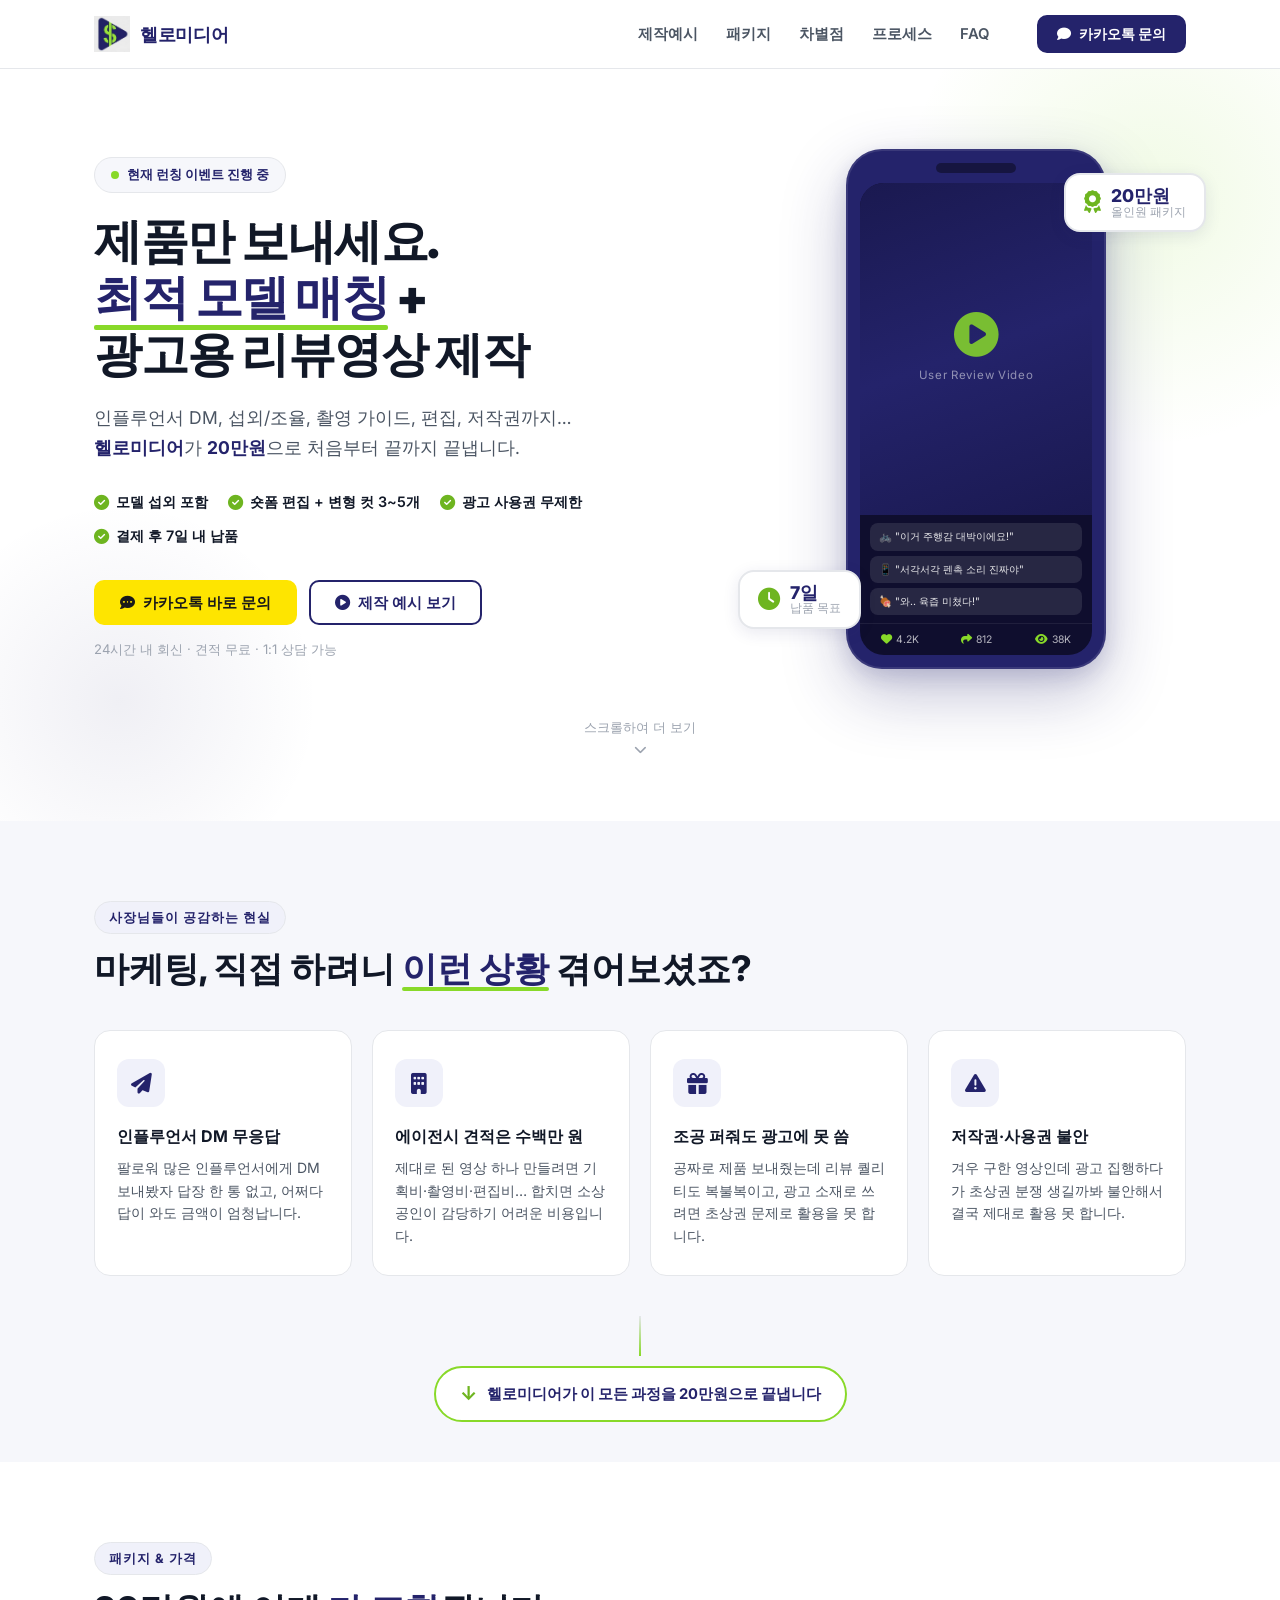
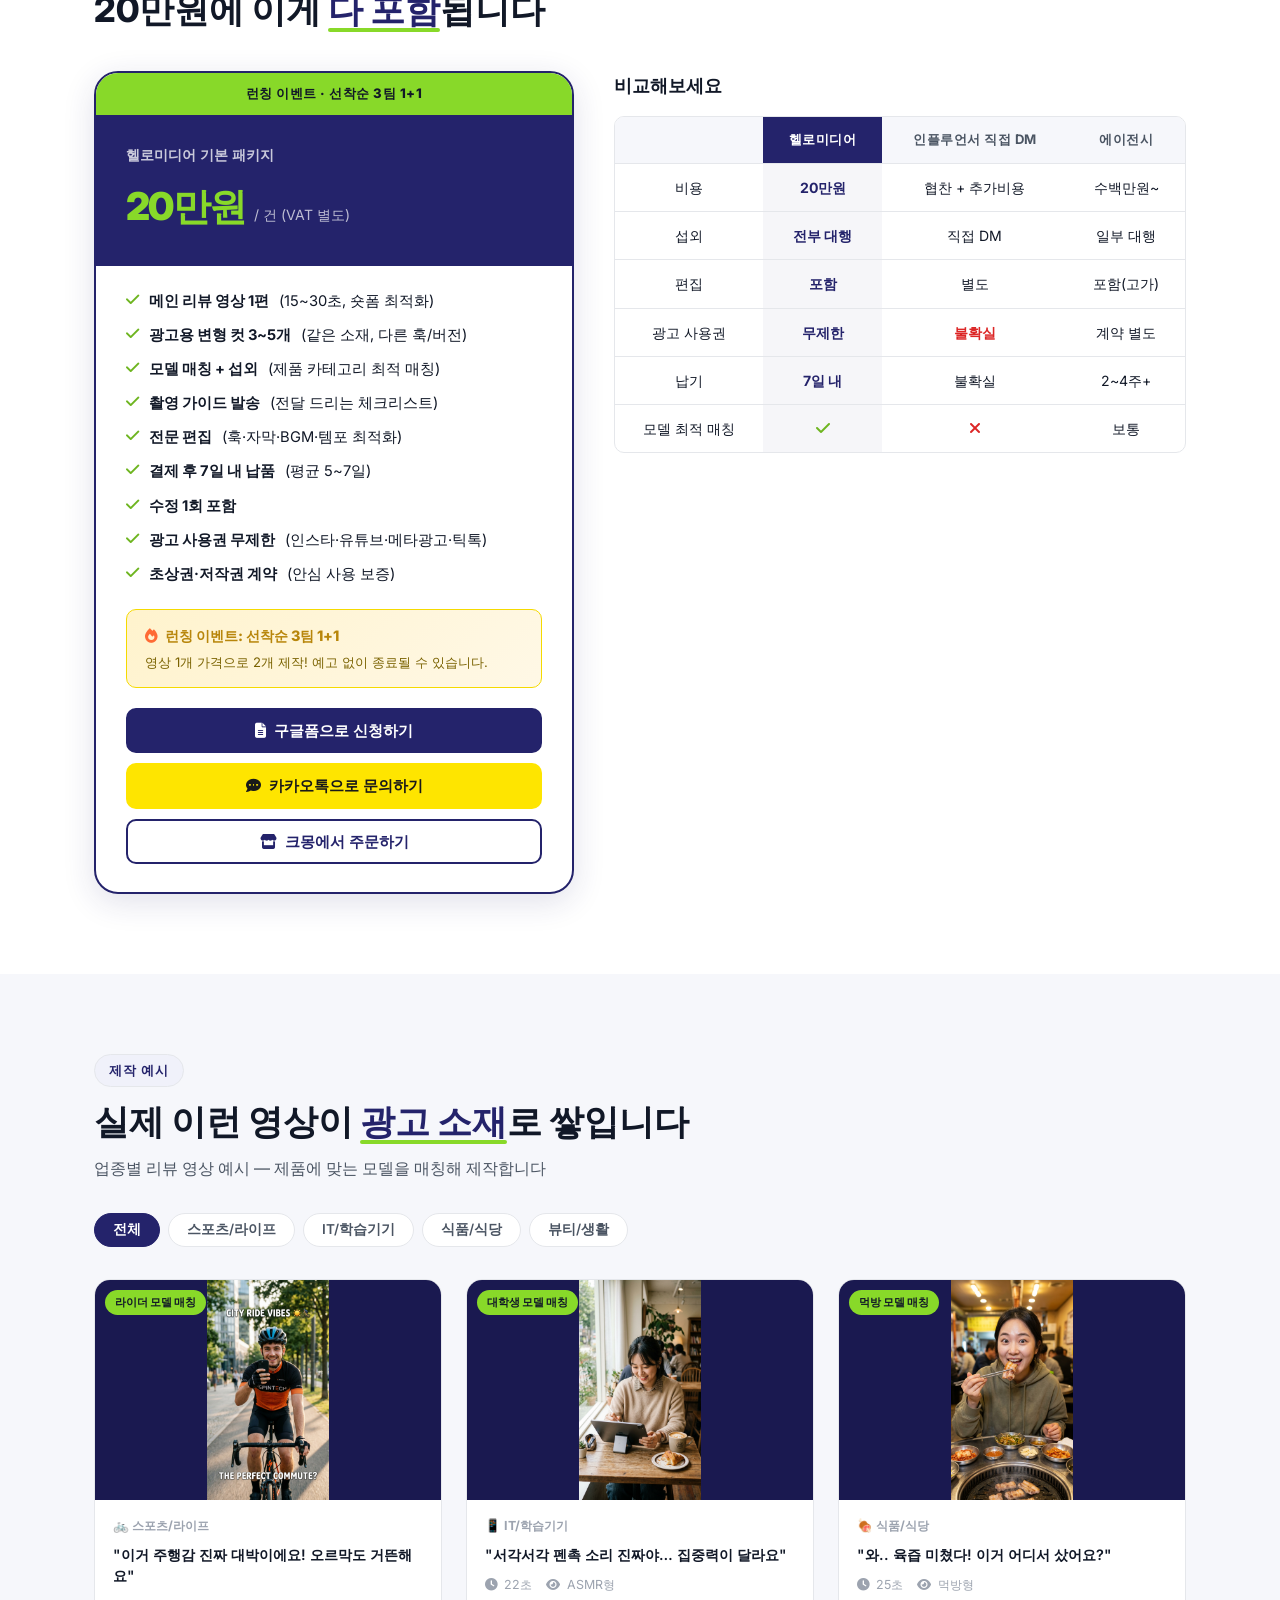
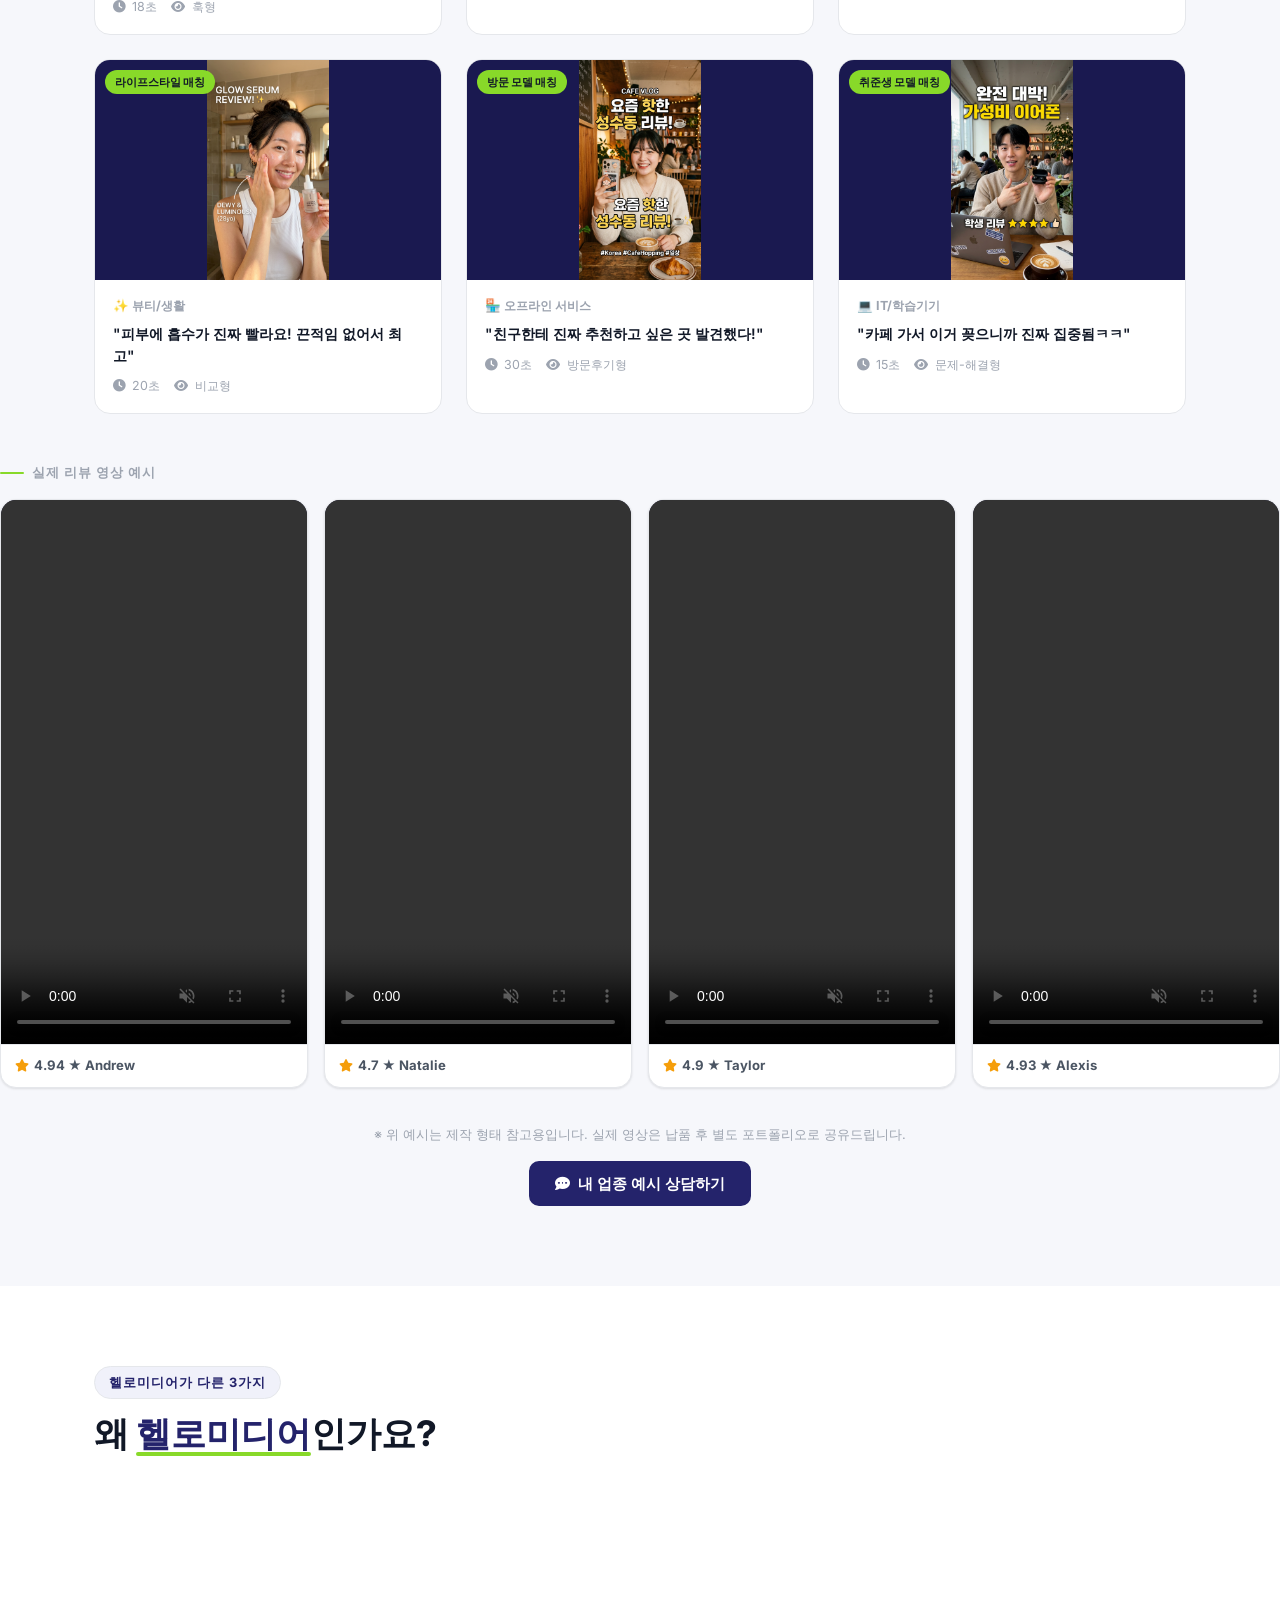
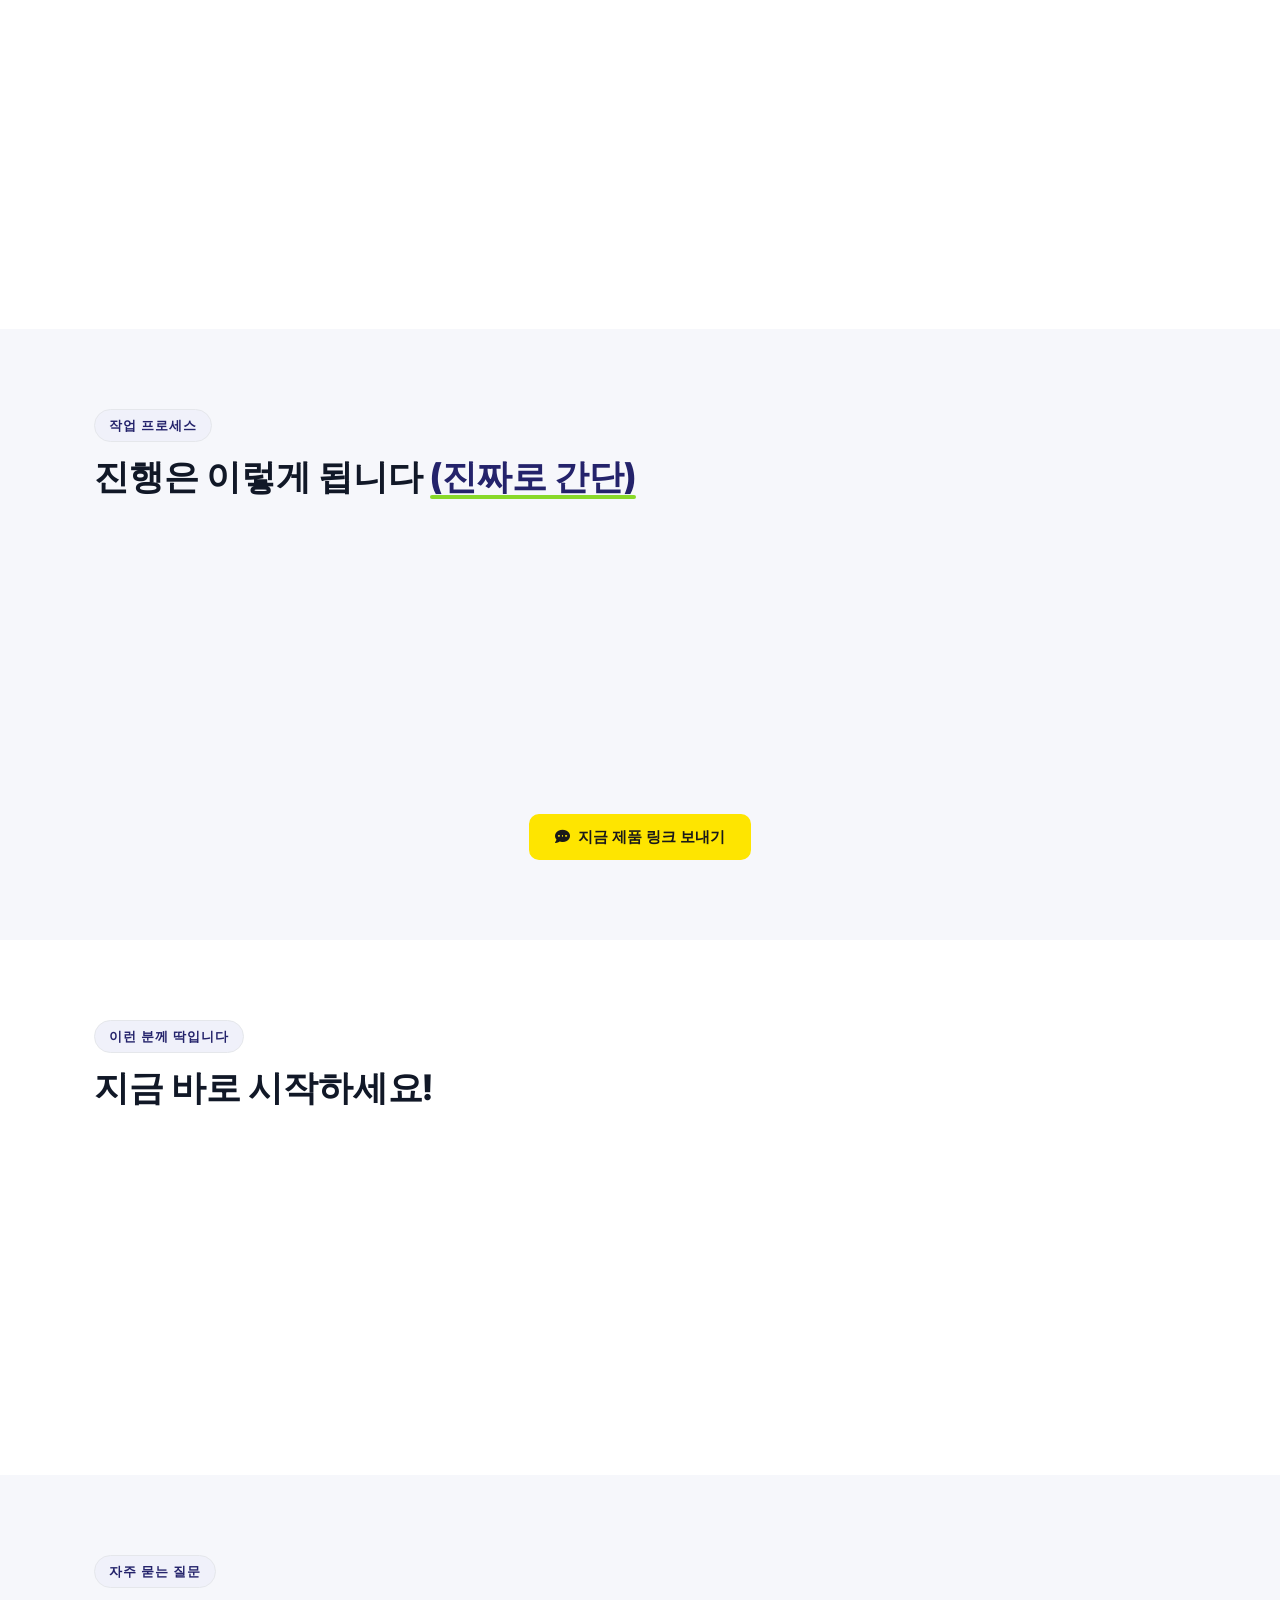
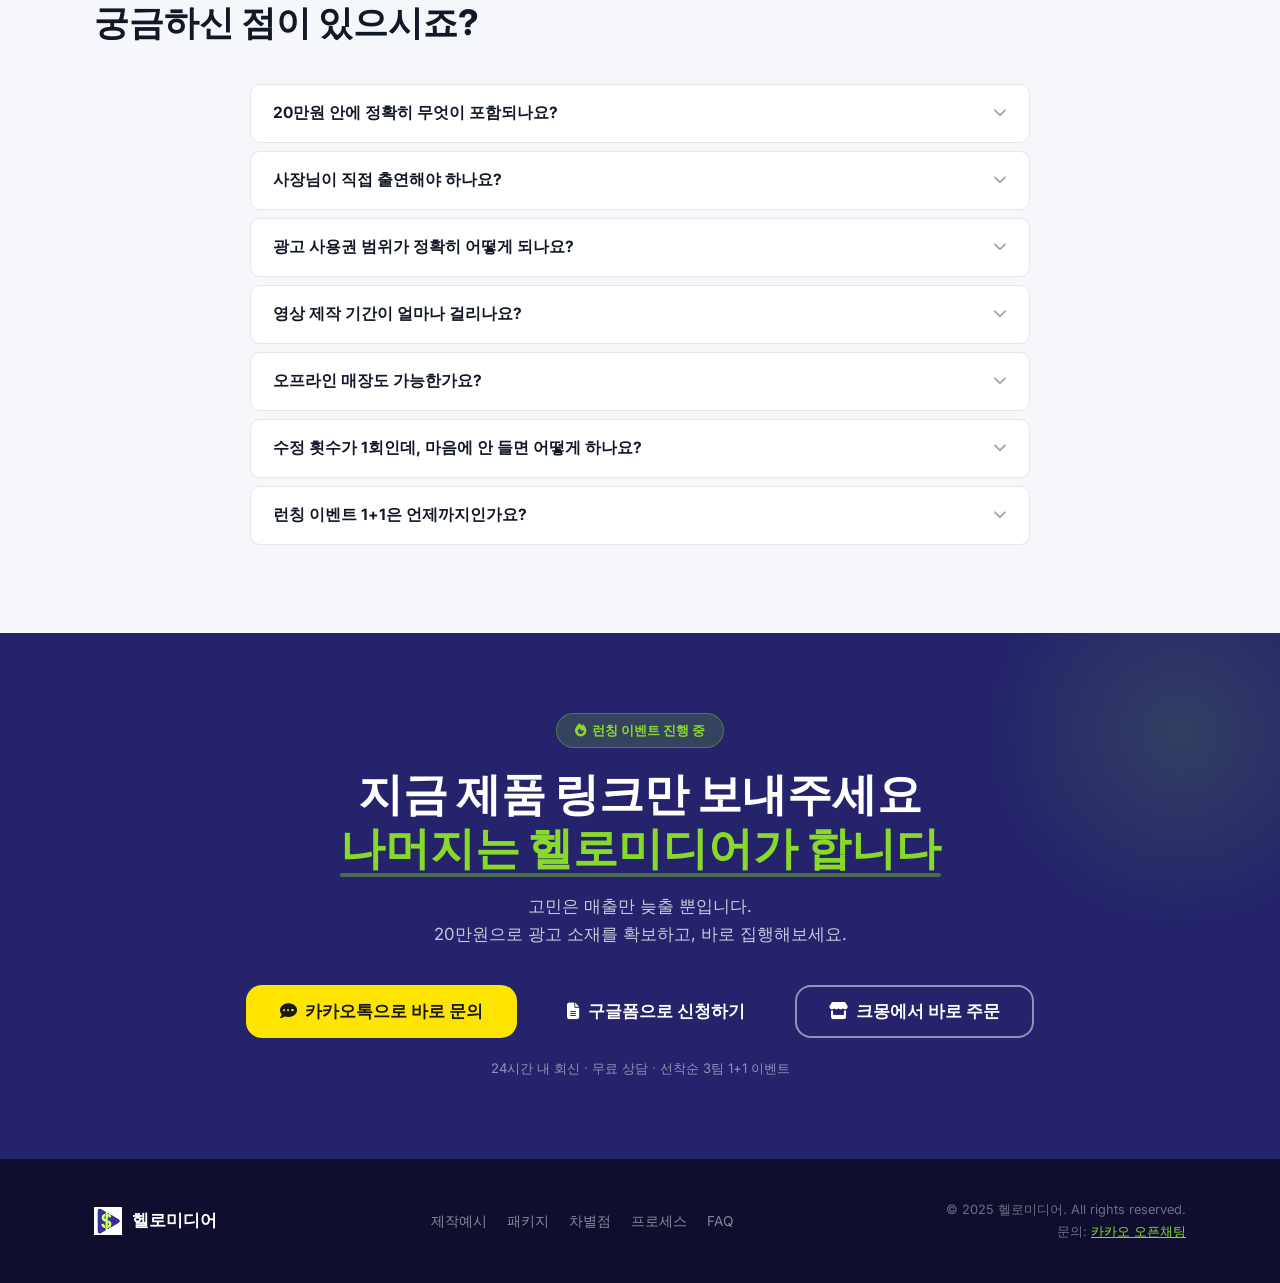
<file: index.html>
<!DOCTYPE html>
<html lang="ko">
<head>
  <meta charset="UTF-8" />
  <meta name="viewport" content="width=device-width, initial-scale=1.0" />
  <title>헬로미디어 | 제품만 보내세요. 최적 모델 매칭 + 광고용 리뷰영상 제작</title>
  <meta name="description" content="20만원에 최적 모델 매칭, 리뷰 영상 제작, 광고 사용권까지. 헬로미디어가 처음부터 끝까지 대행합니다." />
  <link rel="preconnect" href="https://fonts.googleapis.com" />
  <link rel="preconnect" href="https://fonts.gstatic.com" crossorigin />
  <link href="https://fonts.googleapis.com/css2?family=Pretendard:wght@300;400;500;600;700;800&family=Inter:wght@400;500;600;700&display=swap" rel="stylesheet" />
  <link rel="stylesheet" href="https://cdn.jsdelivr.net/npm/@fortawesome/fontawesome-free@6.4.0/css/all.min.css" />
  <link rel="stylesheet" href="css/style.css" />
</head>
<body>

  <!-- ===== HEADER ===== -->
  <header class="site-header" id="top">
    <div class="container header-inner">
      <a href="#top" class="logo">
        <img src="images/logo.png" alt="헬로미디어 로고" class="logo-img" />
        <span class="logo-text">헬로미디어</span>
      </a>
      <nav class="main-nav" id="mainNav">
        <a href="#samples" class="nav-link">제작예시</a>
        <a href="#package" class="nav-link">패키지</a>
        <a href="#difference" class="nav-link">차별점</a>
        <a href="#process" class="nav-link">프로세스</a>
        <a href="#faq" class="nav-link">FAQ</a>
      </nav>
      <a href="https://open.kakao.com/o/srEOdDai" target="_blank" class="btn btn-primary header-cta">
        <i class="fas fa-comment"></i> 카카오톡 문의
      </a>
      <button class="hamburger" id="hamburger" aria-label="메뉴 열기">
        <span></span><span></span><span></span>
      </button>
    </div>
  </header>

  <!-- ===== HERO ===== -->
  <section class="hero-section" id="hero">
    <div class="container hero-inner">
      <div class="hero-text">
        <div class="hero-badge">
          <span class="badge-dot"></span> 현재 런칭 이벤트 진행 중
        </div>
        <h1 class="hero-title">
          제품만 보내세요.<br />
          <span class="highlight">최적 모델 매칭</span> +<br />
          광고용 리뷰영상 제작
        </h1>
        <p class="hero-sub">
          인플루언서 DM, 섭외/조율, 촬영 가이드, 편집, 저작권까지…<br />
          <strong>헬로미디어</strong>가 <strong>20만원</strong>으로 처음부터 끝까지 끝냅니다.
        </p>
        <div class="hero-facts">
          <div class="fact-item"><i class="fas fa-check-circle"></i> 모델 섭외 포함</div>
          <div class="fact-item"><i class="fas fa-check-circle"></i> 숏폼 편집 + 변형 컷 3~5개</div>
          <div class="fact-item"><i class="fas fa-check-circle"></i> 광고 사용권 무제한</div>
          <div class="fact-item"><i class="fas fa-check-circle"></i> 결제 후 7일 내 납품</div>
        </div>
        <div class="hero-ctas">
          <a href="https://open.kakao.com/o/srEOdDai" target="_blank" class="btn btn-kakao">
            <i class="fas fa-comment-dots"></i> 카카오톡 바로 문의
          </a>
          <a href="#samples" class="btn btn-outline">
            <i class="fas fa-play-circle"></i> 제작 예시 보기
          </a>
        </div>
        <p class="hero-microcopy">24시간 내 회신 · 견적 무료 · 1:1 상담 가능</p>
      </div>
      <div class="hero-visual">
        <div class="phone-mockup">
          <div class="phone-frame">
            <div class="phone-notch"></div>
            <div class="phone-screen">
              <div class="video-placeholder">
                <i class="fas fa-play-circle play-icon"></i>
                <div class="video-label">User Review Video</div>
              </div>
              <div class="screen-content">
                <div class="comment-bubble bubble-1">
                  <span>🚲 "이거 주행감 대박이에요!"</span>
                </div>
                <div class="comment-bubble bubble-2">
                  <span>📱 "서각서각 펜촉 소리 진짜야"</span>
                </div>
                <div class="comment-bubble bubble-3">
                  <span>🍖 "와.. 육즙 미쳤다!"</span>
                </div>
              </div>
              <div class="stats-bar">
                <div class="stat">
                  <i class="fas fa-heart"></i>
                  <span>4.2K</span>
                </div>
                <div class="stat">
                  <i class="fas fa-share"></i>
                  <span>812</span>
                </div>
                <div class="stat">
                  <i class="fas fa-eye"></i>
                  <span>38K</span>
                </div>
              </div>
            </div>
          </div>
        </div>
        <div class="hero-badge-float badge-top">
          <i class="fas fa-award"></i>
          <div>
            <div class="badge-num">20만원</div>
            <div class="badge-desc">올인원 패키지</div>
          </div>
        </div>
        <div class="hero-badge-float badge-bottom">
          <i class="fas fa-clock"></i>
          <div>
            <div class="badge-num">7일</div>
            <div class="badge-desc">납품 목표</div>
          </div>
        </div>
      </div>
    </div>
    <div class="hero-scroll-hint">
      <span>스크롤하여 더 보기</span>
      <i class="fas fa-chevron-down"></i>
    </div>
  </section>

  <!-- ===== PAIN POINTS ===== -->
  <section class="pain-section" id="pain">
    <div class="container">
      <div class="section-label">사장님들이 공감하는 현실</div>
      <h2 class="section-title">마케팅, 직접 하려니 <span class="highlight">이런 상황</span> 겪어보셨죠?</h2>
      <div class="pain-grid">
        <div class="pain-card">
          <div class="pain-icon"><i class="fas fa-paper-plane"></i></div>
          <h3>인플루언서 DM 무응답</h3>
          <p>팔로워 많은 인플루언서에게 DM 보내봤자 답장 한 통 없고, 어쩌다 답이 와도 금액이 엄청납니다.</p>
        </div>
        <div class="pain-card">
          <div class="pain-icon"><i class="fas fa-building"></i></div>
          <h3>에이전시 견적은 수백만 원</h3>
          <p>제대로 된 영상 하나 만들려면 기획비·촬영비·편집비… 합치면 소상공인이 감당하기 어려운 비용입니다.</p>
        </div>
        <div class="pain-card">
          <div class="pain-icon"><i class="fas fa-gift"></i></div>
          <h3>조공 퍼줘도 광고에 못 씀</h3>
          <p>공짜로 제품 보내줬는데 리뷰 퀄리티도 복불복이고, 광고 소재로 쓰려면 초상권 문제로 활용을 못 합니다.</p>
        </div>
        <div class="pain-card">
          <div class="pain-icon"><i class="fas fa-exclamation-triangle"></i></div>
          <h3>저작권·사용권 불안</h3>
          <p>겨우 구한 영상인데 광고 집행하다가 초상권 분쟁 생길까봐 불안해서 결국 제대로 활용 못 합니다.</p>
        </div>
      </div>
      <div class="pain-solution-bridge">
        <div class="bridge-line"></div>
        <div class="bridge-text">
          <span class="bridge-arrow">↓</span>
          <strong>헬로미디어가 이 모든 과정을 20만원으로 끝냅니다</strong>
        </div>
      </div>
    </div>
  </section>

  <!-- ===== PACKAGE ===== -->
  <section class="package-section" id="package">
    <div class="container">
      <div class="section-label">패키지 & 가격</div>
      <h2 class="section-title">20만원에 이게 <span class="highlight">다 포함</span>됩니다</h2>
      <div class="package-wrapper">
        <div class="package-card main-package">
          <div class="package-badge-top">런칭 이벤트 · 선착순 3팀 1+1</div>
          <div class="package-header">
            <div class="package-name">헬로미디어 기본 패키지</div>
            <div class="package-price">
              <span class="price-num">20만원</span>
              <span class="price-vat">/ 건 (VAT 별도)</span>
            </div>
          </div>
          <ul class="package-includes">
            <li><i class="fas fa-check"></i> <strong>메인 리뷰 영상 1편</strong> (15~30초, 숏폼 최적화)</li>
            <li><i class="fas fa-check"></i> <strong>광고용 변형 컷 3~5개</strong> (같은 소재, 다른 훅/버전)</li>
            <li><i class="fas fa-check"></i> <strong>모델 매칭 + 섭외</strong> (제품 카테고리 최적 매칭)</li>
            <li><i class="fas fa-check"></i> <strong>촬영 가이드 발송</strong> (전달 드리는 체크리스트)</li>
            <li><i class="fas fa-check"></i> <strong>전문 편집</strong> (훅·자막·BGM·템포 최적화)</li>
            <li><i class="fas fa-check"></i> <strong>결제 후 7일 내 납품</strong> (평균 5~7일)</li>
            <li><i class="fas fa-check"></i> <strong>수정 1회 포함</strong></li>
            <li><i class="fas fa-check"></i> <strong>광고 사용권 무제한</strong> (인스타·유튜브·메타광고·틱톡)</li>
            <li><i class="fas fa-check"></i> <strong>초상권·저작권 계약</strong> (안심 사용 보증)</li>
          </ul>
          <div class="package-event-box">
            <div class="event-title"><i class="fas fa-fire"></i> 런칭 이벤트: 선착순 3팀 1+1</div>
            <div class="event-desc">영상 1개 가격으로 2개 제작! 예고 없이 종료될 수 있습니다.</div>
          </div>
          <div class="package-ctas">
            <a href="https://docs.google.com/forms/d/e/1FAIpQLScUmZcJZhCeZBgffTGgI3rmO5zaN1W32PE9qiKROz8OehsSfQ/viewform?usp=sharing&ouid=110619884620167652365" target="_blank" class="btn btn-primary btn-full">
              <i class="fas fa-file-alt"></i> 구글폼으로 신청하기
            </a>
            <a href="https://open.kakao.com/o/srEOdDai" target="_blank" class="btn btn-kakao btn-full">
              <i class="fas fa-comment-dots"></i> 카카오톡으로 문의하기
            </a>
            <a href="https://kmong.com/gig/746267" target="_blank" class="btn btn-outline btn-full">
              <i class="fas fa-store"></i> 크몽에서 주문하기
            </a>
          </div>
        </div>
        <div class="compare-table-wrap">
          <h3 class="compare-title">비교해보세요</h3>
          <table class="compare-table">
            <thead>
              <tr>
                <th></th>
                <th class="highlight-col">헬로미디어</th>
                <th>인플루언서 직접 DM</th>
                <th>에이전시</th>
              </tr>
            </thead>
            <tbody>
              <tr>
                <td>비용</td>
                <td class="highlight-col"><strong>20만원</strong></td>
                <td>협찬 + 추가비용</td>
                <td>수백만원~</td>
              </tr>
              <tr>
                <td>섭외</td>
                <td class="highlight-col">전부 대행</td>
                <td>직접 DM</td>
                <td>일부 대행</td>
              </tr>
              <tr>
                <td>편집</td>
                <td class="highlight-col">포함</td>
                <td>별도</td>
                <td>포함(고가)</td>
              </tr>
              <tr>
                <td>광고 사용권</td>
                <td class="highlight-col"><strong>무제한</strong></td>
                <td><span class="td-danger">불확실</span></td>
                <td>계약 별도</td>
              </tr>
              <tr>
                <td>납기</td>
                <td class="highlight-col">7일 내</td>
                <td>불확실</td>
                <td>2~4주+</td>
              </tr>
              <tr>
                <td>모델 최적 매칭</td>
                <td class="highlight-col"><i class="fas fa-check td-check"></i></td>
                <td><i class="fas fa-times td-cross"></i></td>
                <td>보통</td>
              </tr>
            </tbody>
          </table>
        </div>
      </div>
    </div>
  </section>

  <!-- ===== SAMPLES ===== -->
  <section class="samples-section" id="samples">
    <div class="container">
      <div class="section-label">제작 예시</div>
      <h2 class="section-title">실제 이런 영상이 <span class="highlight">광고 소재</span>로 쌓입니다</h2>
      <p class="section-sub">업종별 리뷰 영상 예시 — 제품에 맞는 모델을 매칭해 제작합니다</p>

      <div class="samples-filter">
        <button class="filter-btn active" data-filter="all">전체</button>
        <button class="filter-btn" data-filter="sports">스포츠/라이프</button>
        <button class="filter-btn" data-filter="it">IT/학습기기</button>
        <button class="filter-btn" data-filter="food">식품/식당</button>
        <button class="filter-btn" data-filter="beauty">뷰티/생활</button>
      </div>

      <div class="samples-grid" id="samplesGrid">

        <!-- Sports -->
        <div class="sample-card" data-category="sports">
          <div class="sample-thumb">
            <div class="sample-play-overlay">
              <i class="fas fa-play-circle"></i>
            </div>
            <img src="images/sample-sports.jpg" alt="자전거 라이더 리뷰 예시" class="sample-img" />
            <div class="sample-badge">라이더 모델 매칭</div>
          </div>
          <div class="sample-info">
            <div class="sample-tag">🚲 스포츠/라이프</div>
            <p class="sample-quote">"이거 주행감 진짜 대박이에요! 오르막도 거뜬해요"</p>
            <div class="sample-meta">
              <span><i class="fas fa-clock"></i> 18초</span>
              <span><i class="fas fa-eye"></i> 훅형</span>
            </div>
          </div>
        </div>

        <!-- IT -->
        <div class="sample-card" data-category="it">
          <div class="sample-thumb">
            <div class="sample-play-overlay">
              <i class="fas fa-play-circle"></i>
            </div>
            <img src="images/sample-ipad.jpg" alt="아이패드 용품 리뷰 예시" class="sample-img" />
            <div class="sample-badge">대학생 모델 매칭</div>
          </div>
          <div class="sample-info">
            <div class="sample-tag">📱 IT/학습기기</div>
            <p class="sample-quote">"서각서각 펜촉 소리 진짜야… 집중력이 달라요"</p>
            <div class="sample-meta">
              <span><i class="fas fa-clock"></i> 22초</span>
              <span><i class="fas fa-eye"></i> ASMR형</span>
            </div>
          </div>
        </div>

        <!-- Food -->
        <div class="sample-card" data-category="food">
          <div class="sample-thumb">
            <div class="sample-play-overlay">
              <i class="fas fa-play-circle"></i>
            </div>
            <img src="images/sample-food.jpg" alt="식품 먹방 리뷰 예시" class="sample-img" />
            <div class="sample-badge">먹방 모델 매칭</div>
          </div>
          <div class="sample-info">
            <div class="sample-tag">🍖 식품/식당</div>
            <p class="sample-quote">"와.. 육즙 미쳤다! 이거 어디서 샀어요?"</p>
            <div class="sample-meta">
              <span><i class="fas fa-clock"></i> 25초</span>
              <span><i class="fas fa-eye"></i> 먹방형</span>
            </div>
          </div>
        </div>

        <!-- Beauty -->
        <div class="sample-card" data-category="beauty">
          <div class="sample-thumb">
            <div class="sample-play-overlay">
              <i class="fas fa-play-circle"></i>
            </div>
            <img src="images/sample-beauty.jpg" alt="뷰티 스킨케어 리뷰 예시" class="sample-img" />
            <div class="sample-badge">라이프스타일 매칭</div>
          </div>
          <div class="sample-info">
            <div class="sample-tag">✨ 뷰티/생활</div>
            <p class="sample-quote">"피부에 흡수가 진짜 빨라요! 끈적임 없어서 최고"</p>
            <div class="sample-meta">
              <span><i class="fas fa-clock"></i> 20초</span>
              <span><i class="fas fa-eye"></i> 비교형</span>
            </div>
          </div>
        </div>

        <!-- Offline -->
        <div class="sample-card" data-category="sports">
          <div class="sample-thumb">
            <div class="sample-play-overlay">
              <i class="fas fa-play-circle"></i>
            </div>
            <img src="images/sample-offline.jpg" alt="오프라인 매장 방문 리뷰 예시" class="sample-img" />
            <div class="sample-badge">방문 모델 매칭</div>
          </div>
          <div class="sample-info">
            <div class="sample-tag">🏪 오프라인 서비스</div>
            <p class="sample-quote">"친구한테 진짜 추천하고 싶은 곳 발견했다!"</p>
            <div class="sample-meta">
              <span><i class="fas fa-clock"></i> 30초</span>
              <span><i class="fas fa-eye"></i> 방문후기형</span>
            </div>
          </div>
        </div>

        <!-- IT 2 -->
        <div class="sample-card" data-category="it">
          <div class="sample-thumb">
            <div class="sample-play-overlay">
              <i class="fas fa-play-circle"></i>
            </div>
            <img src="images/sample-it2.jpg" alt="노트북 악세서리 리뷰 예시" class="sample-img" />
            <div class="sample-badge">취준생 모델 매칭</div>
          </div>
          <div class="sample-info">
            <div class="sample-tag">💻 IT/학습기기</div>
            <p class="sample-quote">"카페 가서 이거 꽂으니까 진짜 집중됨ㅋㅋ"</p>
            <div class="sample-meta">
              <span><i class="fas fa-clock"></i> 15초</span>
              <span><i class="fas fa-eye"></i> 문제-해결형</span>
            </div>
          </div>
        </div>

      </div>

      </div>

      <!-- ===== 실제 리뷰 영상 4개 ===== -->
      <div class="video-row-wrap">
        <div class="video-row-label">실제 리뷰 영상 예시</div>
        <div class="video-row">
          <div class="video-item">
            <video controls playsinline webkit-playsinline muted loop preload="metadata">
              <source src="https://billo.app/wp-content/uploads/2025/04/8-Health_Wellness_169096_Andrew_Michigan_4.94.mp4" type="video/mp4" />
            </video>
            <div class="video-caption"><i class="fas fa-star"></i> 4.94 ★ Andrew</div>
          </div>
          <div class="video-item">
            <video controls playsinline webkit-playsinline muted loop preload="metadata">
              <source src="https://billo.app/wp-content/uploads/2025/04/7-Health_Wellness_326618_Natalie_California_4.7.mp4" type="video/mp4" />
            </video>
            <div class="video-caption"><i class="fas fa-star"></i> 4.7 ★ Natalie</div>
          </div>
          <div class="video-item">
            <video controls playsinline webkit-playsinline muted loop preload="metadata">
              <source src="https://billo.app/wp-content/uploads/2025/04/6-Health_Wellness_260376_Taylor_Florida_4.9.mp4" type="video/mp4" />
            </video>
            <div class="video-caption"><i class="fas fa-star"></i> 4.9 ★ Taylor</div>
          </div>
          <div class="video-item">
            <video controls playsinline webkit-playsinline muted loop preload="metadata">
              <source src="https://billo.app/wp-content/uploads/2025/04/5-Health_Wellness_111465_Alexis_California_4.93.mp4" type="video/mp4" />
            </video>
            <div class="video-caption"><i class="fas fa-star"></i> 4.93 ★ Alexis</div>
          </div>
        </div>
      </div>

      <div class="samples-cta-area">
        <p class="samples-note">※ 위 예시는 제작 형태 참고용입니다. 실제 영상은 납품 후 별도 포트폴리오로 공유드립니다.</p>
        <a href="https://open.kakao.com/o/srEOdDai" target="_blank" class="btn btn-primary">
          <i class="fas fa-comment-dots"></i> 내 업종 예시 상담하기
        </a>
      </div>
    </div>
  </section>

  <!-- ===== DIFFERENCE ===== -->
  <section class="difference-section" id="difference">
    <div class="container">
      <div class="section-label">헬로미디어가 다른 3가지</div>
      <h2 class="section-title">왜 <span class="highlight">헬로미디어</span>인가요?</h2>
      <div class="diff-grid">
        <div class="diff-card">
          <div class="diff-num">01</div>
          <div class="diff-icon"><i class="fas fa-users"></i></div>
          <h3>최적의 모델을 찾습니다</h3>
          <p>
            사장님이 직접 찍는 게 아닙니다. <br />
            자전거면 <strong>실제 라이더</strong>, 아이패드 용품이면 <strong>대학생</strong>, 식품이면 <strong>진짜 먹방러</strong>… 제품 성격에 딱 맞는 '진짜 모델'을 매칭합니다.<br />
            <span class="diff-sub">(AI 아님, 특정 1명 아님 — 제품마다 새로 매칭)</span>
          </p>
        </div>
        <div class="diff-card">
          <div class="diff-num">02</div>
          <div class="diff-icon"><i class="fas fa-box-open"></i></div>
          <h3>제품만 보내세요 (풀패키지)</h3>
          <p>
            모델 섭외, 제품 전달, 촬영 가이드, 전문 편집, 납품까지…<br />
            이 복잡하고 귀찮은 일을 <strong>사장님이 하실 필요 없습니다</strong>.<br />
            처음부터 끝까지 헬로미디어가 풀패키지로 대행합니다.
          </p>
        </div>
        <div class="diff-card">
          <div class="diff-num">03</div>
          <div class="diff-icon"><i class="fas fa-shield-alt"></i></div>
          <h3>광고에 즉시 사용 가능한 자산</h3>
          <p>
            어렵게 받은 리뷰, 저작권 때문에 불안하셨죠?<br />
            헬로미디어가 만든 영상은 <strong>초상권·사용권 계약 완비</strong>.<br />
            인스타, 유튜브, 메타광고, 틱톡에 <strong>평생 무제한 활용</strong> 가능합니다.
          </p>
        </div>
      </div>
    </div>
  </section>

  <!-- ===== PROCESS ===== -->
  <section class="process-section" id="process">
    <div class="container">
      <div class="section-label">작업 프로세스</div>
      <h2 class="section-title">진행은 이렇게 됩니다 <span class="highlight">(진짜로 간단)</span></h2>
      <div class="process-steps">
        <div class="process-step">
          <div class="step-num">1</div>
          <div class="step-icon"><i class="fas fa-comments"></i></div>
          <h3>채팅 상담</h3>
          <p>제품 링크나 사진만 보내주세요. 업종·타겟·톤 확인 후 견적 안내드립니다.</p>
          <div class="step-arrow"><i class="fas fa-chevron-right"></i></div>
        </div>
        <div class="process-step">
          <div class="step-num">2</div>
          <div class="step-icon"><i class="fas fa-user-check"></i></div>
          <h3>모델 매칭</h3>
          <p>제품에 가장 어울리는 모델을 섭외하고 촬영 가이드를 발송합니다.</p>
          <div class="step-arrow"><i class="fas fa-chevron-right"></i></div>
        </div>
        <div class="process-step">
          <div class="step-num">3</div>
          <div class="step-icon"><i class="fas fa-video"></i></div>
          <h3>촬영 & 편집</h3>
          <p>원본 수령 후 훅·자막·BGM·템포까지 숏폼 문법에 맞게 전문 편집합니다.</p>
          <div class="step-arrow"><i class="fas fa-chevron-right"></i></div>
        </div>
        <div class="process-step">
          <div class="step-num">4</div>
          <div class="step-icon"><i class="fas fa-paper-plane"></i></div>
          <h3>최종 납품</h3>
          <p>광고 집행 가능한 파일 + 변형 컷 3~5개를 전달드립니다. (결제 후 7일 내)</p>
        </div>
      </div>
      <div class="process-cta">
        <a href="https://open.kakao.com/o/srEOdDai" target="_blank" class="btn btn-kakao">
          <i class="fas fa-comment-dots"></i> 지금 제품 링크 보내기
        </a>
      </div>
    </div>
  </section>

  <!-- ===== TARGET ===== -->
  <section class="target-section" id="target">
    <div class="container">
      <div class="section-label">이런 분께 딱입니다</div>
      <h2 class="section-title">지금 바로 시작하세요!</h2>
      <div class="target-grid">
        <div class="target-item">
          <span class="target-emoji">🚲</span>
          <div>
            <strong>자전거·아웃도어 사장님</strong>
            <p>"이거 주행감 대박이에요!" — 라이더 모델 매칭</p>
          </div>
        </div>
        <div class="target-item">
          <span class="target-emoji">📱</span>
          <div>
            <strong>IT·학습기기 사장님</strong>
            <p>"서각서각 펜촉 소리 진짜야!" — 대학생·취준생 매칭</p>
          </div>
        </div>
        <div class="target-item">
          <span class="target-emoji">🍖</span>
          <div>
            <strong>식품·식당 사장님</strong>
            <p>"와.. 육즙 미쳤다!" — 먹방 모델 매칭</p>
          </div>
        </div>
        <div class="target-item">
          <span class="target-emoji">🏪</span>
          <div>
            <strong>오프라인 서비스 사장님</strong>
            <p>매장 직접 방문해줄 모델을 찾아드립니다</p>
          </div>
        </div>
        <div class="target-item">
          <span class="target-emoji">✨</span>
          <div>
            <strong>뷰티·생활용품 사장님</strong>
            <p>사용법·효과를 자연스럽게 보여주는 리뷰 제작</p>
          </div>
        </div>
        <div class="target-item">
          <span class="target-emoji">🛍️</span>
          <div>
            <strong>온라인 셀러·스마트스토어</strong>
            <p>상세페이지+광고에 바로 붙일 소재 확보</p>
          </div>
        </div>
      </div>
    </div>
  </section>

  <!-- ===== FAQ ===== -->
  <section class="faq-section" id="faq">
    <div class="container">
      <div class="section-label">자주 묻는 질문</div>
      <h2 class="section-title">궁금하신 점이 있으시죠?</h2>
      <div class="faq-list">

        <div class="faq-item">
          <button class="faq-q" aria-expanded="false">
            <span>20만원 안에 정확히 무엇이 포함되나요?</span>
            <i class="fas fa-chevron-down faq-arrow"></i>
          </button>
          <div class="faq-a">
            <p>메인 리뷰 영상 1편(15~30초) + 같은 소재로 편집한 광고용 변형 컷 3~5개가 포함됩니다. 모델 섭외, 촬영 가이드 발송, 전문 편집(훅·자막·BGM·템포), 수정 1회, 광고 사용권(무제한)까지 모두 포함입니다. 제품 배송 비용은 사장님 부담입니다.</p>
          </div>
        </div>

        <div class="faq-item">
          <button class="faq-q" aria-expanded="false">
            <span>사장님이 직접 출연해야 하나요?</span>
            <i class="fas fa-chevron-down faq-arrow"></i>
          </button>
          <div class="faq-a">
            <p>전혀 아닙니다. 100% 헬로미디어가 섭외한 모델이 출연합니다. 얼굴 없이 손과 제품만 나오는 형태, 나레이션 위주, 먹방 등 원하시는 스타일을 상담 시 말씀해 주시면 맞춰드립니다.</p>
          </div>
        </div>

        <div class="faq-item">
          <button class="faq-q" aria-expanded="false">
            <span>광고 사용권 범위가 정확히 어떻게 되나요?</span>
            <i class="fas fa-chevron-down faq-arrow"></i>
          </button>
          <div class="faq-a">
            <p>납품된 영상은 인스타그램 릴스, 유튜브 쇼츠, 틱톡, 메타(Facebook/Instagram) 광고, 구글 광고 소재로 무제한 활용 가능합니다. 2차 가공(컷 편집 등)도 자유롭게 하실 수 있습니다. 모델과의 초상권·사용권 계약서를 함께 제공드려 안심하고 사용하실 수 있습니다.</p>
          </div>
        </div>

        <div class="faq-item">
          <button class="faq-q" aria-expanded="false">
            <span>영상 제작 기간이 얼마나 걸리나요?</span>
            <i class="fas fa-chevron-down faq-arrow"></i>
          </button>
          <div class="faq-a">
            <p>결제 및 제품 발송 완료 후 평균 5~7일, 최대 10일 내 납품을 목표로 합니다. 모델 스케줄·배송 상황에 따라 다소 달라질 수 있으며, 진행 상황은 카카오톡으로 실시간 업데이트 드립니다.</p>
          </div>
        </div>

        <div class="faq-item">
          <button class="faq-q" aria-expanded="false">
            <span>오프라인 매장도 가능한가요?</span>
            <i class="fas fa-chevron-down faq-arrow"></i>
          </button>
          <div class="faq-a">
            <p>가능합니다. 매장 위치와 콘셉트를 공유해주시면, 직접 방문해줄 모델을 매칭해드립니다. 매장 방문 리뷰, 서비스 체험 후기 등 다양한 형태로 제작 가능합니다. 지역에 따라 이동 비용이 추가될 수 있으니 상담 시 문의해 주세요.</p>
          </div>
        </div>

        <div class="faq-item">
          <button class="faq-q" aria-expanded="false">
            <span>수정 횟수가 1회인데, 마음에 안 들면 어떻게 하나요?</span>
            <i class="fas fa-chevron-down faq-arrow"></i>
          </button>
          <div class="faq-a">
            <p>처음 상담 시 원하시는 느낌, 레퍼런스 영상, 강조하고 싶은 포인트를 최대한 상세히 공유해주시면 수정 없이도 만족스러운 결과물이 나올 수 있도록 합니다. 수정 1회는 자막 수정, 자르기/컷 조정, BGM 변경 등을 포함합니다. 추가 수정은 건당 별도 협의 후 진행합니다.</p>
          </div>
        </div>

        <div class="faq-item">
          <button class="faq-q" aria-expanded="false">
            <span>런칭 이벤트 1+1은 언제까지인가요?</span>
            <i class="fas fa-chevron-down faq-arrow"></i>
          </button>
          <div class="faq-a">
            <p>선착순 3팀 한정 이벤트로, 별도 종료 공지 없이 마감됩니다. 고민은 매출만 늦출 뿐입니다. 지금 바로 카카오톡으로 문의해 이벤트 가능 여부를 확인해 보세요!</p>
          </div>
        </div>

      </div>
    </div>
  </section>

  <!-- ===== FINAL CTA ===== -->
  <section class="final-cta-section" id="contact">
    <div class="container">
      <div class="final-cta-inner">
        <div class="final-cta-badge"><i class="fas fa-fire"></i> 런칭 이벤트 진행 중</div>
        <h2 class="final-cta-title">
          지금 제품 링크만 보내주세요<br />
          <span class="highlight">나머지는 헬로미디어가 합니다</span>
        </h2>
        <p class="final-cta-sub">
          고민은 매출만 늦출 뿐입니다.<br />
          20만원으로 광고 소재를 확보하고, 바로 집행해보세요.
        </p>
        <div class="final-cta-buttons">
          <a href="https://open.kakao.com/o/srEOdDai" target="_blank" class="btn btn-kakao btn-lg">
            <i class="fas fa-comment-dots"></i> 카카오톡으로 바로 문의
          </a>
          <a href="https://docs.google.com/forms/d/e/1FAIpQLScUmZcJZhCeZBgffTGgI3rmO5zaN1W32PE9qiKROz8OehsSfQ/viewform?usp=sharing&ouid=110619884620167652365" target="_blank" class="btn btn-primary btn-lg">
            <i class="fas fa-file-alt"></i> 구글폼으로 신청하기
          </a>
          <a href="https://kmong.com/gig/746267" target="_blank" class="btn btn-outline-white btn-lg">
            <i class="fas fa-store"></i> 크몽에서 바로 주문
          </a>
        </div>
        <p class="final-microcopy">24시간 내 회신 · 무료 상담 · 선착순 3팀 1+1 이벤트</p>
      </div>
    </div>
  </section>

  <!-- ===== FOOTER ===== -->
  <footer class="site-footer">
    <div class="container footer-inner">
      <div class="footer-logo">
        <img src="images/logo.png" alt="헬로미디어" class="footer-logo-img" />
        <span>헬로미디어</span>
      </div>
      <div class="footer-links">
        <a href="#samples">제작예시</a>
        <a href="#package">패키지</a>
        <a href="#difference">차별점</a>
        <a href="#process">프로세스</a>
        <a href="#faq">FAQ</a>
      </div>
      <div class="footer-copy">
        © 2025 헬로미디어. All rights reserved.<br />
        <span>문의: <a href="https://open.kakao.com/o/srEOdDai" target="_blank">카카오 오픈채팅</a></span>
      </div>
    </div>
  </footer>

  <!-- ===== FLOATING CTA (Mobile) ===== -->
  <div class="floating-cta" id="floatingCta">
    <a href="https://open.kakao.com/o/srEOdDai" target="_blank" class="float-btn float-kakao">
      <i class="fas fa-comment-dots"></i>
      <span>카카오톡 문의</span>
    </a>
    <a href="https://docs.google.com/forms/d/e/1FAIpQLScUmZcJZhCeZBgffTGgI3rmO5zaN1W32PE9qiKROz8OehsSfQ/viewform?usp=sharing&ouid=110619884620167652365" target="_blank" class="float-btn float-form">
      <i class="fas fa-file-alt"></i>
      <span>신청하기</span>
    </a>
  </div>

  <script src="js/main.js"></script>
</body>
</html>
</file>
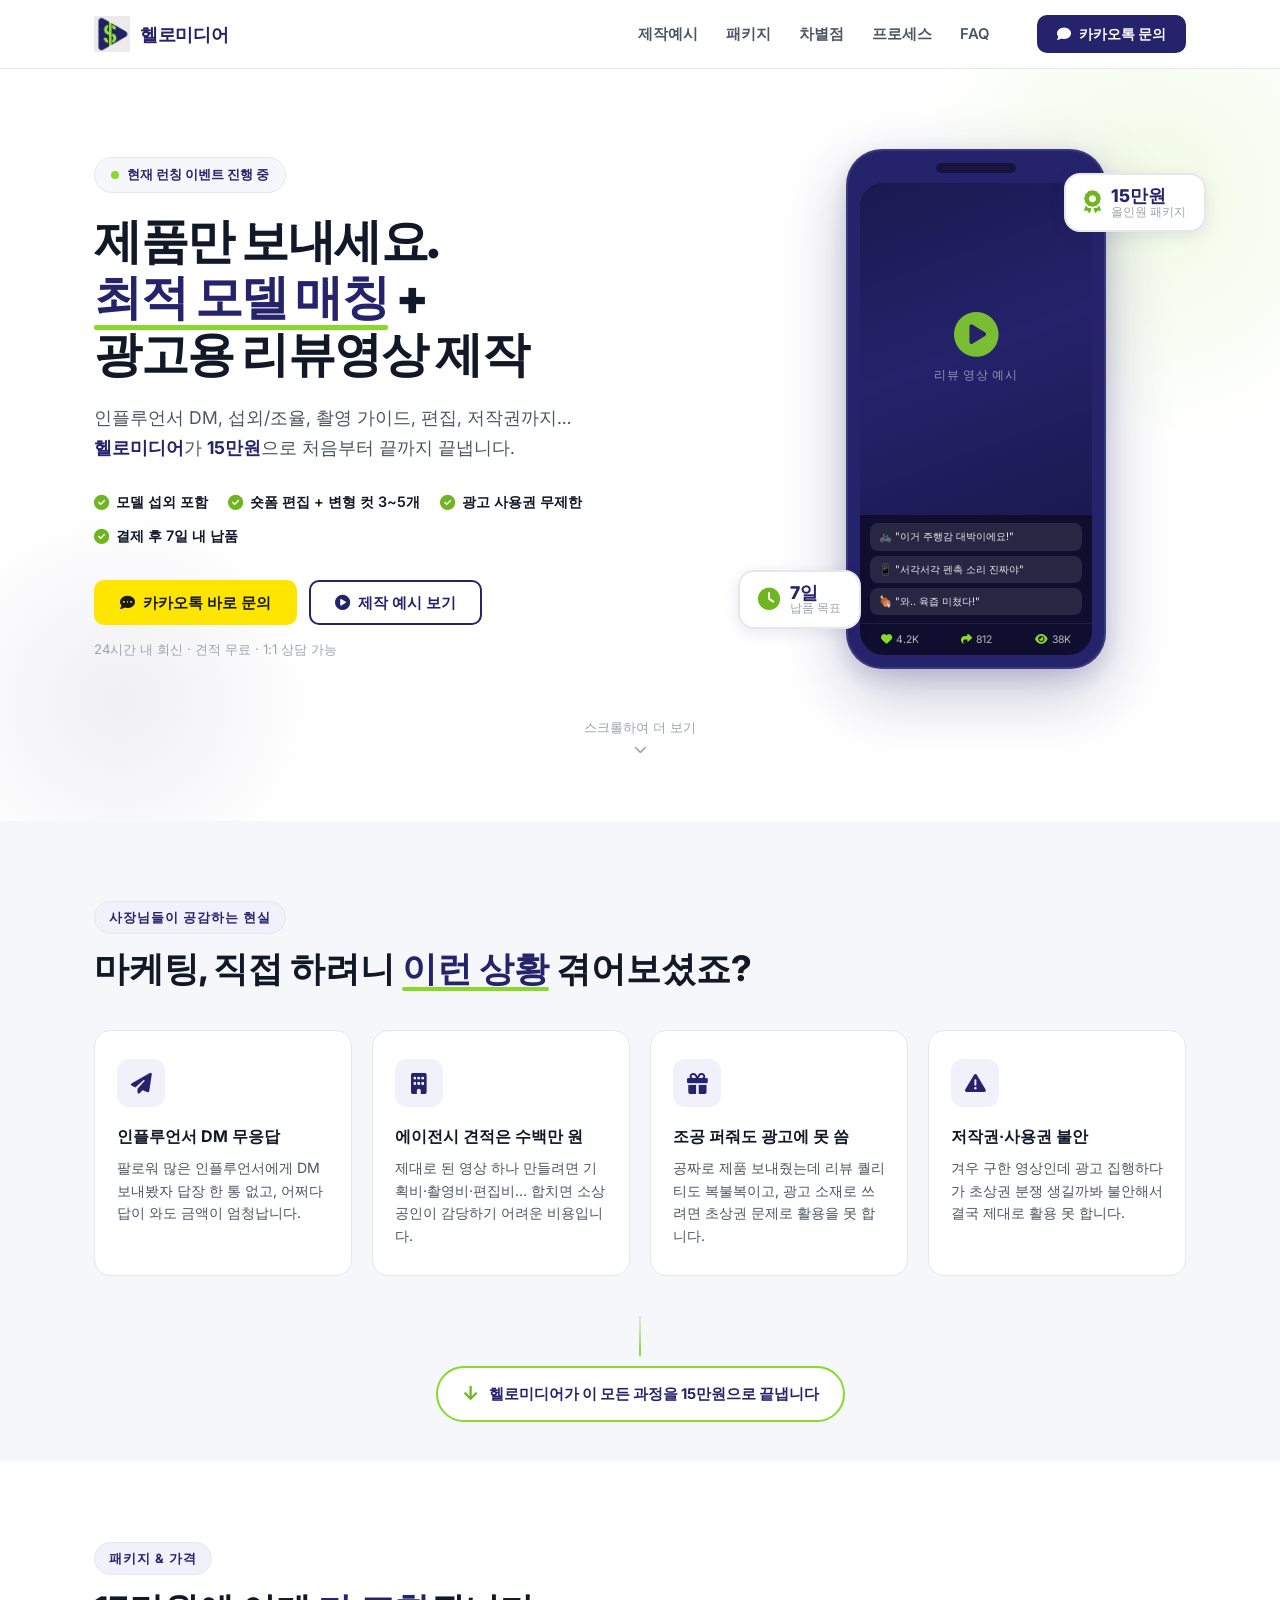
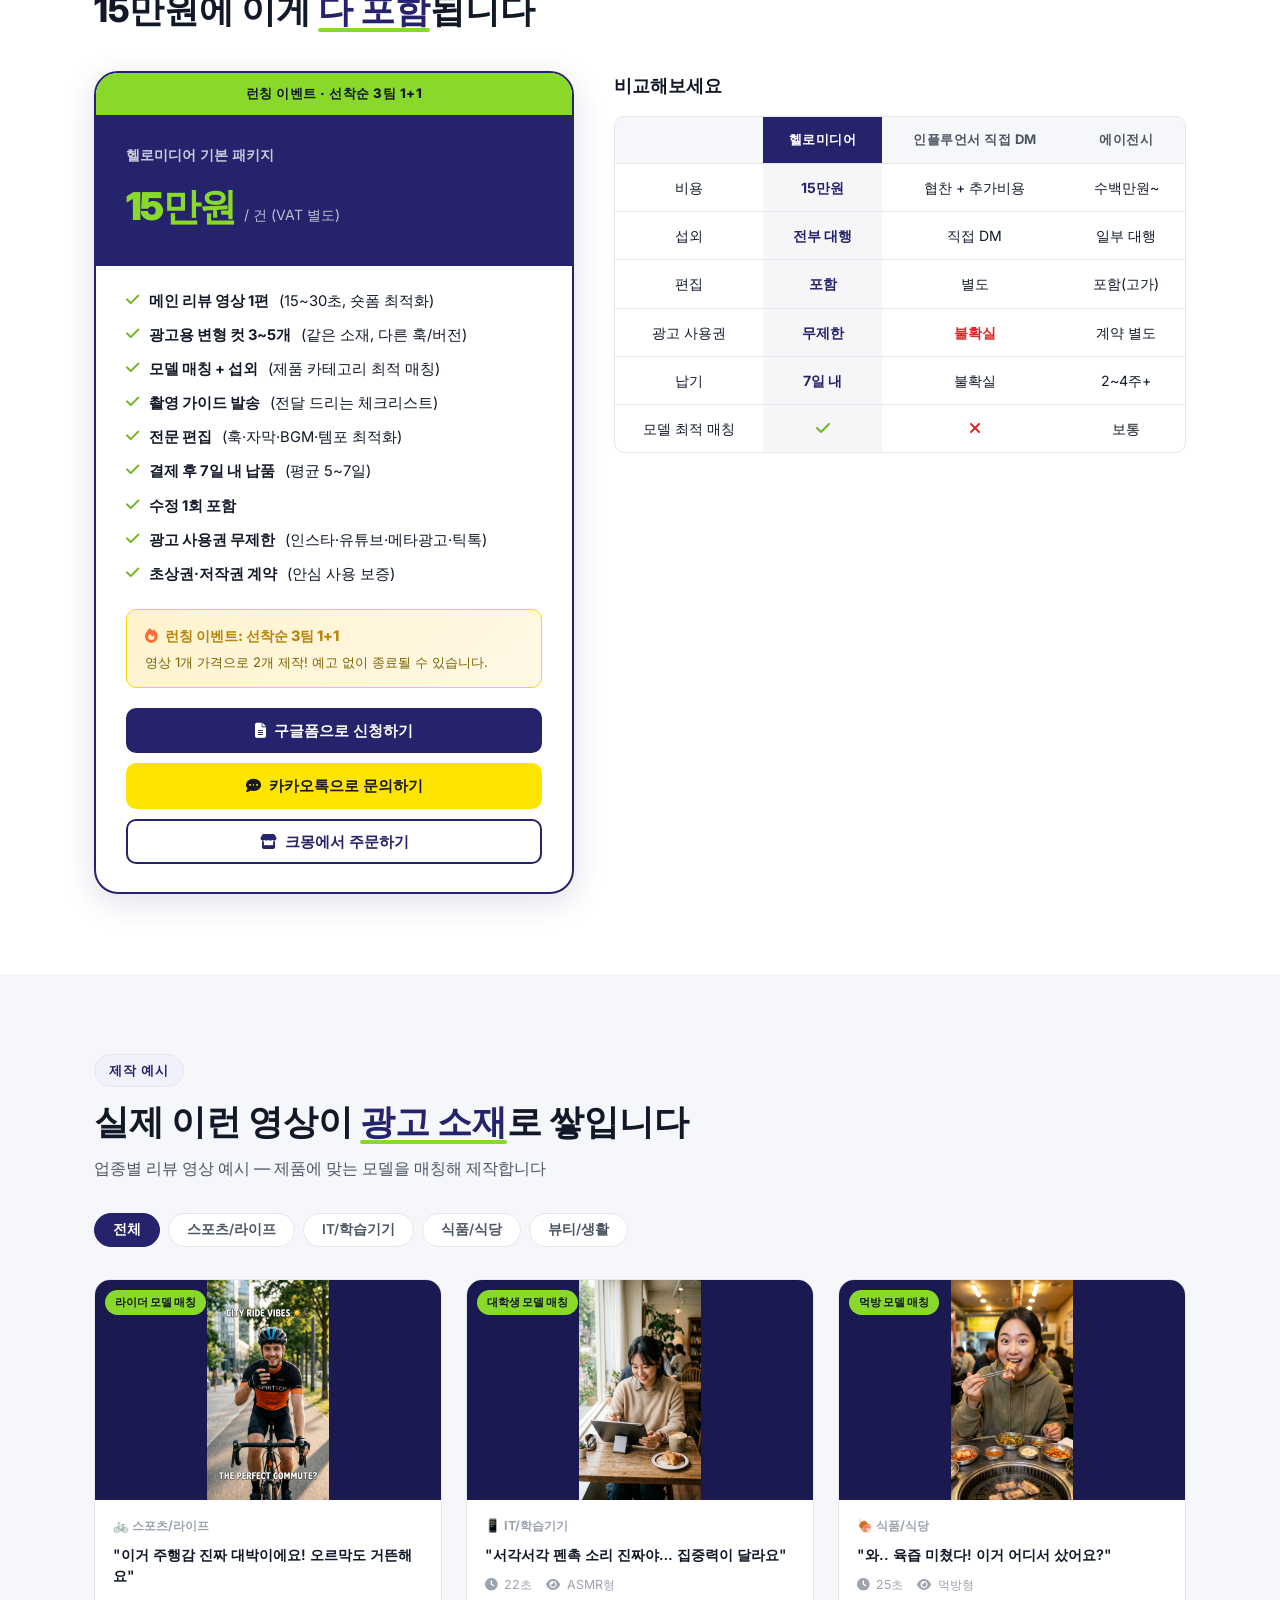
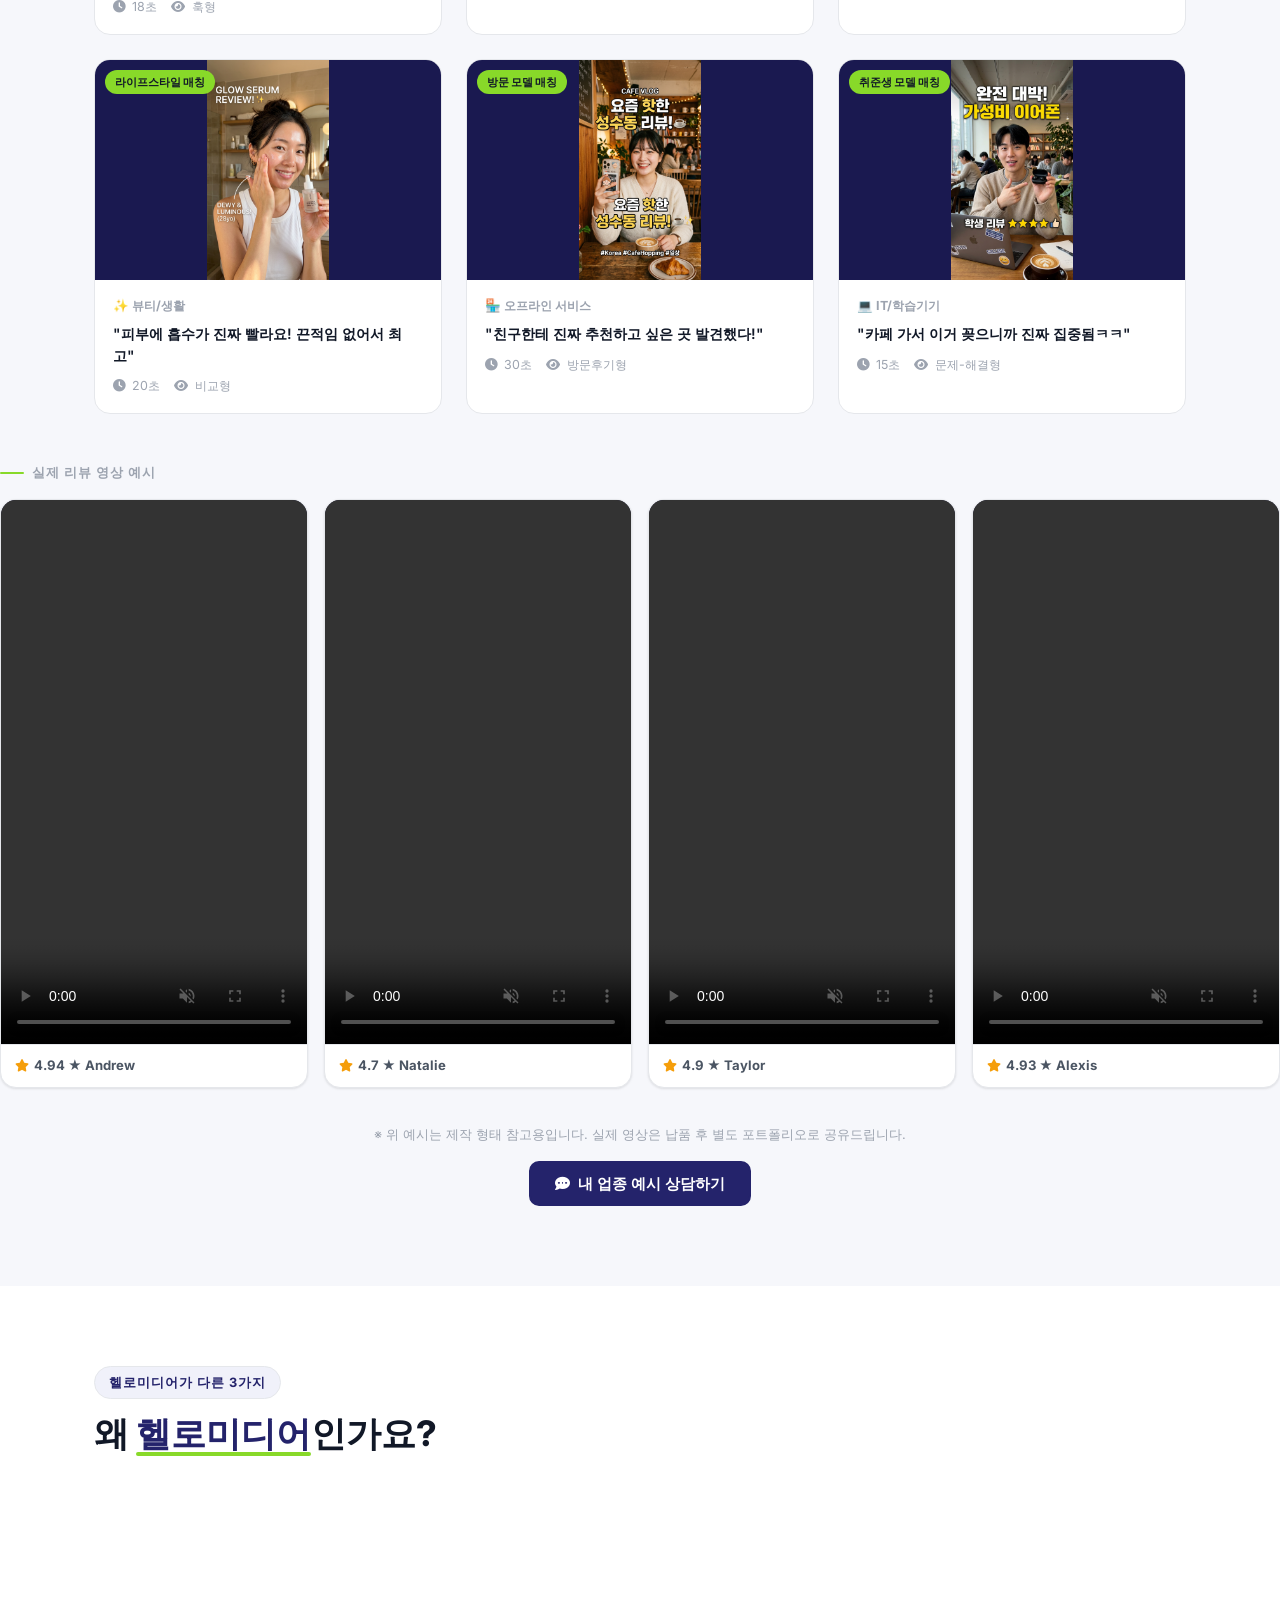
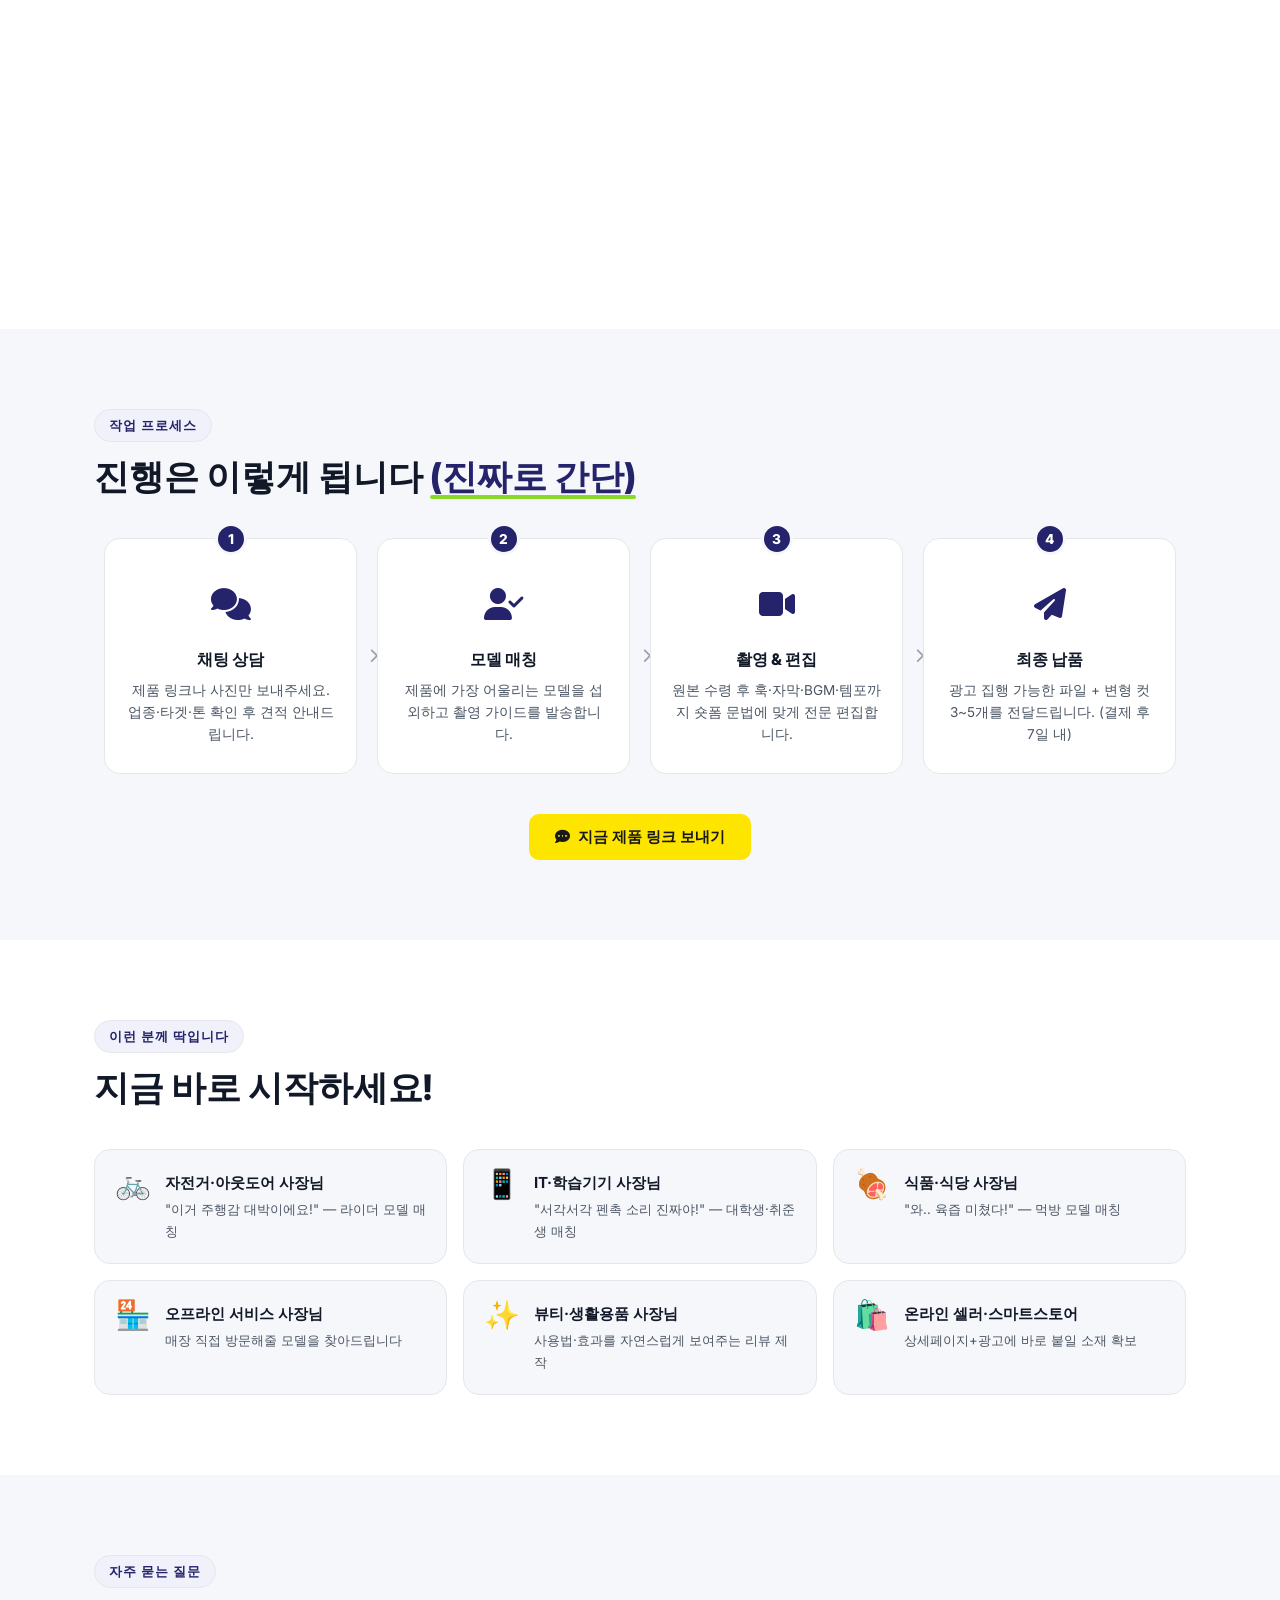
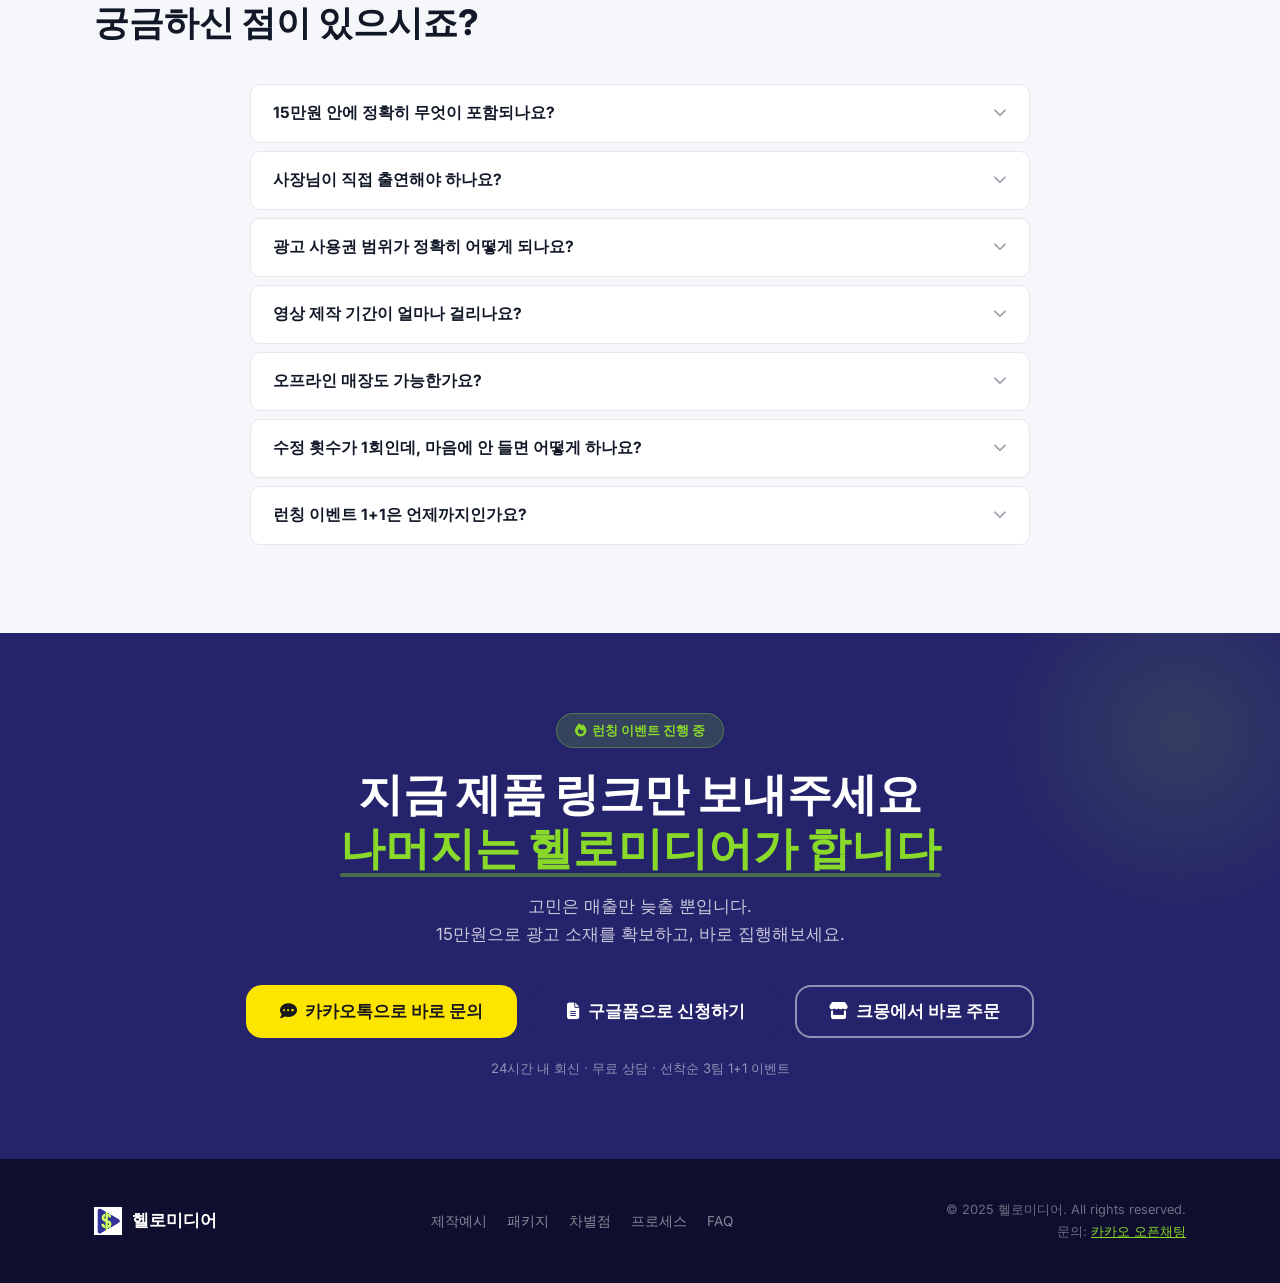
<file: index2.html>
<!DOCTYPE html>
<html lang="ko">
<head>
  <meta charset="UTF-8" />
  <meta name="viewport" content="width=device-width, initial-scale=1.0" />
  <title>헬로미디어 | 제품만 보내세요. 최적 모델 매칭 + 광고용 리뷰영상 제작</title>
  <meta name="description" content="15만원에 최적 모델 매칭, 리뷰 영상 제작, 광고 사용권까지. 헬로미디어가 처음부터 끝까지 대행합니다." />
  <link rel="preconnect" href="https://fonts.googleapis.com" />
  <link rel="preconnect" href="https://fonts.gstatic.com" crossorigin />
  <link href="https://fonts.googleapis.com/css2?family=Pretendard:wght@300;400;500;600;700;800&family=Inter:wght@400;500;600;700&display=swap" rel="stylesheet" />
  <link rel="stylesheet" href="https://cdn.jsdelivr.net/npm/@fortawesome/fontawesome-free@6.4.0/css/all.min.css" />
  <link rel="stylesheet" href="css/style.css" />
</head>
<body>

  <!-- ===== HEADER ===== -->
  <header class="site-header" id="top">
    <div class="container header-inner">
      <a href="#top" class="logo">
        <img src="images/logo.png" alt="헬로미디어 로고" class="logo-img" />
        <span class="logo-text">헬로미디어</span>
      </a>
      <nav class="main-nav" id="mainNav">
        <a href="#samples" class="nav-link">제작예시</a>
        <a href="#package" class="nav-link">패키지</a>
        <a href="#difference" class="nav-link">차별점</a>
        <a href="#process" class="nav-link">프로세스</a>
        <a href="#faq" class="nav-link">FAQ</a>
      </nav>
      <a href="https://open.kakao.com/o/srEOdDai" target="_blank" class="btn btn-primary header-cta">
        <i class="fas fa-comment"></i> 카카오톡 문의
      </a>
      <button class="hamburger" id="hamburger" aria-label="메뉴 열기">
        <span></span><span></span><span></span>
      </button>
    </div>
  </header>

  <!-- ===== HERO ===== -->
  <section class="hero-section" id="hero">
    <div class="container hero-inner">
      <div class="hero-text">
        <div class="hero-badge">
          <span class="badge-dot"></span> 현재 런칭 이벤트 진행 중
        </div>
        <h1 class="hero-title">
          제품만 보내세요.<br />
          <span class="highlight">최적 모델 매칭</span> +<br />
          광고용 리뷰영상 제작
        </h1>
        <p class="hero-sub">
          인플루언서 DM, 섭외/조율, 촬영 가이드, 편집, 저작권까지…<br />
          <strong>헬로미디어</strong>가 <strong>15만원</strong>으로 처음부터 끝까지 끝냅니다.
        </p>
        <div class="hero-facts">
          <div class="fact-item"><i class="fas fa-check-circle"></i> 모델 섭외 포함</div>
          <div class="fact-item"><i class="fas fa-check-circle"></i> 숏폼 편집 + 변형 컷 3~5개</div>
          <div class="fact-item"><i class="fas fa-check-circle"></i> 광고 사용권 무제한</div>
          <div class="fact-item"><i class="fas fa-check-circle"></i> 결제 후 7일 내 납품</div>
        </div>
        <div class="hero-ctas">
          <a href="https://open.kakao.com/o/srEOdDai" target="_blank" class="btn btn-kakao">
            <i class="fas fa-comment-dots"></i> 카카오톡 바로 문의
          </a>
          <a href="#samples" class="btn btn-outline">
            <i class="fas fa-play-circle"></i> 제작 예시 보기
          </a>
        </div>
        <p class="hero-microcopy">24시간 내 회신 · 견적 무료 · 1:1 상담 가능</p>
      </div>
      <div class="hero-visual">
        <div class="phone-mockup">
          <div class="phone-frame">
            <div class="phone-notch"></div>
            <div class="phone-screen">
              <div class="video-placeholder">
                <i class="fas fa-play-circle play-icon"></i>
                <div class="video-label">리뷰 영상 예시</div>
              </div>
              <div class="screen-content">
                <div class="comment-bubble bubble-1">
                  <span>🚲 "이거 주행감 대박이에요!"</span>
                </div>
                <div class="comment-bubble bubble-2">
                  <span>📱 "서각서각 펜촉 소리 진짜야"</span>
                </div>
                <div class="comment-bubble bubble-3">
                  <span>🍖 "와.. 육즙 미쳤다!"</span>
                </div>
              </div>
              <div class="stats-bar">
                <div class="stat">
                  <i class="fas fa-heart"></i>
                  <span>4.2K</span>
                </div>
                <div class="stat">
                  <i class="fas fa-share"></i>
                  <span>812</span>
                </div>
                <div class="stat">
                  <i class="fas fa-eye"></i>
                  <span>38K</span>
                </div>
              </div>
            </div>
          </div>
        </div>
        <div class="hero-badge-float badge-top">
          <i class="fas fa-award"></i>
          <div>
            <div class="badge-num">15만원</div>
            <div class="badge-desc">올인원 패키지</div>
          </div>
        </div>
        <div class="hero-badge-float badge-bottom">
          <i class="fas fa-clock"></i>
          <div>
            <div class="badge-num">7일</div>
            <div class="badge-desc">납품 목표</div>
          </div>
        </div>
      </div>
    </div>
    <div class="hero-scroll-hint">
      <span>스크롤하여 더 보기</span>
      <i class="fas fa-chevron-down"></i>
    </div>
  </section>

  <!-- ===== PAIN POINTS ===== -->
  <section class="pain-section" id="pain">
    <div class="container">
      <div class="section-label">사장님들이 공감하는 현실</div>
      <h2 class="section-title">마케팅, 직접 하려니 <span class="highlight">이런 상황</span> 겪어보셨죠?</h2>
      <div class="pain-grid">
        <div class="pain-card">
          <div class="pain-icon"><i class="fas fa-paper-plane"></i></div>
          <h3>인플루언서 DM 무응답</h3>
          <p>팔로워 많은 인플루언서에게 DM 보내봤자 답장 한 통 없고, 어쩌다 답이 와도 금액이 엄청납니다.</p>
        </div>
        <div class="pain-card">
          <div class="pain-icon"><i class="fas fa-building"></i></div>
          <h3>에이전시 견적은 수백만 원</h3>
          <p>제대로 된 영상 하나 만들려면 기획비·촬영비·편집비… 합치면 소상공인이 감당하기 어려운 비용입니다.</p>
        </div>
        <div class="pain-card">
          <div class="pain-icon"><i class="fas fa-gift"></i></div>
          <h3>조공 퍼줘도 광고에 못 씀</h3>
          <p>공짜로 제품 보내줬는데 리뷰 퀄리티도 복불복이고, 광고 소재로 쓰려면 초상권 문제로 활용을 못 합니다.</p>
        </div>
        <div class="pain-card">
          <div class="pain-icon"><i class="fas fa-exclamation-triangle"></i></div>
          <h3>저작권·사용권 불안</h3>
          <p>겨우 구한 영상인데 광고 집행하다가 초상권 분쟁 생길까봐 불안해서 결국 제대로 활용 못 합니다.</p>
        </div>
      </div>
      <div class="pain-solution-bridge">
        <div class="bridge-line"></div>
        <div class="bridge-text">
          <span class="bridge-arrow">↓</span>
          <strong>헬로미디어가 이 모든 과정을 15만원으로 끝냅니다</strong>
        </div>
      </div>
    </div>
  </section>

  <!-- ===== PACKAGE ===== -->
  <section class="package-section" id="package">
    <div class="container">
      <div class="section-label">패키지 & 가격</div>
      <h2 class="section-title">15만원에 이게 <span class="highlight">다 포함</span>됩니다</h2>
      <div class="package-wrapper">
        <div class="package-card main-package">
          <div class="package-badge-top">런칭 이벤트 · 선착순 3팀 1+1</div>
          <div class="package-header">
            <div class="package-name">헬로미디어 기본 패키지</div>
            <div class="package-price">
              <span class="price-num">15만원</span>
              <span class="price-vat">/ 건 (VAT 별도)</span>
            </div>
          </div>
          <ul class="package-includes">
            <li><i class="fas fa-check"></i> <strong>메인 리뷰 영상 1편</strong> (15~30초, 숏폼 최적화)</li>
            <li><i class="fas fa-check"></i> <strong>광고용 변형 컷 3~5개</strong> (같은 소재, 다른 훅/버전)</li>
            <li><i class="fas fa-check"></i> <strong>모델 매칭 + 섭외</strong> (제품 카테고리 최적 매칭)</li>
            <li><i class="fas fa-check"></i> <strong>촬영 가이드 발송</strong> (전달 드리는 체크리스트)</li>
            <li><i class="fas fa-check"></i> <strong>전문 편집</strong> (훅·자막·BGM·템포 최적화)</li>
            <li><i class="fas fa-check"></i> <strong>결제 후 7일 내 납품</strong> (평균 5~7일)</li>
            <li><i class="fas fa-check"></i> <strong>수정 1회 포함</strong></li>
            <li><i class="fas fa-check"></i> <strong>광고 사용권 무제한</strong> (인스타·유튜브·메타광고·틱톡)</li>
            <li><i class="fas fa-check"></i> <strong>초상권·저작권 계약</strong> (안심 사용 보증)</li>
          </ul>
          <div class="package-event-box">
            <div class="event-title"><i class="fas fa-fire"></i> 런칭 이벤트: 선착순 3팀 1+1</div>
            <div class="event-desc">영상 1개 가격으로 2개 제작! 예고 없이 종료될 수 있습니다.</div>
          </div>
          <div class="package-ctas">
            <a href="https://docs.google.com/forms/d/e/1FAIpQLScUmZcJZhCeZBgffTGgI3rmO5zaN1W32PE9qiKROz8OehsSfQ/viewform?usp=sharing&ouid=110619884620167652365" target="_blank" class="btn btn-primary btn-full">
              <i class="fas fa-file-alt"></i> 구글폼으로 신청하기
            </a>
            <a href="https://open.kakao.com/o/srEOdDai" target="_blank" class="btn btn-kakao btn-full">
              <i class="fas fa-comment-dots"></i> 카카오톡으로 문의하기
            </a>
            <a href="https://kmong.com/gig/746267" target="_blank" class="btn btn-outline btn-full">
              <i class="fas fa-store"></i> 크몽에서 주문하기
            </a>
          </div>
        </div>
        <div class="compare-table-wrap">
          <h3 class="compare-title">비교해보세요</h3>
          <table class="compare-table">
            <thead>
              <tr>
                <th></th>
                <th class="highlight-col">헬로미디어</th>
                <th>인플루언서 직접 DM</th>
                <th>에이전시</th>
              </tr>
            </thead>
            <tbody>
              <tr>
                <td>비용</td>
                <td class="highlight-col"><strong>15만원</strong></td>
                <td>협찬 + 추가비용</td>
                <td>수백만원~</td>
              </tr>
              <tr>
                <td>섭외</td>
                <td class="highlight-col">전부 대행</td>
                <td>직접 DM</td>
                <td>일부 대행</td>
              </tr>
              <tr>
                <td>편집</td>
                <td class="highlight-col">포함</td>
                <td>별도</td>
                <td>포함(고가)</td>
              </tr>
              <tr>
                <td>광고 사용권</td>
                <td class="highlight-col"><strong>무제한</strong></td>
                <td><span class="td-danger">불확실</span></td>
                <td>계약 별도</td>
              </tr>
              <tr>
                <td>납기</td>
                <td class="highlight-col">7일 내</td>
                <td>불확실</td>
                <td>2~4주+</td>
              </tr>
              <tr>
                <td>모델 최적 매칭</td>
                <td class="highlight-col"><i class="fas fa-check td-check"></i></td>
                <td><i class="fas fa-times td-cross"></i></td>
                <td>보통</td>
              </tr>
            </tbody>
          </table>
        </div>
      </div>
    </div>
  </section>

  <!-- ===== SAMPLES ===== -->
  <section class="samples-section" id="samples">
    <div class="container">
      <div class="section-label">제작 예시</div>
      <h2 class="section-title">실제 이런 영상이 <span class="highlight">광고 소재</span>로 쌓입니다</h2>
      <p class="section-sub">업종별 리뷰 영상 예시 — 제품에 맞는 모델을 매칭해 제작합니다</p>

      <div class="samples-filter">
        <button class="filter-btn active" data-filter="all">전체</button>
        <button class="filter-btn" data-filter="sports">스포츠/라이프</button>
        <button class="filter-btn" data-filter="it">IT/학습기기</button>
        <button class="filter-btn" data-filter="food">식품/식당</button>
        <button class="filter-btn" data-filter="beauty">뷰티/생활</button>
      </div>

      <div class="samples-grid" id="samplesGrid">

        <!-- Sports -->
        <div class="sample-card" data-category="sports">
          <div class="sample-thumb">
            <div class="sample-play-overlay">
              <i class="fas fa-play-circle"></i>
            </div>
            <img src="images/sample-sports.jpg" alt="자전거 라이더 리뷰 예시" class="sample-img" />
            <div class="sample-badge">라이더 모델 매칭</div>
          </div>
          <div class="sample-info">
            <div class="sample-tag">🚲 스포츠/라이프</div>
            <p class="sample-quote">"이거 주행감 진짜 대박이에요! 오르막도 거뜬해요"</p>
            <div class="sample-meta">
              <span><i class="fas fa-clock"></i> 18초</span>
              <span><i class="fas fa-eye"></i> 훅형</span>
            </div>
          </div>
        </div>

        <!-- IT -->
        <div class="sample-card" data-category="it">
          <div class="sample-thumb">
            <div class="sample-play-overlay">
              <i class="fas fa-play-circle"></i>
            </div>
            <img src="images/sample-ipad.jpg" alt="아이패드 용품 리뷰 예시" class="sample-img" />
            <div class="sample-badge">대학생 모델 매칭</div>
          </div>
          <div class="sample-info">
            <div class="sample-tag">📱 IT/학습기기</div>
            <p class="sample-quote">"서각서각 펜촉 소리 진짜야… 집중력이 달라요"</p>
            <div class="sample-meta">
              <span><i class="fas fa-clock"></i> 22초</span>
              <span><i class="fas fa-eye"></i> ASMR형</span>
            </div>
          </div>
        </div>

        <!-- Food -->
        <div class="sample-card" data-category="food">
          <div class="sample-thumb">
            <div class="sample-play-overlay">
              <i class="fas fa-play-circle"></i>
            </div>
            <img src="images/sample-food.jpg" alt="식품 먹방 리뷰 예시" class="sample-img" />
            <div class="sample-badge">먹방 모델 매칭</div>
          </div>
          <div class="sample-info">
            <div class="sample-tag">🍖 식품/식당</div>
            <p class="sample-quote">"와.. 육즙 미쳤다! 이거 어디서 샀어요?"</p>
            <div class="sample-meta">
              <span><i class="fas fa-clock"></i> 25초</span>
              <span><i class="fas fa-eye"></i> 먹방형</span>
            </div>
          </div>
        </div>

        <!-- Beauty -->
        <div class="sample-card" data-category="beauty">
          <div class="sample-thumb">
            <div class="sample-play-overlay">
              <i class="fas fa-play-circle"></i>
            </div>
            <img src="images/sample-beauty.jpg" alt="뷰티 스킨케어 리뷰 예시" class="sample-img" />
            <div class="sample-badge">라이프스타일 매칭</div>
          </div>
          <div class="sample-info">
            <div class="sample-tag">✨ 뷰티/생활</div>
            <p class="sample-quote">"피부에 흡수가 진짜 빨라요! 끈적임 없어서 최고"</p>
            <div class="sample-meta">
              <span><i class="fas fa-clock"></i> 20초</span>
              <span><i class="fas fa-eye"></i> 비교형</span>
            </div>
          </div>
        </div>

        <!-- Offline -->
        <div class="sample-card" data-category="sports">
          <div class="sample-thumb">
            <div class="sample-play-overlay">
              <i class="fas fa-play-circle"></i>
            </div>
            <img src="images/sample-offline.jpg" alt="오프라인 매장 방문 리뷰 예시" class="sample-img" />
            <div class="sample-badge">방문 모델 매칭</div>
          </div>
          <div class="sample-info">
            <div class="sample-tag">🏪 오프라인 서비스</div>
            <p class="sample-quote">"친구한테 진짜 추천하고 싶은 곳 발견했다!"</p>
            <div class="sample-meta">
              <span><i class="fas fa-clock"></i> 30초</span>
              <span><i class="fas fa-eye"></i> 방문후기형</span>
            </div>
          </div>
        </div>

        <!-- IT 2 -->
        <div class="sample-card" data-category="it">
          <div class="sample-thumb">
            <div class="sample-play-overlay">
              <i class="fas fa-play-circle"></i>
            </div>
            <img src="images/sample-it2.jpg" alt="노트북 악세서리 리뷰 예시" class="sample-img" />
            <div class="sample-badge">취준생 모델 매칭</div>
          </div>
          <div class="sample-info">
            <div class="sample-tag">💻 IT/학습기기</div>
            <p class="sample-quote">"카페 가서 이거 꽂으니까 진짜 집중됨ㅋㅋ"</p>
            <div class="sample-meta">
              <span><i class="fas fa-clock"></i> 15초</span>
              <span><i class="fas fa-eye"></i> 문제-해결형</span>
            </div>
          </div>
        </div>

      </div>

      </div>

      <!-- ===== 실제 리뷰 영상 4개 ===== -->
      <div class="video-row-wrap">
        <div class="video-row-label">실제 리뷰 영상 예시</div>
        <div class="video-row">
          <div class="video-item">
            <video controls playsinline webkit-playsinline muted loop preload="metadata">
              <source src="https://billo.app/wp-content/uploads/2025/04/8-Health_Wellness_169096_Andrew_Michigan_4.94.mp4" type="video/mp4" />
            </video>
            <div class="video-caption"><i class="fas fa-star"></i> 4.94 ★ Andrew</div>
          </div>
          <div class="video-item">
            <video controls playsinline webkit-playsinline muted loop preload="metadata">
              <source src="https://billo.app/wp-content/uploads/2025/04/7-Health_Wellness_326618_Natalie_California_4.7.mp4" type="video/mp4" />
            </video>
            <div class="video-caption"><i class="fas fa-star"></i> 4.7 ★ Natalie</div>
          </div>
          <div class="video-item">
            <video controls playsinline webkit-playsinline muted loop preload="metadata">
              <source src="https://billo.app/wp-content/uploads/2025/04/6-Health_Wellness_260376_Taylor_Florida_4.9.mp4" type="video/mp4" />
            </video>
            <div class="video-caption"><i class="fas fa-star"></i> 4.9 ★ Taylor</div>
          </div>
          <div class="video-item">
            <video controls playsinline webkit-playsinline muted loop preload="metadata">
              <source src="https://billo.app/wp-content/uploads/2025/04/5-Health_Wellness_111465_Alexis_California_4.93.mp4" type="video/mp4" />
            </video>
            <div class="video-caption"><i class="fas fa-star"></i> 4.93 ★ Alexis</div>
          </div>
        </div>
      </div>

      <div class="samples-cta-area">
        <p class="samples-note">※ 위 예시는 제작 형태 참고용입니다. 실제 영상은 납품 후 별도 포트폴리오로 공유드립니다.</p>
        <a href="https://open.kakao.com/o/srEOdDai" target="_blank" class="btn btn-primary">
          <i class="fas fa-comment-dots"></i> 내 업종 예시 상담하기
        </a>
      </div>
    </div>
  </section>

  <!-- ===== DIFFERENCE ===== -->
  <section class="difference-section" id="difference">
    <div class="container">
      <div class="section-label">헬로미디어가 다른 3가지</div>
      <h2 class="section-title">왜 <span class="highlight">헬로미디어</span>인가요?</h2>
      <div class="diff-grid">
        <div class="diff-card">
          <div class="diff-num">01</div>
          <div class="diff-icon"><i class="fas fa-users"></i></div>
          <h3>최적의 모델을 찾습니다</h3>
          <p>
            사장님이 직접 찍는 게 아닙니다. <br />
            자전거면 <strong>실제 라이더</strong>, 아이패드 용품이면 <strong>대학생</strong>, 식품이면 <strong>진짜 먹방러</strong>… 제품 성격에 딱 맞는 '진짜 모델'을 매칭합니다.<br />
            <span class="diff-sub">(AI 아님, 특정 1명 아님 — 제품마다 새로 매칭)</span>
          </p>
        </div>
        <div class="diff-card">
          <div class="diff-num">02</div>
          <div class="diff-icon"><i class="fas fa-box-open"></i></div>
          <h3>제품만 보내세요 (풀패키지)</h3>
          <p>
            모델 섭외, 제품 전달, 촬영 가이드, 전문 편집, 납품까지…<br />
            이 복잡하고 귀찮은 일을 <strong>사장님이 하실 필요 없습니다</strong>.<br />
            처음부터 끝까지 헬로미디어가 풀패키지로 대행합니다.
          </p>
        </div>
        <div class="diff-card">
          <div class="diff-num">03</div>
          <div class="diff-icon"><i class="fas fa-shield-alt"></i></div>
          <h3>광고에 즉시 사용 가능한 자산</h3>
          <p>
            어렵게 받은 리뷰, 저작권 때문에 불안하셨죠?<br />
            헬로미디어가 만든 영상은 <strong>초상권·사용권 계약 완비</strong>.<br />
            인스타, 유튜브, 메타광고, 틱톡에 <strong>평생 무제한 활용</strong> 가능합니다.
          </p>
        </div>
      </div>
    </div>
  </section>

  <!-- ===== PROCESS ===== -->
  <section class="process-section" id="process">
    <div class="container">
      <div class="section-label">작업 프로세스</div>
      <h2 class="section-title">진행은 이렇게 됩니다 <span class="highlight">(진짜로 간단)</span></h2>
      <div class="process-steps">
        <div class="process-step">
          <div class="step-num">1</div>
          <div class="step-icon"><i class="fas fa-comments"></i></div>
          <h3>채팅 상담</h3>
          <p>제품 링크나 사진만 보내주세요. 업종·타겟·톤 확인 후 견적 안내드립니다.</p>
          <div class="step-arrow"><i class="fas fa-chevron-right"></i></div>
        </div>
        <div class="process-step">
          <div class="step-num">2</div>
          <div class="step-icon"><i class="fas fa-user-check"></i></div>
          <h3>모델 매칭</h3>
          <p>제품에 가장 어울리는 모델을 섭외하고 촬영 가이드를 발송합니다.</p>
          <div class="step-arrow"><i class="fas fa-chevron-right"></i></div>
        </div>
        <div class="process-step">
          <div class="step-num">3</div>
          <div class="step-icon"><i class="fas fa-video"></i></div>
          <h3>촬영 & 편집</h3>
          <p>원본 수령 후 훅·자막·BGM·템포까지 숏폼 문법에 맞게 전문 편집합니다.</p>
          <div class="step-arrow"><i class="fas fa-chevron-right"></i></div>
        </div>
        <div class="process-step">
          <div class="step-num">4</div>
          <div class="step-icon"><i class="fas fa-paper-plane"></i></div>
          <h3>최종 납품</h3>
          <p>광고 집행 가능한 파일 + 변형 컷 3~5개를 전달드립니다. (결제 후 7일 내)</p>
        </div>
      </div>
      <div class="process-cta">
        <a href="https://open.kakao.com/o/srEOdDai" target="_blank" class="btn btn-kakao">
          <i class="fas fa-comment-dots"></i> 지금 제품 링크 보내기
        </a>
      </div>
    </div>
  </section>

  <!-- ===== TARGET ===== -->
  <section class="target-section" id="target">
    <div class="container">
      <div class="section-label">이런 분께 딱입니다</div>
      <h2 class="section-title">지금 바로 시작하세요!</h2>
      <div class="target-grid">
        <div class="target-item">
          <span class="target-emoji">🚲</span>
          <div>
            <strong>자전거·아웃도어 사장님</strong>
            <p>"이거 주행감 대박이에요!" — 라이더 모델 매칭</p>
          </div>
        </div>
        <div class="target-item">
          <span class="target-emoji">📱</span>
          <div>
            <strong>IT·학습기기 사장님</strong>
            <p>"서각서각 펜촉 소리 진짜야!" — 대학생·취준생 매칭</p>
          </div>
        </div>
        <div class="target-item">
          <span class="target-emoji">🍖</span>
          <div>
            <strong>식품·식당 사장님</strong>
            <p>"와.. 육즙 미쳤다!" — 먹방 모델 매칭</p>
          </div>
        </div>
        <div class="target-item">
          <span class="target-emoji">🏪</span>
          <div>
            <strong>오프라인 서비스 사장님</strong>
            <p>매장 직접 방문해줄 모델을 찾아드립니다</p>
          </div>
        </div>
        <div class="target-item">
          <span class="target-emoji">✨</span>
          <div>
            <strong>뷰티·생활용품 사장님</strong>
            <p>사용법·효과를 자연스럽게 보여주는 리뷰 제작</p>
          </div>
        </div>
        <div class="target-item">
          <span class="target-emoji">🛍️</span>
          <div>
            <strong>온라인 셀러·스마트스토어</strong>
            <p>상세페이지+광고에 바로 붙일 소재 확보</p>
          </div>
        </div>
      </div>
    </div>
  </section>

  <!-- ===== FAQ ===== -->
  <section class="faq-section" id="faq">
    <div class="container">
      <div class="section-label">자주 묻는 질문</div>
      <h2 class="section-title">궁금하신 점이 있으시죠?</h2>
      <div class="faq-list">

        <div class="faq-item">
          <button class="faq-q" aria-expanded="false">
            <span>15만원 안에 정확히 무엇이 포함되나요?</span>
            <i class="fas fa-chevron-down faq-arrow"></i>
          </button>
          <div class="faq-a">
            <p>메인 리뷰 영상 1편(15~30초) + 같은 소재로 편집한 광고용 변형 컷 3~5개가 포함됩니다. 모델 섭외, 촬영 가이드 발송, 전문 편집(훅·자막·BGM·템포), 수정 1회, 광고 사용권(무제한)까지 모두 포함입니다. 제품 배송 비용은 사장님 부담입니다.</p>
          </div>
        </div>

        <div class="faq-item">
          <button class="faq-q" aria-expanded="false">
            <span>사장님이 직접 출연해야 하나요?</span>
            <i class="fas fa-chevron-down faq-arrow"></i>
          </button>
          <div class="faq-a">
            <p>전혀 아닙니다. 100% 헬로미디어가 섭외한 모델이 출연합니다. 얼굴 없이 손과 제품만 나오는 형태, 나레이션 위주, 먹방 등 원하시는 스타일을 상담 시 말씀해 주시면 맞춰드립니다.</p>
          </div>
        </div>

        <div class="faq-item">
          <button class="faq-q" aria-expanded="false">
            <span>광고 사용권 범위가 정확히 어떻게 되나요?</span>
            <i class="fas fa-chevron-down faq-arrow"></i>
          </button>
          <div class="faq-a">
            <p>납품된 영상은 인스타그램 릴스, 유튜브 쇼츠, 틱톡, 메타(Facebook/Instagram) 광고, 구글 광고 소재로 무제한 활용 가능합니다. 2차 가공(컷 편집 등)도 자유롭게 하실 수 있습니다. 모델과의 초상권·사용권 계약서를 함께 제공드려 안심하고 사용하실 수 있습니다.</p>
          </div>
        </div>

        <div class="faq-item">
          <button class="faq-q" aria-expanded="false">
            <span>영상 제작 기간이 얼마나 걸리나요?</span>
            <i class="fas fa-chevron-down faq-arrow"></i>
          </button>
          <div class="faq-a">
            <p>결제 및 제품 발송 완료 후 평균 5~7일, 최대 10일 내 납품을 목표로 합니다. 모델 스케줄·배송 상황에 따라 다소 달라질 수 있으며, 진행 상황은 카카오톡으로 실시간 업데이트 드립니다.</p>
          </div>
        </div>

        <div class="faq-item">
          <button class="faq-q" aria-expanded="false">
            <span>오프라인 매장도 가능한가요?</span>
            <i class="fas fa-chevron-down faq-arrow"></i>
          </button>
          <div class="faq-a">
            <p>가능합니다. 매장 위치와 콘셉트를 공유해주시면, 직접 방문해줄 모델을 매칭해드립니다. 매장 방문 리뷰, 서비스 체험 후기 등 다양한 형태로 제작 가능합니다. 지역에 따라 이동 비용이 추가될 수 있으니 상담 시 문의해 주세요.</p>
          </div>
        </div>

        <div class="faq-item">
          <button class="faq-q" aria-expanded="false">
            <span>수정 횟수가 1회인데, 마음에 안 들면 어떻게 하나요?</span>
            <i class="fas fa-chevron-down faq-arrow"></i>
          </button>
          <div class="faq-a">
            <p>처음 상담 시 원하시는 느낌, 레퍼런스 영상, 강조하고 싶은 포인트를 최대한 상세히 공유해주시면 수정 없이도 만족스러운 결과물이 나올 수 있도록 합니다. 수정 1회는 자막 수정, 자르기/컷 조정, BGM 변경 등을 포함합니다. 추가 수정은 건당 별도 협의 후 진행합니다.</p>
          </div>
        </div>

        <div class="faq-item">
          <button class="faq-q" aria-expanded="false">
            <span>런칭 이벤트 1+1은 언제까지인가요?</span>
            <i class="fas fa-chevron-down faq-arrow"></i>
          </button>
          <div class="faq-a">
            <p>선착순 3팀 한정 이벤트로, 별도 종료 공지 없이 마감됩니다. 고민은 매출만 늦출 뿐입니다. 지금 바로 카카오톡으로 문의해 이벤트 가능 여부를 확인해 보세요!</p>
          </div>
        </div>

      </div>
    </div>
  </section>

  <!-- ===== FINAL CTA ===== -->
  <section class="final-cta-section" id="contact">
    <div class="container">
      <div class="final-cta-inner">
        <div class="final-cta-badge"><i class="fas fa-fire"></i> 런칭 이벤트 진행 중</div>
        <h2 class="final-cta-title">
          지금 제품 링크만 보내주세요<br />
          <span class="highlight">나머지는 헬로미디어가 합니다</span>
        </h2>
        <p class="final-cta-sub">
          고민은 매출만 늦출 뿐입니다.<br />
          15만원으로 광고 소재를 확보하고, 바로 집행해보세요.
        </p>
        <div class="final-cta-buttons">
          <a href="https://open.kakao.com/o/srEOdDai" target="_blank" class="btn btn-kakao btn-lg">
            <i class="fas fa-comment-dots"></i> 카카오톡으로 바로 문의
          </a>
          <a href="https://docs.google.com/forms/d/e/1FAIpQLScUmZcJZhCeZBgffTGgI3rmO5zaN1W32PE9qiKROz8OehsSfQ/viewform?usp=sharing&ouid=110619884620167652365" target="_blank" class="btn btn-primary btn-lg">
            <i class="fas fa-file-alt"></i> 구글폼으로 신청하기
          </a>
          <a href="https://kmong.com/gig/746267" target="_blank" class="btn btn-outline-white btn-lg">
            <i class="fas fa-store"></i> 크몽에서 바로 주문
          </a>
        </div>
        <p class="final-microcopy">24시간 내 회신 · 무료 상담 · 선착순 3팀 1+1 이벤트</p>
      </div>
    </div>
  </section>

  <!-- ===== FOOTER ===== -->
  <footer class="site-footer">
    <div class="container footer-inner">
      <div class="footer-logo">
        <img src="images/logo.png" alt="헬로미디어" class="footer-logo-img" />
        <span>헬로미디어</span>
      </div>
      <div class="footer-links">
        <a href="#samples">제작예시</a>
        <a href="#package">패키지</a>
        <a href="#difference">차별점</a>
        <a href="#process">프로세스</a>
        <a href="#faq">FAQ</a>
      </div>
      <div class="footer-copy">
        © 2025 헬로미디어. All rights reserved.<br />
        <span>문의: <a href="https://open.kakao.com/o/srEOdDai" target="_blank">카카오 오픈채팅</a></span>
      </div>
    </div>
  </footer>

  <!-- ===== FLOATING CTA (Mobile) ===== -->
  <div class="floating-cta" id="floatingCta">
    <a href="https://open.kakao.com/o/srEOdDai" target="_blank" class="float-btn float-kakao">
      <i class="fas fa-comment-dots"></i>
      <span>카카오톡 문의</span>
    </a>
    <a href="https://docs.google.com/forms/d/e/1FAIpQLScUmZcJZhCeZBgffTGgI3rmO5zaN1W32PE9qiKROz8OehsSfQ/viewform?usp=sharing&ouid=110619884620167652365" target="_blank" class="float-btn float-form">
      <i class="fas fa-file-alt"></i>
      <span>신청하기</span>
    </a>
  </div>

  <script src="js/main.js"></script>
</body>
</html>
</file>
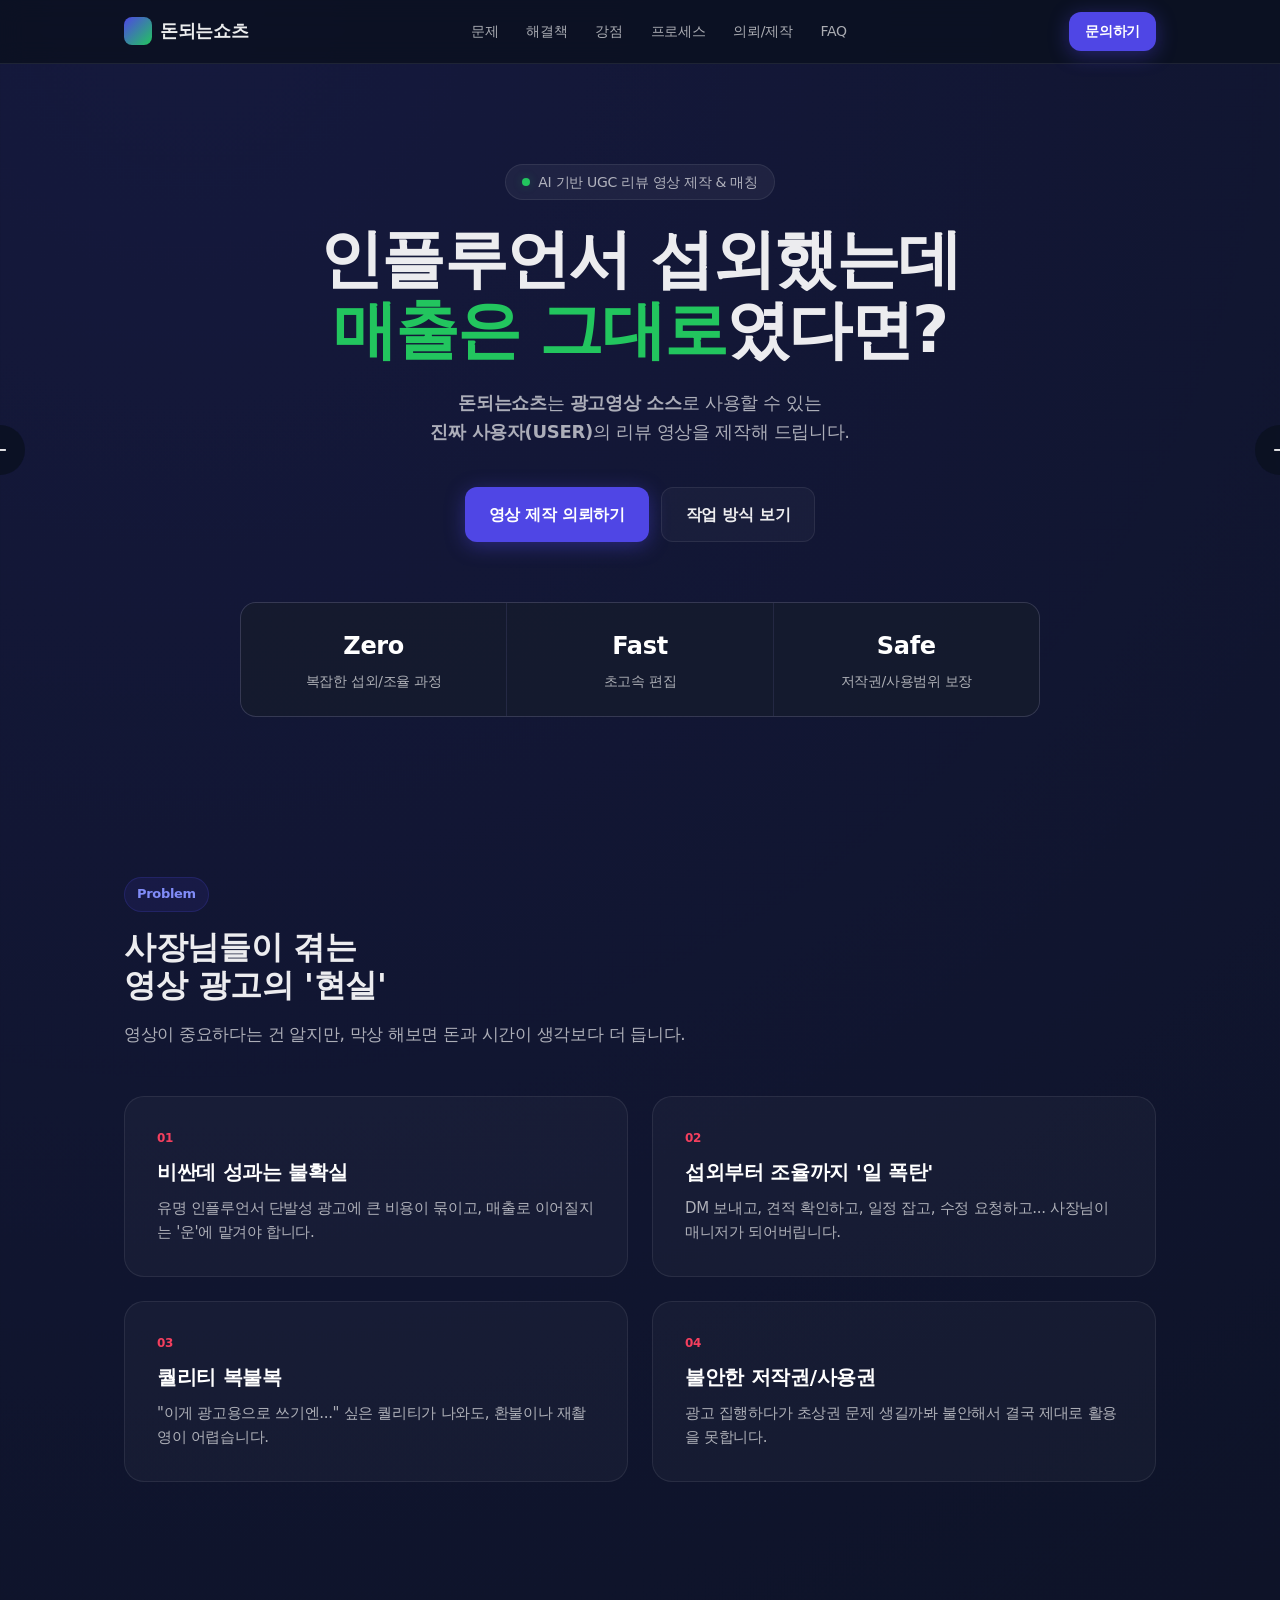
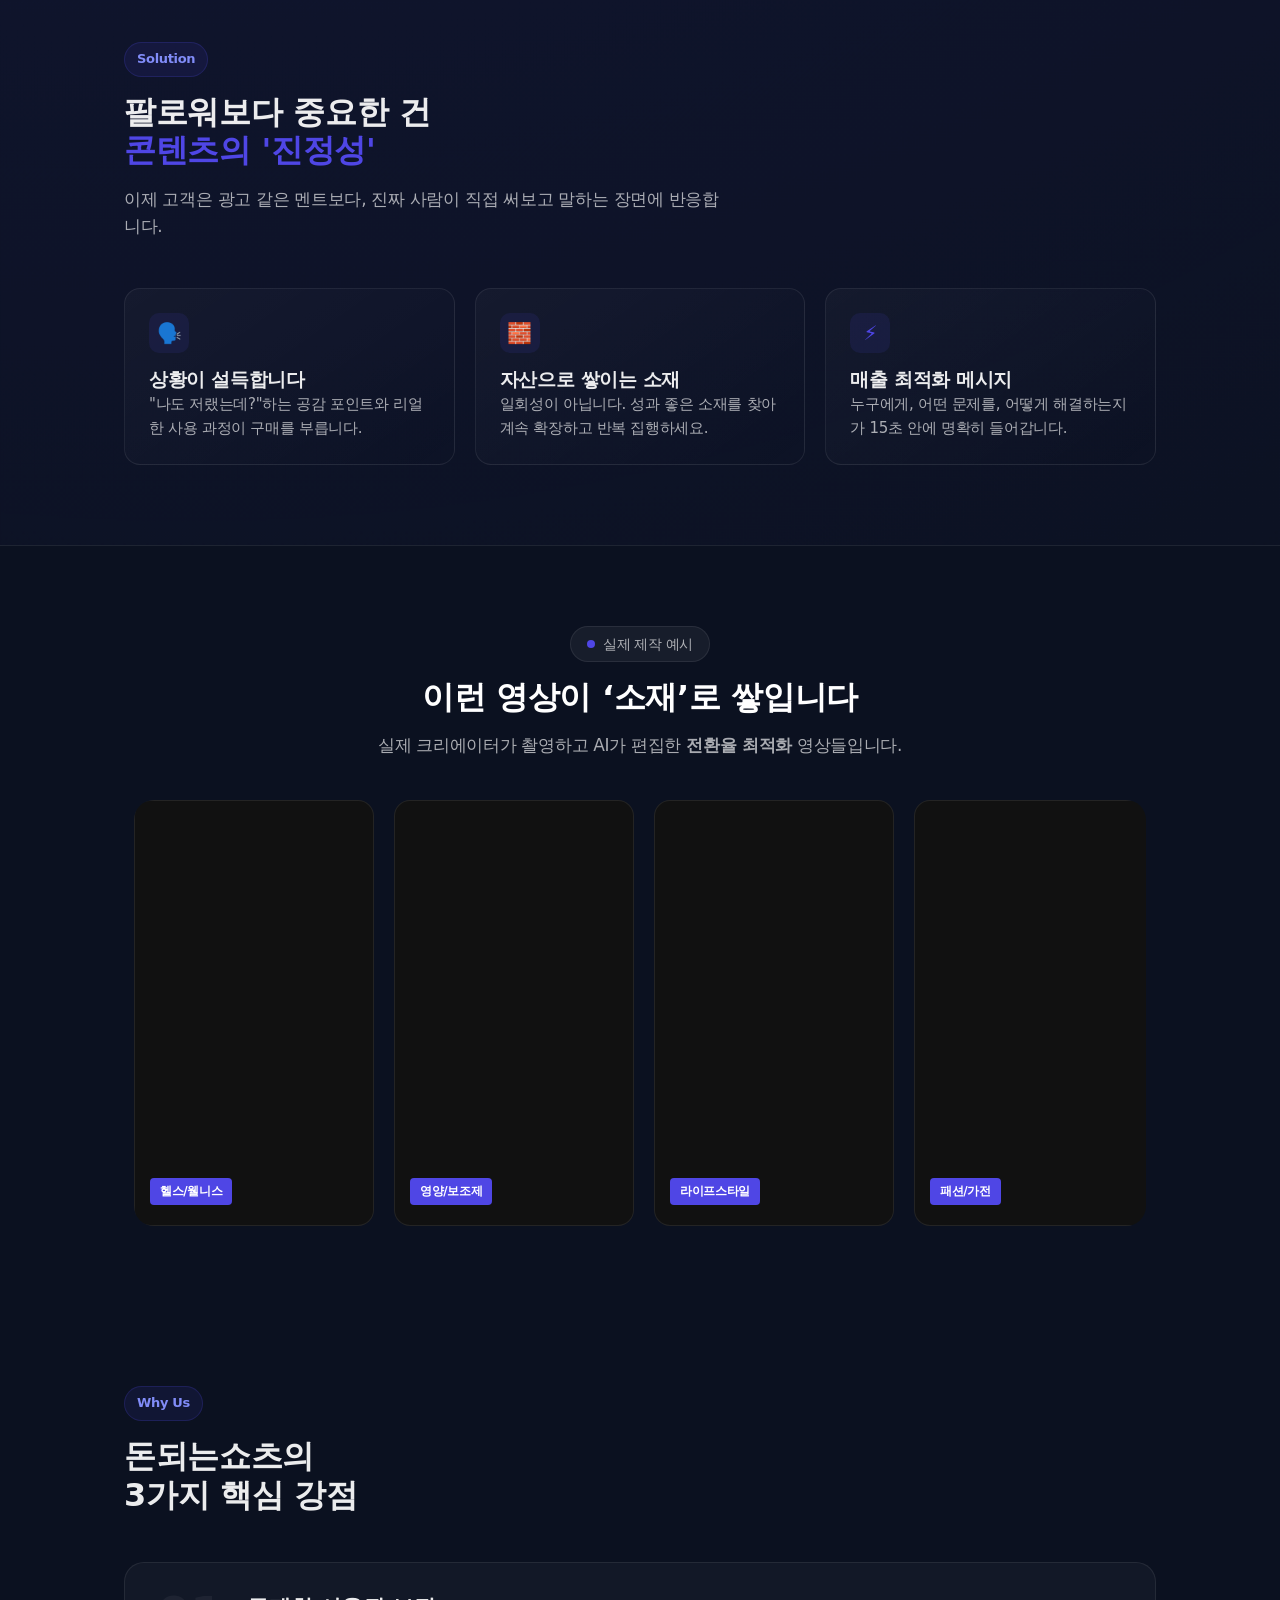
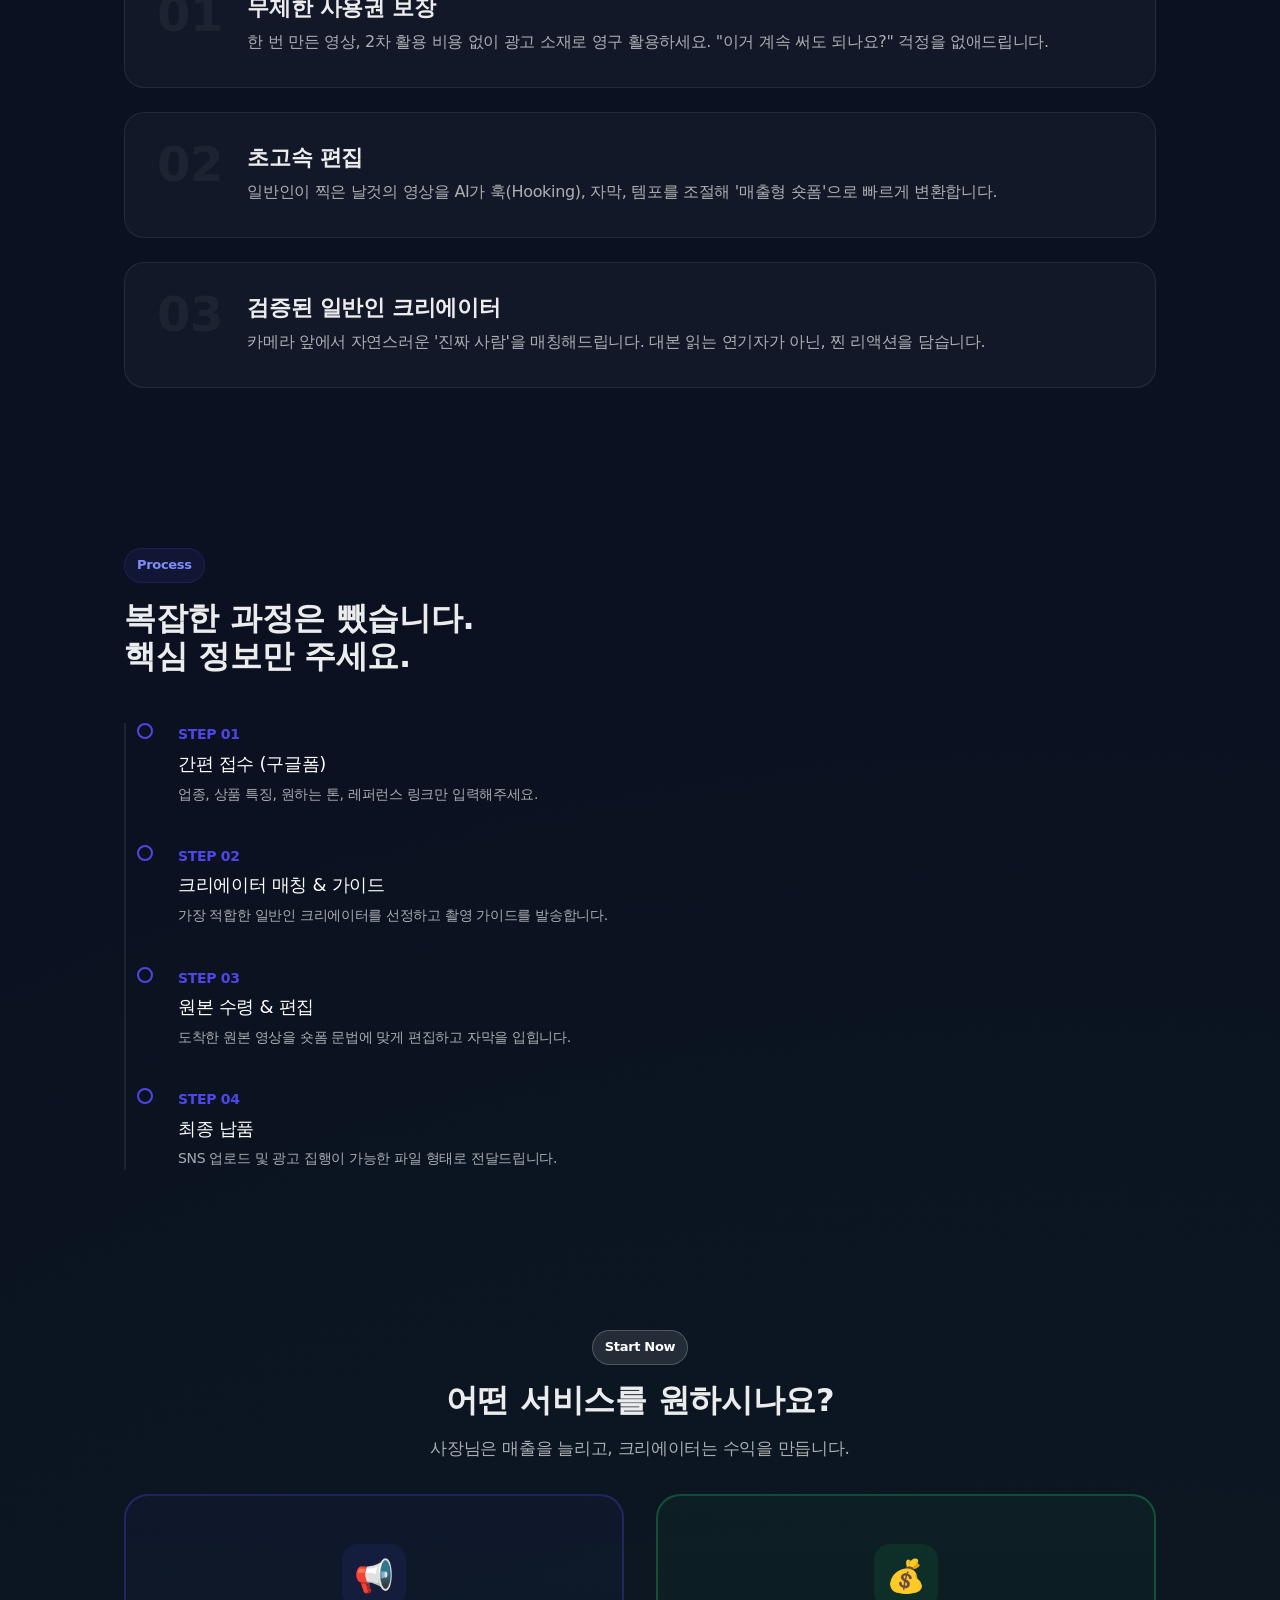
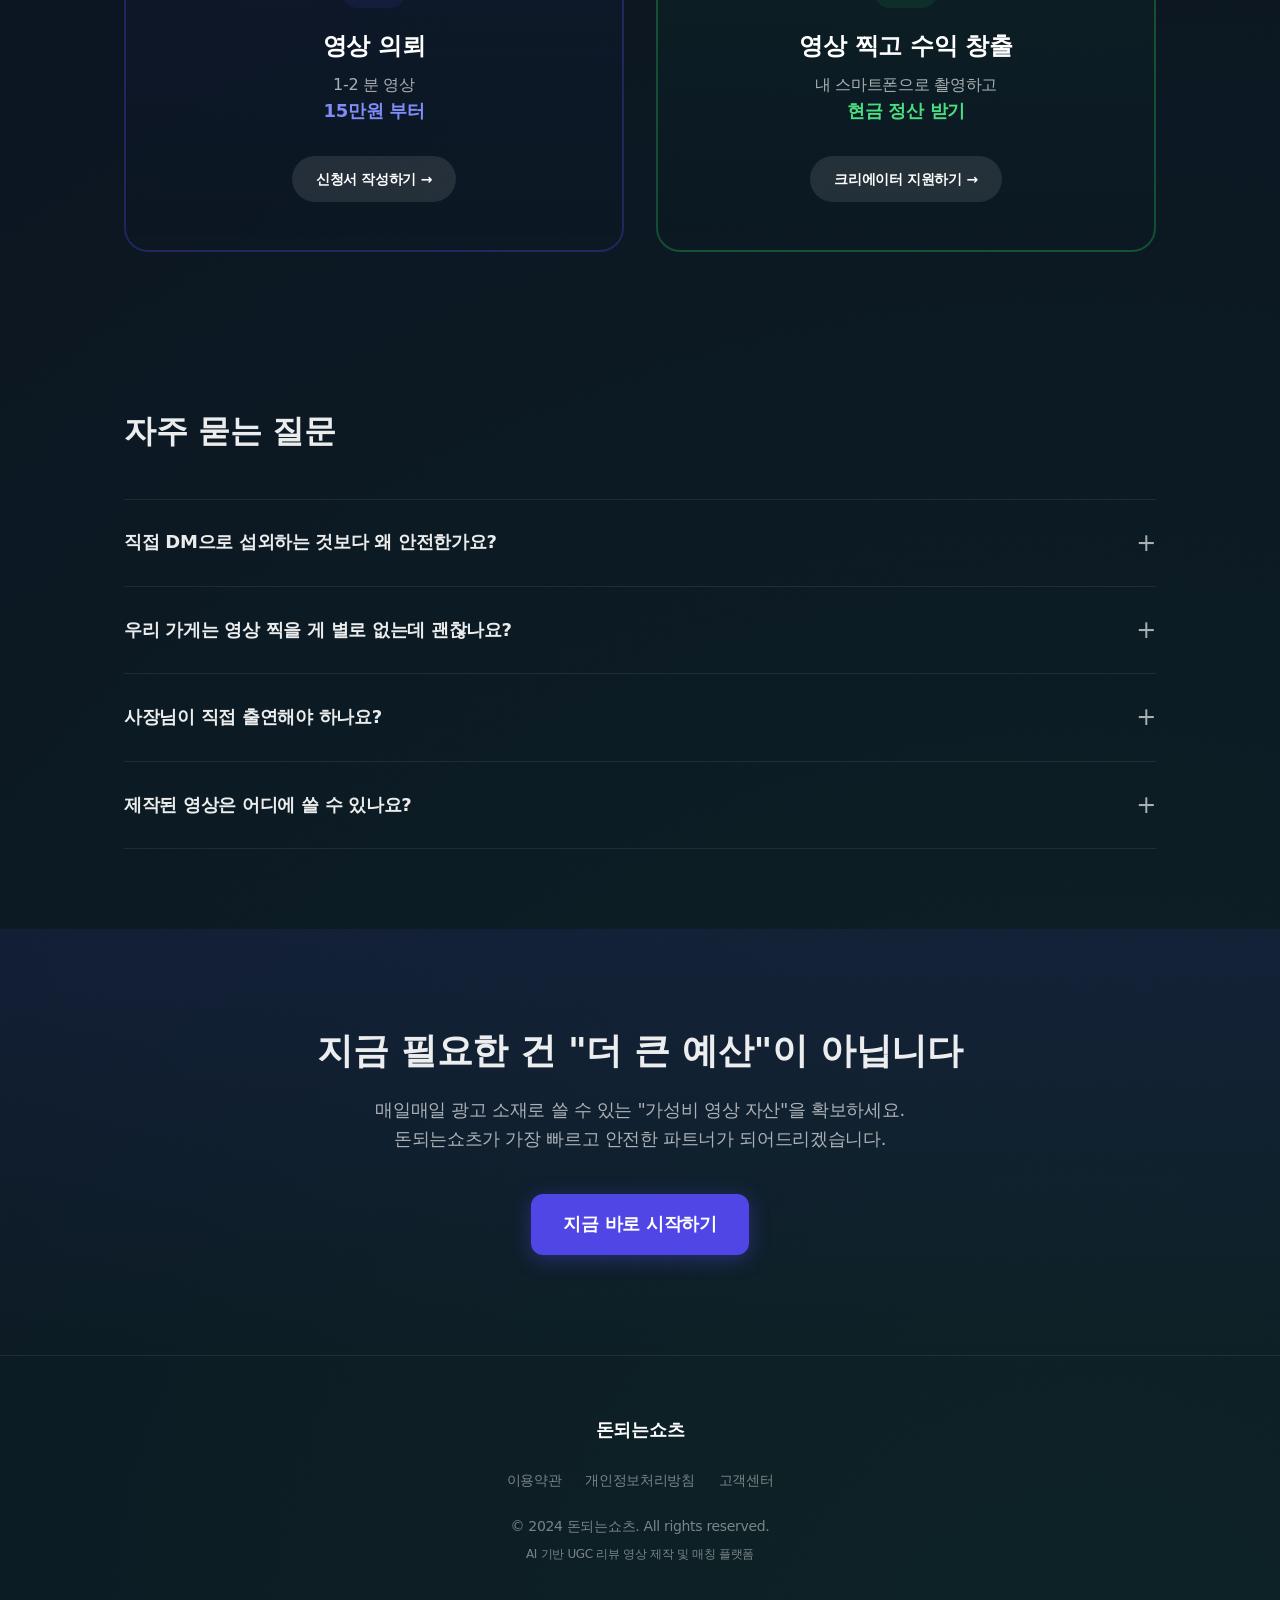
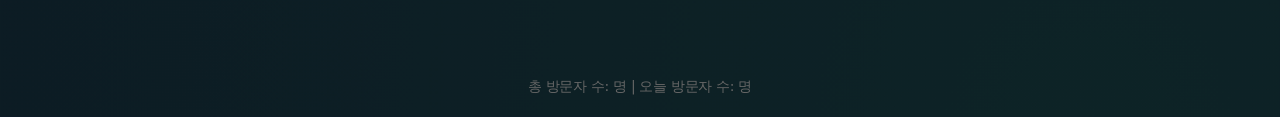
<file: index3.html>
<!DOCTYPE html>
<html lang="ko" data-theme="light" style=""><head>
    <meta charset="utf-8">
    <meta name="viewport" content="width=device-width, initial-scale=1">
	<link rel="icon" href="./favicon.ico" type="image/x-icon">
    <title>돈되는쇼츠 | 매출을 올리는 리얼 UGC 리뷰 영상 제작</title>
    <meta name="description" content="15만원으로 만드는 고효율 쇼츠 광고. 초상권 걱정 없는 리얼 리뷰 영상으로 사장님의 매출을 3배 높여드립니다.">
    <meta name="keywords" content="돈되는쇼츠, UGC제작, 쇼츠광고, 리얼리뷰, 숏폼마케팅">
    <meta property="og:title" content="돈되는쇼츠 - 매출 엔진을 다세요">
    <meta property="og:description" content="리얼 리뷰 영상 하나로 바뀌는 놀라운 매출 변화.">
    <meta property="og:url" content="https://dcoya.github.io/moneyshot/">
    <meta name="theme-color" content="#4f46e5">

    <style>
      :root {
        --bg: #0b1120;
        --surface: rgba(255, 255, 255, 0.03);
        --surface-hover: rgba(255, 255, 255, 0.06);
        --border: rgba(255, 255, 255, 0.08);
        --text: rgba(255, 255, 255, 0.92);
        --muted: rgba(255, 255, 255, 0.65);
        --muted2: rgba(255, 255, 255, 0.45);
        --brand: #4f46e5; /* indigo */
        --brand-glow: rgba(79, 70, 229, 0.35);
        --accent: #22c55e; /* green */
        --accent-glow: rgba(34, 197, 94, 0.25);
        --shadow: 0 20px 80px -10px rgba(0, 0, 0, 0.6);
        --radius: 20px;
        --radius-sm: 12px;
        --max-w: 1080px;
        --font-main:
          -apple-system, BlinkMacSystemFont, 'Pretendard Variable', Pretendard, system-ui, Roboto, 'Helvetica Neue',
          'Segoe UI', 'Apple SD Gothic Neo', 'Noto Sans KR', 'Malgun Gothic', sans-serif;
      }

      *,
      *::before,
      *::after {
        box-sizing: border-box;
      }

      html {
        scroll-behavior: smooth;
      }

      body {
        margin: 0;
        font-family: var(--font-main);
        background-color: var(--bg);
        background-image:
          radial-gradient(circle at 15% 0%, rgba(79, 70, 229, 0.15) 0%, transparent 40%),
          radial-gradient(circle at 85% 100%, rgba(34, 197, 94, 0.1) 0%, transparent 40%);
        color: var(--text);
        line-height: 1.6;
        letter-spacing: -0.02em;
        overflow-x: hidden;
      }

      a {
        color: inherit;
        text-decoration: none;
        transition: 0.2s;
      }
      button {
        background: none;
        border: none;
        font: inherit;
        cursor: pointer;
        color: inherit;
      }

      /* Layout */
      .container {
        width: 100%;
        max-width: var(--max-w);
        margin: 0 auto;
        padding: 0 24px;
      }

      /* Typography */
      h1,
      h2,
      h3 {
        margin: 0;
        line-height: 1.2;
        font-weight: 800;
      }
      p {
        margin: 0;
      }
      .text-gradient {
        background: linear-gradient(135deg, #fff 30%, var(--brand) 100%);
        -webkit-background-clip: text;
        -webkit-text-fill-color: transparent;
      }
      .text-accent {
        color: var(--accent);
      }
      .text-brand {
        color: var(--brand);
      }

      /* Buttons */
      .btn {
        display: inline-flex;
        align-items: center;
        justify-content: center;
        padding: 14px 24px;
        border-radius: var(--radius-sm);
        font-weight: 700;
        font-size: 16px;
        transition: all 0.2s ease;
        white-space: nowrap;
      }
      .btn-primary {
        background: var(--brand);
        color: white;
        box-shadow: 0 4px 20px rgba(79, 70, 229, 0.4);
      }
      .btn-primary:hover {
        background: #4338ca;
        transform: translateY(-2px);
        box-shadow: 0 8px 30px rgba(79, 70, 229, 0.5);
      }
      .btn-outline {
        border: 1px solid var(--border);
        background: rgba(255, 255, 255, 0.03);
      }
      .btn-outline:hover {
        border-color: rgba(255, 255, 255, 0.2);
        background: rgba(255, 255, 255, 0.08);
      }
      .btn-nav {
        font-size: 14px;
        color: var(--muted);
        padding: 8px 12px;
      }
      .btn-nav:hover {
        color: white;
      }

      /* Navbar */
      .nav {
        position: sticky;
        top: 0;
        z-index: 100;
        background: rgba(11, 17, 32, 0.85);
        backdrop-filter: blur(12px);
        border-bottom: 1px solid var(--border);
        height: 64px;
        display: flex;
        align-items: center;
      }
      .nav-inner {
        display: flex;
        justify-content: space-between;
        align-items: center;
      }
      .logo {
        font-weight: 900;
        font-size: 18px;
        display: flex;
        align-items: center;
        gap: 8px;
      }
      .logo-icon {
        width: 28px;
        height: 28px;
        background: linear-gradient(135deg, var(--brand), var(--accent));
        border-radius: 8px;
      }
      .nav-menu {
        display: none;
        gap: 4px;
      }
      .nav-cta {
        display: none;
      }

      @media (min-width: 768px) {
        .nav-menu {
          display: flex;
        }
        .nav-cta {
          display: block;
        }
      }

      /* Section Common */
      section {
        padding: 80px 0;
      }
      .section-header {
        margin-bottom: 48px;
        text-align: left;
      }
      .section-tag {
        display: inline-block;
        padding: 6px 12px;
        border-radius: 100px;
        font-size: 13px;
        font-weight: 700;
        background: rgba(79, 70, 229, 0.1);
        color: #818cf8;
        border: 1px solid rgba(79, 70, 229, 0.2);
        margin-bottom: 16px;
      }
      .section-title {
        font-size: 32px;
        margin-bottom: 16px;
      }
      .section-desc {
        font-size: 17px;
        color: var(--muted);
        max-width: 600px;
      }

      /* Hero */
      .hero {
        padding-top: 100px;
        padding-bottom: 80px;
        text-align: center;
      }
      .hero-pill {
        display: inline-flex;
        align-items: center;
        gap: 8px;
        padding: 6px 16px;
        border-radius: 100px;
        background: rgba(255, 255, 255, 0.05);
        border: 1px solid var(--border);
        font-size: 14px;
        color: var(--muted);
        margin-bottom: 24px;
      }
      .hero-dot {
        width: 8px;
        height: 8px;
        border-radius: 50%;
        background: var(--accent);
        box-shadow: 0 0 10px var(--accent-glow);
      }
      .hero-title {
        font-size: clamp(36px, 5vw, 64px);
        line-height: 1.1;
        margin-bottom: 24px;
        letter-spacing: -0.03em;
      }
      .hero-sub {
        font-size: 18px;
        color: var(--muted);
        max-width: 700px;
        margin: 0 auto 40px;
      }
      .hero-actions {
        display: flex;
        gap: 12px;
        justify-content: center;
        margin-bottom: 60px;
      }
      .hero-stats {
        display: grid;
        grid-template-columns: repeat(3, 1fr);
        gap: 1px;
        background: var(--border);
        border: 1px solid var(--border);
        border-radius: 16px;
        overflow: hidden;
        max-width: 800px;
        margin: 0 auto;
      }
      .stat-item {
        background: rgba(11, 17, 32, 0.6);
        padding: 24px;
        text-align: center;
      }
      .stat-val {
        font-size: 24px;
        font-weight: 800;
        color: white;
        margin-bottom: 4px;
      }
      .stat-lbl {
        font-size: 14px;
        color: var(--muted);
      }

      /* Problem Grid */
      .grid-2 {
        display: grid;
        grid-template-columns: 1fr;
        gap: 24px;
      }
      @media (min-width: 768px) {
        .grid-2 {
          grid-template-columns: 1fr 1fr;
        }
      }

      .card {
        background: var(--surface);
        border: 1px solid var(--border);
        border-radius: var(--radius);
        padding: 32px;
        transition: 0.3s;
      }
      .card:hover {
        border-color: rgba(255, 255, 255, 0.15);
      }

      .prob-num {
        font-size: 12px;
        font-weight: 700;
        color: #f43f5e;
        margin-bottom: 12px;
        display: block;
      }
      .card-title {
        font-size: 20px;
        margin-bottom: 12px;
        color: white;
      }
      .card-text {
        font-size: 15px;
        color: var(--muted);
      }

      /* Solution */
      .sol-grid {
        display: grid;
        grid-template-columns: repeat(auto-fit, minmax(280px, 1fr));
        gap: 20px;
      }
      .sol-card {
        padding: 24px;
        border-radius: 16px;
        background: linear-gradient(145deg, rgba(255, 255, 255, 0.03), transparent);
        border: 1px solid var(--border);
      }
      .sol-icon {
        width: 40px;
        height: 40px;
        border-radius: 10px;
        background: rgba(79, 70, 229, 0.1);
        color: var(--brand);
        display: flex;
        align-items: center;
        justify-content: center;
        margin-bottom: 16px;
        font-size: 20px;
      }

      /* Features */
      .feat-list {
        display: flex;
        flex-direction: column;
        gap: 24px;
      }
      .feat-item {
        display: flex;
        gap: 24px;
        padding: 32px;
        border-radius: var(--radius);
        background: var(--surface);
        border: 1px solid var(--border);
        align-items: flex-start;
      }
      .feat-num {
        font-size: 48px;
        font-weight: 900;
        color: rgba(255, 255, 255, 0.05);
        line-height: 0.8;
      }
      .feat-content h3 {
        font-size: 22px;
        margin-bottom: 8px;
      }
      .feat-content p {
        color: var(--muted);
      }

      /* Process */
      .process-steps {
        position: relative;
        padding-left: 20px;
        border-left: 2px solid var(--border);
      }
      .step {
        position: relative;
        padding-left: 32px;
        margin-bottom: 40px;
      }
      .step:last-child {
        margin-bottom: 0;
      }
      .step::before {
        content: '';
        position: absolute;
        left: -9px;
        top: 0;
        width: 16px;
        height: 16px;
        border-radius: 50%;
        background: var(--bg);
        border: 2px solid var(--brand);
      }
      .step-name {
        font-size: 14px;
        font-weight: 700;
        color: var(--brand);
        margin-bottom: 4px;
        text-transform: uppercase;
      }
      .step-title {
        font-size: 18px;
        color: white;
        margin-bottom: 4px;
      }
      .step-desc {
        font-size: 14px;
        color: var(--muted);
      }

      /* Pricing Replacement: CTA Choice */
      .cta-choice-container {
        display: grid;
        grid-template-columns: 1fr;
        gap: 24px;
        margin-top: 24px;
      }
      @media (min-width: 768px) {
        .cta-choice-container {
          grid-template-columns: 1fr 1fr;
          gap: 32px;
        }
      }
      .choice-card {
        display: flex;
        flex-direction: column;
        justify-content: center;
        align-items: center;
        text-align: center;
        padding: 48px 32px;
        border-radius: 24px;
        border: 2px solid var(--border);
        background: var(--surface);
        transition: all 0.3s ease;
        cursor: pointer;
        height: 100%;
        text-decoration: none;
      }
      .choice-card:hover {
        transform: translateY(-5px);
        background: var(--surface-hover);
        border-color: rgba(255, 255, 255, 0.2);
      }

      /* Left Card Style */
      .choice-client {
        border-color: rgba(79, 70, 229, 0.3);
        background: linear-gradient(180deg, rgba(79, 70, 229, 0.05), transparent);
      }
      .choice-client:hover {
        border-color: rgba(79, 70, 229, 0.6);
        box-shadow: 0 10px 40px -10px rgba(79, 70, 229, 0.2);
      }
      .choice-client .icon-box {
        background: rgba(79, 70, 229, 0.1);
        color: #818cf8;
      }

      /* Right Card Style */
      .choice-creator {
        border-color: rgba(34, 197, 94, 0.3);
        background: linear-gradient(180deg, rgba(34, 197, 94, 0.05), transparent);
      }
      .choice-creator:hover {
        border-color: rgba(34, 197, 94, 0.6);
        box-shadow: 0 10px 40px -10px rgba(34, 197, 94, 0.2);
      }
      .choice-creator .icon-box {
        background: rgba(34, 197, 94, 0.1);
        color: #4ade80;
      }

      .choice-card .icon-box {
        width: 64px;
        height: 64px;
        border-radius: 16px;
        display: flex;
        align-items: center;
        justify-content: center;
        font-size: 32px;
        margin-bottom: 24px;
      }
      .choice-title {
        font-size: 24px;
        font-weight: 800;
        color: white;
        margin-bottom: 12px;
      }
      .choice-desc {
        font-size: 16px;
        color: var(--muted);
        line-height: 1.5;
      }
      .choice-btn-fake {
        margin-top: 32px;
        padding: 12px 24px;
        border-radius: 100px;
        font-size: 14px;
        font-weight: 700;
        background: rgba(255, 255, 255, 0.1);
        color: white;
        display: inline-flex;
        align-items: center;
        gap: 8px;
      }
      .choice-card:hover .choice-btn-fake {
        background: white;
        color: black;
      }

      /* FAQ */
      .faq-item {
        border-bottom: 1px solid var(--border);
      }
      .faq-item:first-child {
        border-top: 1px solid var(--border);
      }
      details > summary {
        padding: 24px 0;
        cursor: pointer;
        font-weight: 700;
        font-size: 18px;
        list-style: none;
        display: flex;
        justify-content: space-between;
        align-items: center;
      }
      details > summary::-webkit-details-marker {
        display: none;
      }
      details > summary::after {
        content: '+';
        font-size: 24px;
        font-weight: 300;
        color: var(--muted);
      }
      details[open] > summary::after {
        content: '-';
      }
      details > p {
        padding-bottom: 24px;
        color: var(--muted);
        line-height: 1.6;
      }

      /* Footer */
      footer {
        border-top: 1px solid var(--border);
        padding: 60px 0;
        text-align: center;
        color: var(--muted2);
        font-size: 14px;
      }
      .footer-links {
        display: flex;
        justify-content: center;
        gap: 24px;
        margin-bottom: 24px;
      }

      /* Responsive */
      @media (max-width: 768px) {
        .hero-stats {
          grid-template-columns: 1fr;
          border: none;
          background: none;
          gap: 12px;
        }
        .stat-item {
          border-radius: 12px;
        }
        .feat-item {
          flex-direction: column;
          gap: 16px;
        }
        .feat-num {
          font-size: 32px;
        }
        .hero-title {
          font-size: 36px;
        }
      }
    </style>
	<!-- Google tag (gtag.js) -->
<script async src="https://www.googletagmanager.com/gtag/js?id=AW-16887569564">
</script>
<script>
  window.dataLayer = window.dataLayer || [];
  function gtag(){dataLayer.push(arguments);}
  gtag('js', new Date());

  gtag('config', 'AW-16887569564');
</script>
  </head>
  <body style="">
    <!-- Navigation -->
    <nav class="nav">
      <div class="container nav-inner">
        <a href="#" class="logo">
          <div class="logo-icon"></div>
          돈되는쇼츠
        </a>
        <div class="nav-menu">
          <a href="#problem" class="btn-nav">문제</a>
          <a href="#solution" class="btn-nav">해결책</a>
          <a href="#features" class="btn-nav">강점</a>
          <a href="#process" class="btn-nav">프로세스</a>
          <a href="#cta-choice" class="btn-nav">의뢰/제작</a>
          <a href="#faq" class="btn-nav">FAQ</a>
        </div>
        <div class="nav-cta">
          <a href="#cta-choice" class="btn btn-primary btn-sm" style="padding: 8px 16px; font-size: 14px">문의하기</a>
        </div>
      </div>
    </nav>

    <!-- Hero Section -->
    <section class="hero">
      <div class="container">
        <div class="hero-pill">
          <span class="hero-dot"></span>
          AI 기반 UGC 리뷰 영상 제작 &amp; 매칭
        </div>
        <h1 class="hero-title">
          인플루언서 섭외했는데<br>
          <span class="text-accent">매출은 그대로</span>였다면?
        </h1>
        <p class="hero-sub">
          <b>돈되는쇼츠</b>는 <b>광고영상 소스</b>로 사용할 수 있는 <br><b>진짜 사용자(USER)</b>의 리뷰 영상을 제작해 드립니다.
        </p>
        <div class="hero-actions">
          <a href="#cta-choice" class="btn btn-primary">영상 제작 의뢰하기</a>
          <a href="#process" class="btn btn-outline">작업 방식 보기</a>
        </div>

        <div class="hero-stats">
          <div class="stat-item">
            <div class="stat-val">Zero</div>
            <div class="stat-lbl">복잡한 섭외/조율 과정</div>
          </div>
          <div class="stat-item">
            <div class="stat-val">Fast</div>
            <div class="stat-lbl">초고속 편집</div>
          </div>
          <div class="stat-item">
            <div class="stat-val">Safe</div>
            <div class="stat-lbl">저작권/사용범위 보장</div>
          </div>
        </div>
      </div>
    </section>


    <!-- Problem Section -->
    <section id="problem">
      <div class="container">
        <div class="section-header">
          <span class="section-tag">Problem</span>
          <h2 class="section-title">사장님들이 겪는<br>영상 광고의 '현실'</h2>
          <p class="section-desc">영상이 중요하다는 건 알지만, 막상 해보면 돈과 시간이 생각보다 더 듭니다.</p>
        </div>

        <div class="grid-2">
          <div class="card">
            <span class="prob-num">01</span>
            <h3 class="card-title">비싼데 성과는 불확실</h3>
            <p class="card-text">
              유명 인플루언서 단발성 광고에 큰 비용이 묶이고, 매출로 이어질지는 '운'에 맡겨야 합니다.
            </p>
          </div>
          <div class="card">
            <span class="prob-num">02</span>
            <h3 class="card-title">섭외부터 조율까지 '일 폭탄'</h3>
            <p class="card-text">
              DM 보내고, 견적 확인하고, 일정 잡고, 수정 요청하고... 사장님이 매니저가 되어버립니다.
            </p>
          </div>
          <div class="card">
            <span class="prob-num">03</span>
            <h3 class="card-title">퀄리티 복불복</h3>
            <p class="card-text">"이게 광고용으로 쓰기엔..." 싶은 퀄리티가 나와도, 환불이나 재촬영이 어렵습니다.</p>
          </div>
          <div class="card">
            <span class="prob-num">04</span>
            <h3 class="card-title">불안한 저작권/사용권</h3>
            <p class="card-text">광고 집행하다가 초상권 문제 생길까봐 불안해서 결국 제대로 활용을 못합니다.</p>
          </div>
        </div>
      </div>
    </section>

    <!-- Solution Section -->
    <section id="solution">
      <div class="container">
        <div class="section-header">
          <span class="section-tag">Solution</span>
          <h2 class="section-title">팔로워보다 중요한 건<br><span class="text-brand">콘텐츠의 '진정성'</span></h2>
          <p class="section-desc">이제 고객은 광고 같은 멘트보다, 진짜 사람이 직접 써보고 말하는 장면에 반응합니다.</p>
        </div>

        <div class="sol-grid">
          <div class="sol-card">
            <div class="sol-icon">🗣️</div>
            <h3>상황이 설득합니다</h3>
            <p style="color: var(--muted); font-size: 15px">
              "나도 저랬는데?"하는 공감 포인트와 리얼한 사용 과정이 구매를 부릅니다.
            </p>
          </div>
          <div class="sol-card">
            <div class="sol-icon">🧱</div>
            <h3>자산으로 쌓이는 소재</h3>
            <p style="color: var(--muted); font-size: 15px">
              일회성이 아닙니다. 성과 좋은 소재를 찾아 계속 확장하고 반복 집행하세요.
            </p>
          </div>
          <div class="sol-card">
            <div class="sol-icon">⚡</div>
            <h3>매출 최적화 메시지</h3>
            <p style="color: var(--muted); font-size: 15px">
              누구에게, 어떤 문제를, 어떻게 해결하는지가 15초 안에 명확히 들어갑니다.
            </p>
          </div>
        </div>
      </div>
    </section>



    <!-- Problem Section -->
<section id="shorts-banner" class="section" style="background: var(--bg); border-top: 1px solid var(--border); padding: 80px 0;">
  <div class="container">
    <div class="section__header" style="text-align: center; margin-bottom: 40px;">
      <div class="pill" style="display: inline-flex; align-items: center; gap: 8px; padding: 6px 16px; border-radius: 100px; background: rgba(255, 255, 255, 0.05); border: 1px solid var(--border); font-size: 14px; color: var(--muted); margin-bottom: 16px;">
        <span class="pill__dot" style="width: 8px; height: 8px; border-radius: 50%; background: var(--brand);"></span>
        실제 제작 예시
      </div>
      <h2 class="section__title" style="font-size: 32px; font-weight: 800; color: white; margin-bottom: 16px;">이런 영상이 ‘소재’로 쌓입니다</h2>
      <p class="section__desc" style="font-size: 17px; color: var(--muted);">
        실제 크리에이터가 촬영하고 AI가 편집한 <b>전환율 최적화</b> 영상들입니다.
      </p>
    </div>

    <div class="shorts-container" style="position: relative; padding: 0 10px;">
      <div id="shortsViewport" style="overflow: hidden; width: 100%; border-radius: 20px;">
        <div id="shortsTrack" style="display: flex; gap: 20px; transition: transform 0.5s cubic-bezier(0.25, 1, 0.5, 1);">
          
          <div class="shorts-item" style="flex: 0 0 240px;">
  		<a href="https://billo.app/wp-content/uploads/2025/04/8-Health_Wellness_169096_Andrew_Michigan_4.94.mp4" target="_blank" class="shorts-card-link" style="display: block; position: relative; aspect-ratio: 9/16; border-radius: 16px; overflow: hidden; border: 1px solid var(--border); background: #111;">
    		<video autoplay muted loop playsinline style="width: 100%; height: 100%; object-fit: cover;">
     			 <source src="https://billo.app/wp-content/uploads/2025/04/8-Health_Wellness_169096_Andrew_Michigan_4.94.mp4" type="video/mp4">
    		</video>
   		 <div style="position: absolute; bottom: 20px; left: 15px; background: var(--brand); color: white; padding: 4px 10px; border-radius: 4px; font-size: 12px; font-weight: bold;">헬스/웰니스</div>
  		</a>
	</div>

	<div class="shorts-item" style="flex: 0 0 240px;">
  <a href="https://billo.app/wp-content/uploads/2025/04/7-Health_Wellness_326618_Natalie_California_4.7.mp4" target="_blank" class="shorts-card-link" style="display: block; position: relative; aspect-ratio: 9/16; border-radius: 16px; overflow: hidden; border: 1px solid var(--border); background: #111;">
    <video autoplay muted loop playsinline style="width: 100%; height: 100%; object-fit: cover;">
      <source src="https://billo.app/wp-content/uploads/2025/04/7-Health_Wellness_326618_Natalie_California_4.7.mp4" type="video/mp4">
    </video>
    <div style="position: absolute; bottom: 20px; left: 15px; background: var(--brand); color: white; padding: 4px 10px; border-radius: 4px; font-size: 12px; font-weight: bold;">영양/보조제</div>
  </a>
</div>

<div class="shorts-item" style="flex: 0 0 240px;">
  <a href="https://billo.app/wp-content/uploads/2025/04/6-Health_Wellness_260376_Taylor_Florida_4.9.mp4" target="_blank" class="shorts-card-link" style="display: block; position: relative; aspect-ratio: 9/16; border-radius: 16px; overflow: hidden; border: 1px solid var(--border); background: #111;">
    <video autoplay muted loop playsinline style="width: 100%; height: 100%; object-fit: cover;">
      <source src="https://billo.app/wp-content/uploads/2025/04/6-Health_Wellness_260376_Taylor_Florida_4.9.mp4" type="video/mp4">
    </video>
    <div style="position: absolute; bottom: 20px; left: 15px; background: var(--brand); color: white; padding: 4px 10px; border-radius: 4px; font-size: 12px; font-weight: bold;">라이프스타일</div>
  </a>
</div>

<div class="shorts-item" style="flex: 0 0 240px;">
  <a href="https://billo.app/wp-content/uploads/2025/04/5-Health_Wellness_111465_Alexis_California_4.93.mp4" target="_blank" class="shorts-card-link" style="display: block; position: relative; aspect-ratio: 9/16; border-radius: 16px; overflow: hidden; border: 1px solid var(--border); background: #111;">
    <video autoplay muted loop playsinline style="width: 100%; height: 100%; object-fit: cover;">
      <source src="https://billo.app/wp-content/uploads/2025/04/5-Health_Wellness_111465_Alexis_California_4.93.mp4" type="video/mp4">
    </video>
    <div style="position: absolute; bottom: 20px; left: 15px; background: var(--brand); color: white; padding: 4px 10px; border-radius: 4px; font-size: 12px; font-weight: bold;">패션/가전</div>
  </a>
</div>


            </a>
          </div>
        </div>
      </div>

      <button onclick="slideShorts(-1)" class="btn btn--ghost" style="position: absolute; left: -25px; top: 50%; transform: translateY(-50%); width: 50px; height: 50px; border-radius: 50%; padding: 0; display: flex; align-items: center; justify-content: center; z-index: 10; background: rgba(11, 17, 32, 0.8); border-color: var(--border); backdrop-filter: blur(4px);">←</button>
      <button onclick="slideShorts(1)" class="btn btn--ghost" style="position: absolute; right: -25px; top: 50%; transform: translateY(-50%); width: 50px; height: 50px; border-radius: 50%; padding: 0; display: flex; align-items: center; justify-content: center; z-index: 10; background: rgba(11, 17, 32, 0.8); border-color: var(--border); backdrop-filter: blur(4px);">→</button>
      </div>
  </div>
</section>




    <!-- Features Section -->
    <section id="features">
      <div class="container">
        <div class="section-header">
          <span class="section-tag">Why Us</span>
          <h2 class="section-title">돈되는쇼츠의<br>3가지 핵심 강점</h2>
        </div>

        <div class="feat-list">
          <div class="feat-item">
            <div class="feat-num">01</div>
            <div class="feat-content">
              <h3>무제한 사용권 보장</h3>
              <p>
                한 번 만든 영상, 2차 활용 비용 없이 광고 소재로 영구 활용하세요. "이거 계속 써도 되나요?" 걱정을
                없애드립니다.
              </p>
            </div>
          </div>
          <div class="feat-item">
            <div class="feat-num">02</div>
            <div class="feat-content">
              <h3>초고속 편집</h3>
              <p>
                일반인이 찍은 날것의 영상을 AI가 훅(Hooking), 자막, 템포를 조절해 '매출형 숏폼'으로 빠르게 변환합니다.
              </p>
            </div>
          </div>
          <div class="feat-item">
            <div class="feat-num">03</div>
            <div class="feat-content">
              <h3>검증된 일반인 크리에이터</h3>
              <p>
                카메라 앞에서 자연스러운 '진짜 사람'을 매칭해드립니다. 대본 읽는 연기자가 아닌, 찐 리액션을 담습니다.
              </p>
            </div>
          </div>
        </div>
      </div>
    </section>

    <!-- Process Section -->
    <section id="process">
      <div class="container">
        <div class="section-header">
          <span class="section-tag">Process</span>
          <h2 class="section-title">복잡한 과정은 뺐습니다.<br>핵심 정보만 주세요.</h2>
        </div>

        <div class="process-steps">
          <div class="step">
            <div class="step-name">Step 01</div>
            <div class="step-title">간편 접수 (구글폼)</div>
            <div class="step-desc">업종, 상품 특징, 원하는 톤, 레퍼런스 링크만 입력해주세요.</div>
          </div>
          <div class="step">
            <div class="step-name">Step 02</div>
            <div class="step-title">크리에이터 매칭 &amp; 가이드</div>
            <div class="step-desc">가장 적합한 일반인 크리에이터를 선정하고 촬영 가이드를 발송합니다.</div>
          </div>
          <div class="step">
            <div class="step-name">Step 03</div>
            <div class="step-title">원본 수령 &amp; 편집</div>
            <div class="step-desc">도착한 원본 영상을 숏폼 문법에 맞게 편집하고 자막을 입힙니다.</div>
          </div>
          <div class="step">
            <div class="step-name">Step 04</div>
            <div class="step-title">최종 납품</div>
            <div class="step-desc">SNS 업로드 및 광고 집행이 가능한 파일 형태로 전달드립니다.</div>
          </div>
        </div>
      </div>
    </section>

    <!-- CTA Choice Section (Replaces Pricing) -->
    <section id="cta-choice">
      <div class="container">
        <div class="section-header" style="text-align: center; margin-bottom: 32px">
          <span class="section-tag" style="background: rgba(255, 255, 255, 0.1); color: white; border-color: rgba(255, 255, 255, 0.2)">Start Now</span>
          <h2 class="section-title">어떤 서비스를 원하시나요?</h2>
          <p class="section-desc" style="margin: 0 auto">사장님은 매출을 늘리고, 크리에이터는 수익을 만듭니다.</p>
        </div>

        <div class="cta-choice-container">
          <!-- Left Button: Client -->
          <a href="https://docs.google.com/forms/d/e/1FAIpQLScUmZcJZhCeZBgffTGgI3rmO5zaN1W32PE9qiKROz8OehsSfQ/viewform?usp=dialog" target="_blank" class="choice-card choice-client">
            <div class="icon-box">📢</div>
            <h3 class="choice-title">영상 의뢰</h3>
            <p class="choice-desc">
              1-2 분 영상<br>
              <strong style="color: #818cf8; font-size: 18px">15만원 부터</strong>
            </p>
            <div class="choice-btn-fake">신청서 작성하기 →</div>
          </a>

          <!-- Right Button: Creator -->
          <a href="https://docs.google.com/forms/d/e/1FAIpQLSd-fpfJiS28MWoL7WD2UwCePr5Ziq4tHabbpIt4VNJw7_Xt1A/viewform?usp=dialog" target="_blank" class="choice-card choice-creator">
            <div class="icon-box">💰</div>
            <h3 class="choice-title">영상 찍고 수익 창출</h3>
            <p class="choice-desc">
              내 스마트폰으로 촬영하고<br>
              <strong style="color: #4ade80; font-size: 18px">현금 정산 받기</strong>
            </p>
            <div class="choice-btn-fake">크리에이터 지원하기 →</div>
          </a>
        </div>
      </div>
    </section>

    <!-- FAQ Section -->
    <section id="faq">
      <div class="container">
        <div class="section-header">
          <h2 class="section-title">자주 묻는 질문</h2>
        </div>

        <div class="faq-list">
          <div class="faq-item">
            <details>
              <summary>직접 DM으로 섭외하는 것보다 왜 안전한가요?</summary>
              <p>
                개인 간 거래는 먹튀, 연락 두절, 과도한 수정 요구 등 분쟁 소지가 많습니다. 돈되는쇼츠는 플랫폼이 중간에서
                제작 범위와 납기, 정산, 저작권을 보증하여 양쪽 모두 안전하게 거래할 수 있습니다.
              </p>
            </details>
          </div>
          <div class="faq-item">
            <details>
              <summary>우리 가게는 영상 찍을 게 별로 없는데 괜찮나요?</summary>
              <p>
                오히려 좋습니다. 화려한 연출보다 '솔직한 후기' 느낌이 UGC의 핵심입니다. 제품이 택배로 도착하는 장면,
                매장 문을 여는 장면, 한 입 먹고 짓는 표정 등 사소한 순간이 훌륭한 소재가 됩니다.
              </p>
            </details>
          </div>
          <div class="faq-item">
            <details>
              <summary>사장님이 직접 출연해야 하나요?</summary>
              <p>
                전혀 아닙니다. 100% 크리에이터가 출연하거나, 얼굴 없이 손과 목소리만 나오는 리뷰 형식도 가능합니다.
                원하시는 연출 방향을 구글폼에 적어주시면 됩니다.
              </p>
            </details>
          </div>
          <div class="faq-item">
            <details>
              <summary>제작된 영상은 어디에 쓸 수 있나요?</summary>
              <p>
                인스타그램 릴스, 유튜브 쇼츠, 틱톡 업로드는 물론 메타/구글 광고 소재로도 제한 없이 사용 가능합니다. 2차
                가공(컷 편집 등)도 자유롭게 하실 수 있습니다.
              </p>
            </details>
          </div>
        </div>
      </div>
    </section>

    <!-- Final CTA (Replaces Apply Section) -->
    <section style="
        background: linear-gradient(180deg, rgba(79, 70, 229, 0.1), transparent);
        padding: 100px 0;
        text-align: center;
      ">
      <div class="container">
        <h2 style="font-size: 36px; margin-bottom: 24px">지금 필요한 건 "더 큰 예산"이 아닙니다</h2>
        <p style="
            font-size: 18px;
            color: var(--muted);
            margin-bottom: 40px;
            max-width: 600px;
            margin-left: auto;
            margin-right: auto;
          ">
          매일매일 광고 소재로 쓸 수 있는 "가성비 영상 자산"을 확보하세요.<br>
          돈되는쇼츠가 가장 빠르고 안전한 파트너가 되어드리겠습니다.
        </p>
        <a href="#cta-choice" class="btn btn-primary" style="padding: 16px 32px; font-size: 18px">
          지금 바로 시작하기
        </a>
      </div>
    </section>

    <!-- Footer -->
    <footer>
      <div class="container">
        <div class="logo" style="justify-content: center; margin-bottom: 24px; color: white">돈되는쇼츠</div>
        <div class="footer-links">
          <a href="#">이용약관</a>
          <a href="#">개인정보처리방침</a>
          <a href="#faq">고객센터</a>
        </div>
        <p>© 2024 돈되는쇼츠. All rights reserved.</p>
        <p style="margin-top: 8px; font-size: 12px; color: var(--muted2)">AI 기반 UGC 리뷰 영상 제작 및 매칭 플랫폼</p>
      </div>
    </footer>
  
<script>
  let currentPos = 0;
  function moveShorts(dir) {
    const track = document.getElementById('shortsTrack');
    const itemWidth = 260; // 카드 너비(240) + 간격(20)
    const maxScroll = track.scrollWidth - track.parentElement.offsetWidth;

    currentPos += (dir * itemWidth);

    if (currentPos < 0) currentPos = 0;
    if (currentPos > maxScroll) currentPos = maxScroll;

    track.style.transform = `translateX(-${currentPos}px)`;
  }
</script>
<script async src="//busuanzi.ibruce.info/busuanzi/2.3/busuanzi.pure.mini.js"></script>
<div style="text-align: center; color: #666; font-size: 14px; margin-top: 50px; padding-bottom: 20px;">
    <span>총 방문자 수: <span id="busuanzi_value_site_pv"></span>명</span> | 
    <span>오늘 방문자 수: <span id="busuanzi_value_site_uv"></span>명</span>
</div>
</body></html>
</file>
<file: css/style.css>
/* ============================================
   헬로미디어 랜딩페이지 스타일
   화이트 배경 + 인디고(#24236B) + 라임(#88D929)
   ============================================ */

/* ---- Reset & Base ---- */
*, *::before, *::after { box-sizing: border-box; margin: 0; padding: 0; }

:root {
  --indigo: #24236B;
  --indigo-light: #3B3A9E;
  --lime: #88D929;
  --lime-dark: #6EB520;
  --white: #FFFFFF;
  --bg-soft: #F6F7FB;
  --bg-alt: #F0F1FA;
  --border: #E5E7EB;
  --text-primary: #111827;
  --text-secondary: #4B5563;
  --text-muted: #9CA3AF;
  --shadow-sm: 0 1px 3px rgba(0,0,0,.07), 0 1px 2px rgba(0,0,0,.04);
  --shadow-md: 0 4px 16px rgba(36,35,107,.10);
  --shadow-lg: 0 8px 32px rgba(36,35,107,.14);
  --radius: 16px;
  --radius-sm: 10px;
  --radius-lg: 24px;
  --transition: .22s cubic-bezier(.4,0,.2,1);
  --font: 'Pretendard', 'Inter', 'Apple SD Gothic Neo', sans-serif;
}

html { scroll-behavior: smooth; font-size: 16px; }

body {
  font-family: var(--font);
  color: var(--text-primary);
  background: var(--white);
  line-height: 1.65;
  overflow-x: hidden;
}

img { max-width: 100%; display: block; }
a { color: inherit; text-decoration: none; }

/* ---- Container ---- */
.container {
  max-width: 1140px;
  margin: 0 auto;
  padding: 0 24px;
}

/* ---- Section Labels ---- */
.section-label {
  display: inline-block;
  background: var(--bg-alt);
  color: var(--indigo);
  font-size: .8rem;
  font-weight: 700;
  letter-spacing: .08em;
  text-transform: uppercase;
  padding: 5px 14px;
  border-radius: 999px;
  border: 1.5px solid var(--border);
  margin-bottom: 12px;
}

.section-title {
  font-size: clamp(1.6rem, 3vw, 2.2rem);
  font-weight: 800;
  color: var(--text-primary);
  line-height: 1.25;
  margin-bottom: 12px;
}

.section-sub {
  font-size: 1rem;
  color: var(--text-secondary);
  margin-bottom: 32px;
  max-width: 540px;
}

.highlight {
  color: var(--indigo);
  position: relative;
}
.highlight::after {
  content: '';
  position: absolute;
  left: 0; right: 0;
  bottom: -2px;
  height: 4px;
  background: var(--lime);
  border-radius: 2px;
}

/* ============================================
   BUTTONS
   ============================================ */
.btn {
  display: inline-flex;
  align-items: center;
  gap: 8px;
  font-family: var(--font);
  font-size: .95rem;
  font-weight: 700;
  padding: 13px 24px;
  border-radius: var(--radius-sm);
  border: 2px solid transparent;
  cursor: pointer;
  transition: all var(--transition);
  line-height: 1;
  text-align: center;
  white-space: nowrap;
}

.btn-primary {
  background: var(--indigo);
  color: var(--white);
  border-color: var(--indigo);
}
.btn-primary:hover {
  background: var(--indigo-light);
  border-color: var(--indigo-light);
  transform: translateY(-2px);
  box-shadow: var(--shadow-md);
}

.btn-kakao {
  background: #FEE500;
  color: #191919;
  border-color: #FEE500;
}
.btn-kakao:hover {
  background: #F5DA00;
  border-color: #F5DA00;
  transform: translateY(-2px);
  box-shadow: 0 4px 16px rgba(254,229,0,.4);
}

.btn-outline {
  background: transparent;
  color: var(--indigo);
  border-color: var(--indigo);
}
.btn-outline:hover {
  background: var(--indigo);
  color: var(--white);
  transform: translateY(-2px);
}

.btn-outline-white {
  background: transparent;
  color: var(--white);
  border-color: rgba(255,255,255,.5);
}
.btn-outline-white:hover {
  background: rgba(255,255,255,.15);
  border-color: var(--white);
  transform: translateY(-2px);
}

.btn-full { width: 100%; justify-content: center; }

.btn-lg {
  font-size: 1.05rem;
  padding: 16px 32px;
  border-radius: var(--radius);
}

/* ============================================
   HEADER
   ============================================ */
.site-header {
  position: sticky;
  top: 0;
  z-index: 1000;
  background: rgba(255,255,255,.97);
  backdrop-filter: blur(10px);
  border-bottom: 1.5px solid var(--border);
  transition: box-shadow var(--transition);
}
.site-header.scrolled { box-shadow: 0 2px 16px rgba(36,35,107,.09); }

.header-inner {
  display: flex;
  align-items: center;
  gap: 32px;
  height: 68px;
}

.logo {
  display: flex;
  align-items: center;
  gap: 10px;
  flex-shrink: 0;
}
.logo-img {
  width: 36px;
  height: 36px;
  object-fit: contain;
}
.logo-text {
  font-size: 1.15rem;
  font-weight: 800;
  color: var(--indigo);
  letter-spacing: -.02em;
}

.main-nav {
  display: flex;
  align-items: center;
  gap: 28px;
  margin-left: auto;
}

.nav-link {
  font-size: .93rem;
  font-weight: 600;
  color: var(--text-secondary);
  transition: color var(--transition);
  position: relative;
}
.nav-link::after {
  content: '';
  position: absolute;
  bottom: -3px;
  left: 0; right: 0;
  height: 2px;
  background: var(--lime);
  border-radius: 1px;
  transform: scaleX(0);
  transition: transform var(--transition);
}
.nav-link:hover { color: var(--indigo); }
.nav-link:hover::after { transform: scaleX(1); }
.nav-link.nav-active { color: var(--indigo); }
.nav-link.nav-active::after { transform: scaleX(1); }

.header-cta { margin-left: 16px; padding: 10px 18px; font-size: .88rem; }

.hamburger {
  display: none;
  flex-direction: column;
  gap: 5px;
  background: none;
  border: none;
  cursor: pointer;
  padding: 6px;
  margin-left: auto;
}
.hamburger span {
  width: 24px;
  height: 2px;
  background: var(--indigo);
  border-radius: 2px;
  transition: all var(--transition);
}

/* ============================================
   HERO
   ============================================ */
.hero-section {
  background: var(--white);
  padding: 80px 0 64px;
  position: relative;
  overflow: hidden;
}

.hero-section::before {
  content: '';
  position: absolute;
  top: -120px; right: -120px;
  width: 500px; height: 500px;
  background: radial-gradient(circle, rgba(136,217,41,.12) 0%, transparent 70%);
  pointer-events: none;
}

.hero-section::after {
  content: '';
  position: absolute;
  bottom: -80px; left: -80px;
  width: 400px; height: 400px;
  background: radial-gradient(circle, rgba(36,35,107,.07) 0%, transparent 70%);
  pointer-events: none;
}

.hero-inner {
  display: grid;
  grid-template-columns: 1fr 420px;
  gap: 64px;
  align-items: center;
  position: relative;
  z-index: 1;
}

.hero-badge {
  display: inline-flex;
  align-items: center;
  gap: 8px;
  background: var(--bg-soft);
  border: 1.5px solid var(--border);
  border-radius: 999px;
  padding: 6px 16px;
  font-size: .82rem;
  font-weight: 700;
  color: var(--indigo);
  margin-bottom: 20px;
}
.badge-dot {
  width: 8px; height: 8px;
  background: var(--lime);
  border-radius: 50%;
  animation: blink 1.6s infinite;
}
@keyframes blink {
  0%, 100% { opacity: 1; }
  50% { opacity: .3; }
}

.hero-title {
  font-size: clamp(2rem, 4vw, 3rem);
  font-weight: 900;
  line-height: 1.18;
  color: var(--text-primary);
  margin-bottom: 20px;
  letter-spacing: -.03em;
}
.hero-title .highlight::after { height: 5px; bottom: -4px; }

.hero-sub {
  font-size: 1.1rem;
  color: var(--text-secondary);
  line-height: 1.7;
  margin-bottom: 28px;
}
.hero-sub strong { color: var(--indigo); }

.hero-facts {
  display: flex;
  flex-wrap: wrap;
  gap: 10px 20px;
  margin-bottom: 32px;
}
.fact-item {
  display: flex;
  align-items: center;
  gap: 7px;
  font-size: .9rem;
  font-weight: 600;
  color: var(--text-primary);
}
.fact-item i { color: var(--lime-dark); font-size: .95rem; }

.hero-ctas {
  display: flex;
  gap: 12px;
  flex-wrap: wrap;
  margin-bottom: 14px;
}

.hero-microcopy {
  font-size: .82rem;
  color: var(--text-muted);
}

/* Phone Mockup */
.hero-visual {
  position: relative;
  display: flex;
  justify-content: center;
}

.phone-mockup {
  position: relative;
  z-index: 1;
}

.phone-frame {
  width: 260px;
  height: 520px;
  background: var(--indigo);
  border-radius: 36px;
  padding: 14px;
  box-shadow:
    0 24px 64px rgba(36,35,107,.28),
    0 8px 20px rgba(36,35,107,.15),
    inset 0 0 0 2px rgba(255,255,255,.1);
}

.phone-notch {
  width: 80px; height: 10px;
  background: rgba(0,0,0,.4);
  border-radius: 999px;
  margin: 0 auto 10px;
}

.phone-screen {
  background: #0f0e2e;
  border-radius: 24px;
  height: calc(100% - 20px);
  overflow: hidden;
  display: flex;
  flex-direction: column;
  position: relative;
}

.video-placeholder {
  flex: 1;
  background: linear-gradient(160deg, #1a1950 0%, #24236B 50%, #1a1950 100%);
  display: flex;
  flex-direction: column;
  align-items: center;
  justify-content: center;
  gap: 8px;
}

.play-icon {
  font-size: 2.8rem;
  color: rgba(136,217,41,.85);
}

.video-label {
  font-size: .72rem;
  color: rgba(255,255,255,.5);
  letter-spacing: .06em;
}

.screen-content {
  padding: 8px 10px;
  display: flex;
  flex-direction: column;
  gap: 5px;
}

.comment-bubble {
  background: rgba(255,255,255,.1);
  border-radius: 8px;
  padding: 5px 9px;
  font-size: .65rem;
  color: rgba(255,255,255,.9);
  animation: fadeInUp 0.5s ease;
}
.bubble-1 { animation-delay: 0s; }
.bubble-2 { animation-delay: .3s; }
.bubble-3 { animation-delay: .6s; }
@keyframes fadeInUp {
  from { opacity: 0; transform: translateY(6px); }
  to { opacity: 1; transform: translateY(0); }
}

.stats-bar {
  display: flex;
  justify-content: space-around;
  padding: 7px 0;
  border-top: 1px solid rgba(255,255,255,.07);
}

.stat {
  display: flex;
  align-items: center;
  gap: 4px;
  font-size: .65rem;
  color: rgba(255,255,255,.7);
}
.stat i { color: var(--lime); font-size: .7rem; }

/* Floating Badges on hero visual */
.hero-badge-float {
  position: absolute;
  display: flex;
  align-items: center;
  gap: 10px;
  background: var(--white);
  border: 2px solid var(--border);
  border-radius: var(--radius);
  padding: 12px 18px;
  box-shadow: var(--shadow-md);
  z-index: 2;
}
.hero-badge-float i {
  font-size: 1.4rem;
  color: var(--lime-dark);
}
.badge-num {
  font-size: 1.1rem;
  font-weight: 800;
  color: var(--indigo);
  line-height: 1;
}
.badge-desc {
  font-size: .72rem;
  color: var(--text-muted);
  line-height: 1;
  margin-top: 2px;
}
.badge-top { top: 24px; right: -20px; }
.badge-bottom { bottom: 40px; left: -28px; }

/* Scroll hint */
.hero-scroll-hint {
  display: flex;
  flex-direction: column;
  align-items: center;
  gap: 6px;
  color: var(--text-muted);
  font-size: .8rem;
  margin-top: 48px;
  animation: bounce 2s infinite;
}
@keyframes bounce {
  0%, 100% { transform: translateY(0); }
  50% { transform: translateY(5px); }
}

/* ============================================
   PAIN SECTION
   ============================================ */
.pain-section {
  padding: 80px 0 40px;
  background: var(--bg-soft);
}

.pain-grid {
  display: grid;
  grid-template-columns: repeat(4, 1fr);
  gap: 20px;
  margin-top: 40px;
}

.pain-card {
  background: var(--white);
  border: 1.5px solid var(--border);
  border-radius: var(--radius);
  padding: 28px 22px;
  transition: all var(--transition);
}
.pain-card:hover {
  transform: translateY(-4px);
  box-shadow: var(--shadow-md);
  border-color: rgba(36,35,107,.18);
}

.pain-icon {
  width: 48px; height: 48px;
  background: var(--bg-alt);
  border-radius: 12px;
  display: flex;
  align-items: center;
  justify-content: center;
  font-size: 1.3rem;
  color: var(--indigo);
  margin-bottom: 16px;
}

.pain-card h3 {
  font-size: 1rem;
  font-weight: 700;
  color: var(--text-primary);
  margin-bottom: 8px;
}
.pain-card p {
  font-size: .88rem;
  color: var(--text-secondary);
  line-height: 1.6;
}

/* Bridge */
.pain-solution-bridge {
  display: flex;
  flex-direction: column;
  align-items: center;
  margin-top: 40px;
  gap: 10px;
}
.bridge-line {
  width: 2px;
  height: 40px;
  background: linear-gradient(to bottom, var(--border), var(--lime));
}
.bridge-text {
  display: flex;
  align-items: center;
  gap: 10px;
  background: var(--white);
  border: 2px solid var(--lime);
  border-radius: 999px;
  padding: 10px 24px;
  font-size: .92rem;
  font-weight: 700;
  color: var(--indigo);
}
.bridge-arrow {
  font-size: 1.2rem;
  color: var(--lime-dark);
}

/* ============================================
   PACKAGE SECTION
   ============================================ */
.package-section {
  padding: 80px 0;
  background: var(--white);
}

.package-wrapper {
  display: grid;
  grid-template-columns: 480px 1fr;
  gap: 40px;
  align-items: start;
  margin-top: 40px;
}

.package-card {
  border: 2px solid var(--indigo);
  border-radius: var(--radius-lg);
  overflow: hidden;
  box-shadow: var(--shadow-lg);
  position: relative;
}

.package-badge-top {
  background: var(--lime);
  color: var(--text-primary);
  font-size: .82rem;
  font-weight: 800;
  text-align: center;
  padding: 10px;
  letter-spacing: .04em;
}

.package-header {
  background: var(--indigo);
  color: var(--white);
  padding: 28px 30px;
}
.package-name {
  font-size: .9rem;
  font-weight: 600;
  opacity: .75;
  margin-bottom: 8px;
}
.package-price {
  display: flex;
  align-items: baseline;
  gap: 8px;
}
.price-num {
  font-size: 2.4rem;
  font-weight: 900;
  letter-spacing: -.04em;
  color: var(--lime);
}
.price-vat {
  font-size: .88rem;
  opacity: .7;
}

.package-includes {
  list-style: none;
  padding: 24px 30px;
  display: flex;
  flex-direction: column;
  gap: 12px;
}
.package-includes li {
  display: flex;
  align-items: flex-start;
  gap: 10px;
  font-size: .92rem;
  color: var(--text-primary);
  line-height: 1.5;
}
.package-includes li i {
  color: var(--lime-dark);
  font-size: .95rem;
  margin-top: 2px;
  flex-shrink: 0;
}

.package-event-box {
  margin: 0 30px 20px;
  background: linear-gradient(135deg, #FFF3CD, #FFF8E6);
  border: 1.5px solid #F5DA00;
  border-radius: var(--radius-sm);
  padding: 14px 18px;
}
.event-title {
  font-size: .9rem;
  font-weight: 800;
  color: #B8860B;
  margin-bottom: 4px;
}
.event-title i { color: #FF6B35; margin-right: 4px; }
.event-desc {
  font-size: .82rem;
  color: #7A6200;
}

.package-ctas {
  padding: 0 30px 28px;
  display: flex;
  flex-direction: column;
  gap: 10px;
}

/* Compare Table */
.compare-table-wrap { overflow-x: auto; }
.compare-title {
  font-size: 1.1rem;
  font-weight: 700;
  color: var(--text-primary);
  margin-bottom: 16px;
}
.compare-table {
  width: 100%;
  border-collapse: separate;
  border-spacing: 0;
  border-radius: var(--radius-sm);
  overflow: hidden;
  border: 1.5px solid var(--border);
  font-size: .88rem;
}
.compare-table th,
.compare-table td {
  padding: 12px 16px;
  text-align: center;
  border-bottom: 1px solid var(--border);
}
.compare-table th {
  background: var(--bg-soft);
  font-weight: 700;
  font-size: .82rem;
  color: var(--text-secondary);
  letter-spacing: .04em;
}
.compare-table th.highlight-col {
  background: var(--indigo);
  color: var(--white);
}
.compare-table td.highlight-col {
  background: rgba(36,35,107,.04);
  font-weight: 700;
  color: var(--indigo);
}
.compare-table tr:last-child td { border-bottom: none; }
.td-danger { color: #DC2626; font-weight: 600; }
.td-check { color: var(--lime-dark); font-size: 1rem; }
.td-cross { color: #DC2626; font-size: 1rem; }

/* ============================================
   SAMPLES SECTION
   ============================================ */
.samples-section {
  padding: 80px 0;
  background: var(--bg-soft);
}

.samples-filter {
  display: flex;
  gap: 8px;
  flex-wrap: wrap;
  margin-bottom: 32px;
}
.filter-btn {
  background: var(--white);
  border: 1.5px solid var(--border);
  border-radius: 999px;
  padding: 7px 18px;
  font-size: .85rem;
  font-weight: 600;
  color: var(--text-secondary);
  cursor: pointer;
  transition: all var(--transition);
  font-family: var(--font);
}
.filter-btn:hover {
  border-color: var(--indigo);
  color: var(--indigo);
}
.filter-btn.active {
  background: var(--indigo);
  border-color: var(--indigo);
  color: var(--white);
}

.samples-grid {
  display: grid;
  grid-template-columns: repeat(3, 1fr);
  gap: 24px;
  margin-bottom: 32px;
}

.sample-card {
  background: var(--white);
  border: 1.5px solid var(--border);
  border-radius: var(--radius);
  overflow: hidden;
  transition: all var(--transition);
}
.sample-card:hover {
  transform: translateY(-5px);
  box-shadow: var(--shadow-md);
  border-color: rgba(36,35,107,.2);
}
.sample-card.hidden { display: none; }

.sample-thumb {
  height: 220px;
  position: relative;
  overflow: hidden;
  background: #1a1950; /* 여백 채울 단색 — 인디고 계열 */
  display: flex;
  align-items: center;
  justify-content: center;
}

.sample-thumb-bg {
  width: 100%; height: 100%;
  display: flex;
  flex-direction: column;
  align-items: center;
  justify-content: center;
  gap: 10px;
  font-size: .85rem;
  font-weight: 700;
  color: rgba(255,255,255,.9);
}
.sample-thumb-bg i { font-size: 2.4rem; opacity: .9; }

.sample-bg-1 { background: linear-gradient(135deg, #1a3a5c, #2563EB); }
.sample-bg-2 { background: linear-gradient(135deg, #1e1b4b, #4338CA); }
.sample-bg-3 { background: linear-gradient(135deg, #7c2d12, #EA580C); }
.sample-bg-4 { background: linear-gradient(135deg, #4a044e, #9333EA); }
.sample-bg-5 { background: linear-gradient(135deg, #064e3b, #059669); }

/* 실제 이미지 썸네일 — 9:16 이미지를 비율 유지하며 전체 표시, 여백은 배경색으로 채움 */
.sample-img {
  width: 100%;
  height: 100%;
  object-fit: contain;   /* 비율 유지, 잘림 없음 */
  object-position: center center;
  display: block;
  position: relative;
  z-index: 1;
}

/* 플레이 오버레이 — 샘플 이미지 카드에서는 비활성화 */
.sample-play-overlay {
  display: none; /* 이미지 카드에서는 플레이버튼 숨김 */
}

.sample-badge {
  position: absolute;
  top: 10px; left: 10px;
  background: var(--lime);
  color: var(--text-primary);
  font-size: .7rem;
  font-weight: 800;
  padding: 3px 10px;
  border-radius: 999px;
  z-index: 3;
}

.sample-info { padding: 16px 18px; }
.sample-tag {
  font-size: .78rem;
  font-weight: 700;
  color: var(--text-muted);
  margin-bottom: 7px;
}
.sample-quote {
  font-size: .9rem;
  color: var(--text-primary);
  font-weight: 600;
  line-height: 1.5;
  margin-bottom: 10px;
}
.sample-meta {
  display: flex;
  gap: 14px;
  font-size: .78rem;
  color: var(--text-muted);
}
.sample-meta i { margin-right: 3px; color: var(--text-muted); }

.samples-cta-area { text-align: center; }
.samples-note {
  font-size: .8rem;
  color: var(--text-muted);
  margin-bottom: 16px;
}

/* ============================================
   VIDEO ROW (제작 예시 영상 4개 가로 1행)
   ============================================ */
.video-row-wrap {
  margin: 48px 0 36px;
}

.video-row-label {
  font-size: .8rem;
  font-weight: 700;
  letter-spacing: .08em;
  text-transform: uppercase;
  color: var(--text-muted);
  margin-bottom: 16px;
  display: flex;
  align-items: center;
  gap: 8px;
}
.video-row-label::before {
  content: '';
  display: block;
  width: 24px;
  height: 2px;
  background: var(--lime);
  border-radius: 1px;
}

.video-row {
  display: grid;
  grid-template-columns: repeat(4, 1fr);
  gap: 16px;
}

.video-item {
  display: flex;
  flex-direction: column;
  background: var(--white);
  border: 1.5px solid var(--border);
  border-radius: var(--radius);
  overflow: hidden;
  box-shadow: var(--shadow-sm);
  transition: all var(--transition);
}
.video-item:hover {
  transform: translateY(-4px);
  box-shadow: var(--shadow-md);
  border-color: rgba(36,35,107,.2);
}

.video-item video {
  width: 100%;
  aspect-ratio: 9 / 16;
  object-fit: cover;
  background: #0f0e2e;
  display: block;
}

.video-caption {
  padding: 10px 14px;
  font-size: .82rem;
  font-weight: 700;
  color: var(--text-secondary);
  display: flex;
  align-items: center;
  gap: 5px;
  border-top: 1px solid var(--border);
}
.video-caption i {
  color: #F59E0B;
  font-size: .78rem;
}

@media (max-width: 768px) {
  .video-row {
    grid-template-columns: repeat(2, 1fr);
  }
}
@media (max-width: 480px) {
  .video-row {
    grid-template-columns: 1fr 1fr;
    gap: 10px;
  }
}

/* ============================================
   DIFFERENCE SECTION
   ============================================ */
.difference-section {
  padding: 80px 0;
  background: var(--white);
}

.diff-grid {
  display: grid;
  grid-template-columns: repeat(3, 1fr);
  gap: 24px;
  margin-top: 40px;
}

.diff-card {
  background: var(--bg-soft);
  border: 1.5px solid var(--border);
  border-radius: var(--radius);
  padding: 32px 26px;
  transition: all var(--transition);
  position: relative;
  overflow: hidden;
}
.diff-card::before {
  content: '';
  position: absolute;
  top: 0; left: 0;
  width: 4px;
  height: 100%;
  background: var(--lime);
  border-radius: 4px 0 0 4px;
}
.diff-card:hover {
  transform: translateY(-4px);
  box-shadow: var(--shadow-md);
  border-color: rgba(36,35,107,.15);
  background: var(--white);
}

.diff-num {
  font-size: .72rem;
  font-weight: 800;
  letter-spacing: .08em;
  color: var(--text-muted);
  margin-bottom: 12px;
}

.diff-icon {
  width: 52px; height: 52px;
  background: rgba(36,35,107,.08);
  border-radius: 14px;
  display: flex;
  align-items: center;
  justify-content: center;
  font-size: 1.5rem;
  color: var(--indigo);
  margin-bottom: 18px;
}

.diff-card h3 {
  font-size: 1.05rem;
  font-weight: 800;
  color: var(--text-primary);
  margin-bottom: 12px;
}
.diff-card p {
  font-size: .9rem;
  color: var(--text-secondary);
  line-height: 1.7;
}
.diff-card strong { color: var(--indigo); }
.diff-sub {
  display: block;
  margin-top: 8px;
  font-size: .8rem;
  color: var(--text-muted);
  font-style: italic;
}

/* ============================================
   PROCESS SECTION
   ============================================ */
.process-section {
  padding: 80px 0;
  background: var(--bg-soft);
}

.process-steps {
  display: grid;
  grid-template-columns: repeat(4, 1fr);
  gap: 0;
  position: relative;
  margin-top: 40px;
}

.process-step {
  background: var(--white);
  border: 1.5px solid var(--border);
  border-radius: var(--radius);
  padding: 28px 20px;
  text-align: center;
  position: relative;
  margin: 0 10px;
  transition: all var(--transition);
}
.process-step:hover {
  transform: translateY(-4px);
  box-shadow: var(--shadow-md);
}

.step-num {
  position: absolute;
  top: -16px; left: 50%;
  transform: translateX(-50%);
  width: 32px; height: 32px;
  background: var(--indigo);
  color: var(--white);
  border-radius: 50%;
  display: flex;
  align-items: center;
  justify-content: center;
  font-size: .85rem;
  font-weight: 800;
  border: 3px solid var(--bg-soft);
}

.step-icon {
  font-size: 2rem;
  color: var(--indigo);
  margin: 12px 0 14px;
}

.process-step h3 {
  font-size: 1rem;
  font-weight: 800;
  color: var(--text-primary);
  margin-bottom: 8px;
}
.process-step p {
  font-size: .85rem;
  color: var(--text-secondary);
  line-height: 1.6;
}

.step-arrow {
  position: absolute;
  right: -22px; top: 50%;
  transform: translateY(-50%);
  color: var(--text-muted);
  font-size: .9rem;
  z-index: 1;
}

.process-cta { text-align: center; margin-top: 40px; }

/* ============================================
   TARGET SECTION
   ============================================ */
.target-section {
  padding: 80px 0;
  background: var(--white);
}

.target-grid {
  display: grid;
  grid-template-columns: repeat(3, 1fr);
  gap: 16px;
  margin-top: 40px;
}

.target-item {
  background: var(--bg-soft);
  border: 1.5px solid var(--border);
  border-radius: var(--radius);
  padding: 20px 20px;
  display: flex;
  align-items: flex-start;
  gap: 14px;
  transition: all var(--transition);
}
.target-item:hover {
  transform: translateY(-3px);
  box-shadow: var(--shadow-sm);
  border-color: rgba(36,35,107,.15);
}
.target-emoji { font-size: 1.8rem; flex-shrink: 0; line-height: 1; }
.target-item strong { display: block; font-size: .95rem; font-weight: 700; color: var(--text-primary); margin-bottom: 4px; }
.target-item p { font-size: .83rem; color: var(--text-secondary); }

/* ============================================
   FAQ SECTION
   ============================================ */
.faq-section {
  padding: 80px 0;
  background: var(--bg-soft);
}

.faq-list {
  max-width: 780px;
  margin: 40px auto 0;
  display: flex;
  flex-direction: column;
  gap: 0;
}

.faq-item {
  border: 1.5px solid var(--border);
  border-radius: var(--radius-sm);
  margin-bottom: 8px;
  overflow: hidden;
  background: var(--white);
  transition: border-color var(--transition);
}
.faq-item.open {
  border-color: var(--indigo);
  box-shadow: var(--shadow-sm);
}

.faq-q {
  width: 100%;
  background: none;
  border: none;
  display: flex;
  align-items: center;
  justify-content: space-between;
  gap: 16px;
  padding: 18px 22px;
  font-family: var(--font);
  font-size: .97rem;
  font-weight: 700;
  color: var(--text-primary);
  cursor: pointer;
  text-align: left;
  transition: background var(--transition);
}
.faq-q:hover { background: var(--bg-soft); }
.faq-item.open .faq-q { color: var(--indigo); }

.faq-arrow {
  flex-shrink: 0;
  color: var(--text-muted);
  font-size: .85rem;
  transition: transform var(--transition);
}
.faq-item.open .faq-arrow { transform: rotate(180deg); color: var(--indigo); }

.faq-a {
  display: none;
  padding: 0 22px 20px;
}
.faq-a p {
  font-size: .9rem;
  color: var(--text-secondary);
  line-height: 1.75;
  border-top: 1px solid var(--border);
  padding-top: 16px;
}
.faq-item.open .faq-a { display: block; }

/* ============================================
   FINAL CTA SECTION
   ============================================ */
.final-cta-section {
  padding: 80px 0;
  background: var(--indigo);
  position: relative;
  overflow: hidden;
}
.final-cta-section::before {
  content: '';
  position: absolute;
  top: -100px; right: -100px;
  width: 400px; height: 400px;
  background: radial-gradient(circle, rgba(136,217,41,.15) 0%, transparent 70%);
  pointer-events: none;
}

.final-cta-inner { text-align: center; position: relative; z-index: 1; }

.final-cta-badge {
  display: inline-flex;
  align-items: center;
  gap: 6px;
  background: rgba(136,217,41,.18);
  border: 1.5px solid rgba(136,217,41,.35);
  border-radius: 999px;
  padding: 6px 18px;
  font-size: .82rem;
  font-weight: 700;
  color: var(--lime);
  margin-bottom: 20px;
}

.final-cta-title {
  font-size: clamp(1.8rem, 3.5vw, 2.8rem);
  font-weight: 900;
  color: var(--white);
  line-height: 1.2;
  margin-bottom: 16px;
}
.final-cta-title .highlight { color: var(--lime); }
.final-cta-title .highlight::after { background: rgba(136,217,41,.4); }

.final-cta-sub {
  font-size: 1.05rem;
  color: rgba(255,255,255,.75);
  line-height: 1.7;
  margin-bottom: 36px;
}

.final-cta-buttons {
  display: flex;
  gap: 16px;
  justify-content: center;
  flex-wrap: wrap;
  margin-bottom: 20px;
}

.final-microcopy {
  font-size: .82rem;
  color: rgba(255,255,255,.5);
}

/* ============================================
   FOOTER
   ============================================ */
.site-footer {
  background: #0f0e2e;
  padding: 40px 0;
}

.footer-inner {
  display: flex;
  align-items: center;
  justify-content: space-between;
  gap: 24px;
  flex-wrap: wrap;
}

.footer-logo {
  display: flex;
  align-items: center;
  gap: 10px;
  color: var(--white);
  font-size: 1.05rem;
  font-weight: 800;
}
.footer-logo-img {
  width: 28px; height: 28px;
  object-fit: contain;
  filter: brightness(1.5);
}

.footer-links {
  display: flex;
  gap: 20px;
  flex-wrap: wrap;
}
.footer-links a {
  font-size: .85rem;
  color: rgba(255,255,255,.5);
  transition: color var(--transition);
}
.footer-links a:hover { color: rgba(255,255,255,.9); }

.footer-copy {
  font-size: .8rem;
  color: rgba(255,255,255,.4);
  line-height: 1.7;
  text-align: right;
}
.footer-copy a { color: var(--lime); text-decoration: underline; }

/* ============================================
   FLOATING CTA
   ============================================ */
.floating-cta {
  position: fixed;
  bottom: 24px;
  right: 20px;
  z-index: 999;
  display: flex;
  flex-direction: column;
  gap: 10px;
  transform: translateY(100px);
  opacity: 0;
  transition: all .4s cubic-bezier(.4,0,.2,1);
}
.floating-cta.visible {
  transform: translateY(0);
  opacity: 1;
}

.float-btn {
  display: flex;
  align-items: center;
  gap: 8px;
  padding: 12px 18px;
  border-radius: 999px;
  font-size: .88rem;
  font-weight: 700;
  box-shadow: 0 4px 20px rgba(0,0,0,.18);
  transition: all var(--transition);
  font-family: var(--font);
}
.float-btn:hover { transform: scale(1.05); }

.float-kakao {
  background: #FEE500;
  color: #191919;
}
.float-kakao i { font-size: 1.1rem; }

.float-form {
  background: var(--indigo);
  color: var(--white);
}

/* ============================================
   RESPONSIVE
   ============================================ */
@media (max-width: 1024px) {
  .hero-inner { grid-template-columns: 1fr; }
  .hero-visual { display: none; }
  .package-wrapper { grid-template-columns: 1fr; }
  .pain-grid { grid-template-columns: repeat(2, 1fr); }
  .diff-grid { grid-template-columns: repeat(2, 1fr); }
}

@media (max-width: 768px) {
  .site-header .main-nav,
  .site-header .header-cta { display: none; }
  .hamburger { display: flex; }

  .main-nav.open {
    display: flex;
    flex-direction: column;
    gap: 0;
    position: absolute;
    top: 68px; left: 0; right: 0;
    background: var(--white);
    border-bottom: 1.5px solid var(--border);
    box-shadow: var(--shadow-md);
    padding: 8px 0;
    z-index: 999;
  }
  .main-nav.open .nav-link {
    padding: 14px 24px;
    border-bottom: 1px solid var(--border);
    font-size: 1rem;
  }
  .main-nav.open .nav-link:last-child { border-bottom: none; }

  .hero-section { padding: 56px 0 40px; }
  .hero-title { font-size: 1.8rem; }
  .hero-ctas { flex-direction: column; }

  .pain-grid { grid-template-columns: 1fr 1fr; gap: 12px; }
  .diff-grid { grid-template-columns: 1fr; }
  .samples-grid { grid-template-columns: 1fr 1fr; }
  .target-grid { grid-template-columns: 1fr; }
  .process-steps { grid-template-columns: 1fr 1fr; gap: 24px; }
  .step-arrow { display: none; }

  .footer-inner { flex-direction: column; text-align: center; }
  .footer-copy { text-align: center; }

  .final-cta-buttons { flex-direction: column; align-items: center; }
  .btn-lg { width: 100%; max-width: 320px; }
}

@media (max-width: 480px) {
  .pain-grid { grid-template-columns: 1fr; }
  .samples-grid { grid-template-columns: 1fr; }
  .process-steps { grid-template-columns: 1fr; }
  .diff-grid { grid-template-columns: 1fr; }
  .section-title { font-size: 1.5rem; }
  .hero-title { font-size: 1.6rem; }
}
</file>
